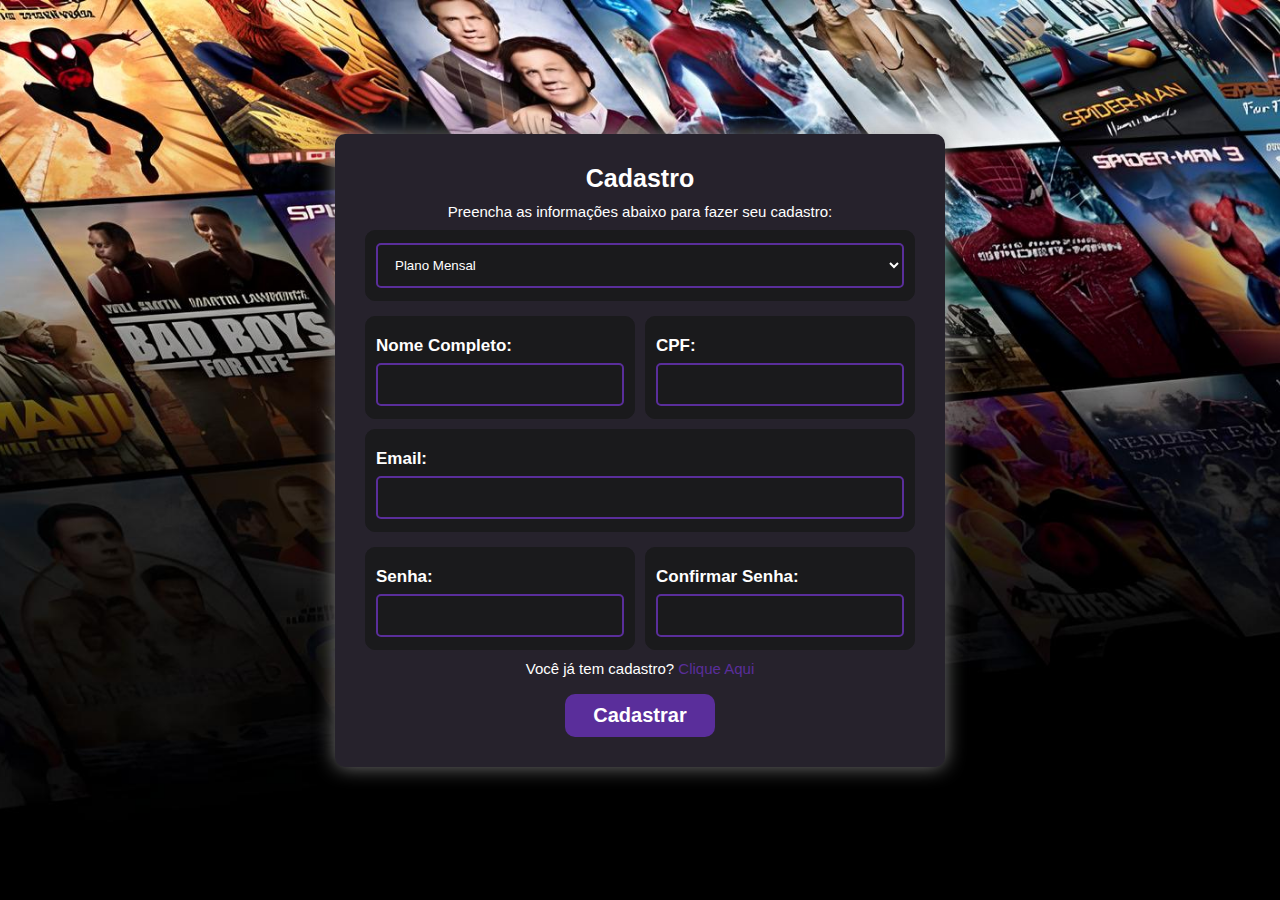
<file: cadastro.html>
<!DOCTYPE html>
<html lang="pt-br">
<head>
    <meta charset="UTF-8">
    <meta name="viewport" content="width=device-width, initial-scale=1.0">
    <title>Cadastro</title>
    <link rel="stylesheet" href="style LOGIN CADASTRO.css">
</head>
<body>
    <div class="login">
        <div class="caixa">
            <h1>Cadastro</h1>
            <p>Preencha as informações abaixo para fazer seu cadastro:</p>
            <form action="catalogo.html" method="get">
                <div class="login-grupo">
                    <select name="planos" id="Iplanos">
                        <option value="plano1">Plano Mensal</option>
                        <option value="plano2">Plano Anual</option>
                    </select>
                </div>
                <div class="colunas">
                    <div class="login-grupo">
                        <label for="nome">Nome Completo:</label>
                        <input type="text" name="nome" id="nome" required>
                    </div>
                    <div class="login-grupo">
                        <label for="cpf">CPF:</label>
                        <input type="text" maxlength="11" name="cpf" id="cpf" required>
                    </div>
                </div>
                <div class="login-grupo">
                    <label for="Iemail">Email:</label>
                    <input type="email" name="email" id="Iemail" required>
                </div>
                <div class="colunas">
                    <div class="login-grupo">
                        <label for="Isenha">Senha:</label>
                        <input type="password" name="senha" id="Isenha" required>
                    </div>
                    <div class="login-grupo">
                        <label for="confirm-senha">Confirmar Senha:</label>
                        <input type="password" name="confirm-senha" id="confirm-senha" required>
                    </div>
                </div>
                <div>
                    <p>Você já tem cadastro? <a href="login.html">Clique Aqui</a></p>
                </div>
                <a href="login.html"><button type="submit" class="login-botao">Cadastrar</button></a>
            </form>
        </div>
    </div>
</body>
</html>
</file>
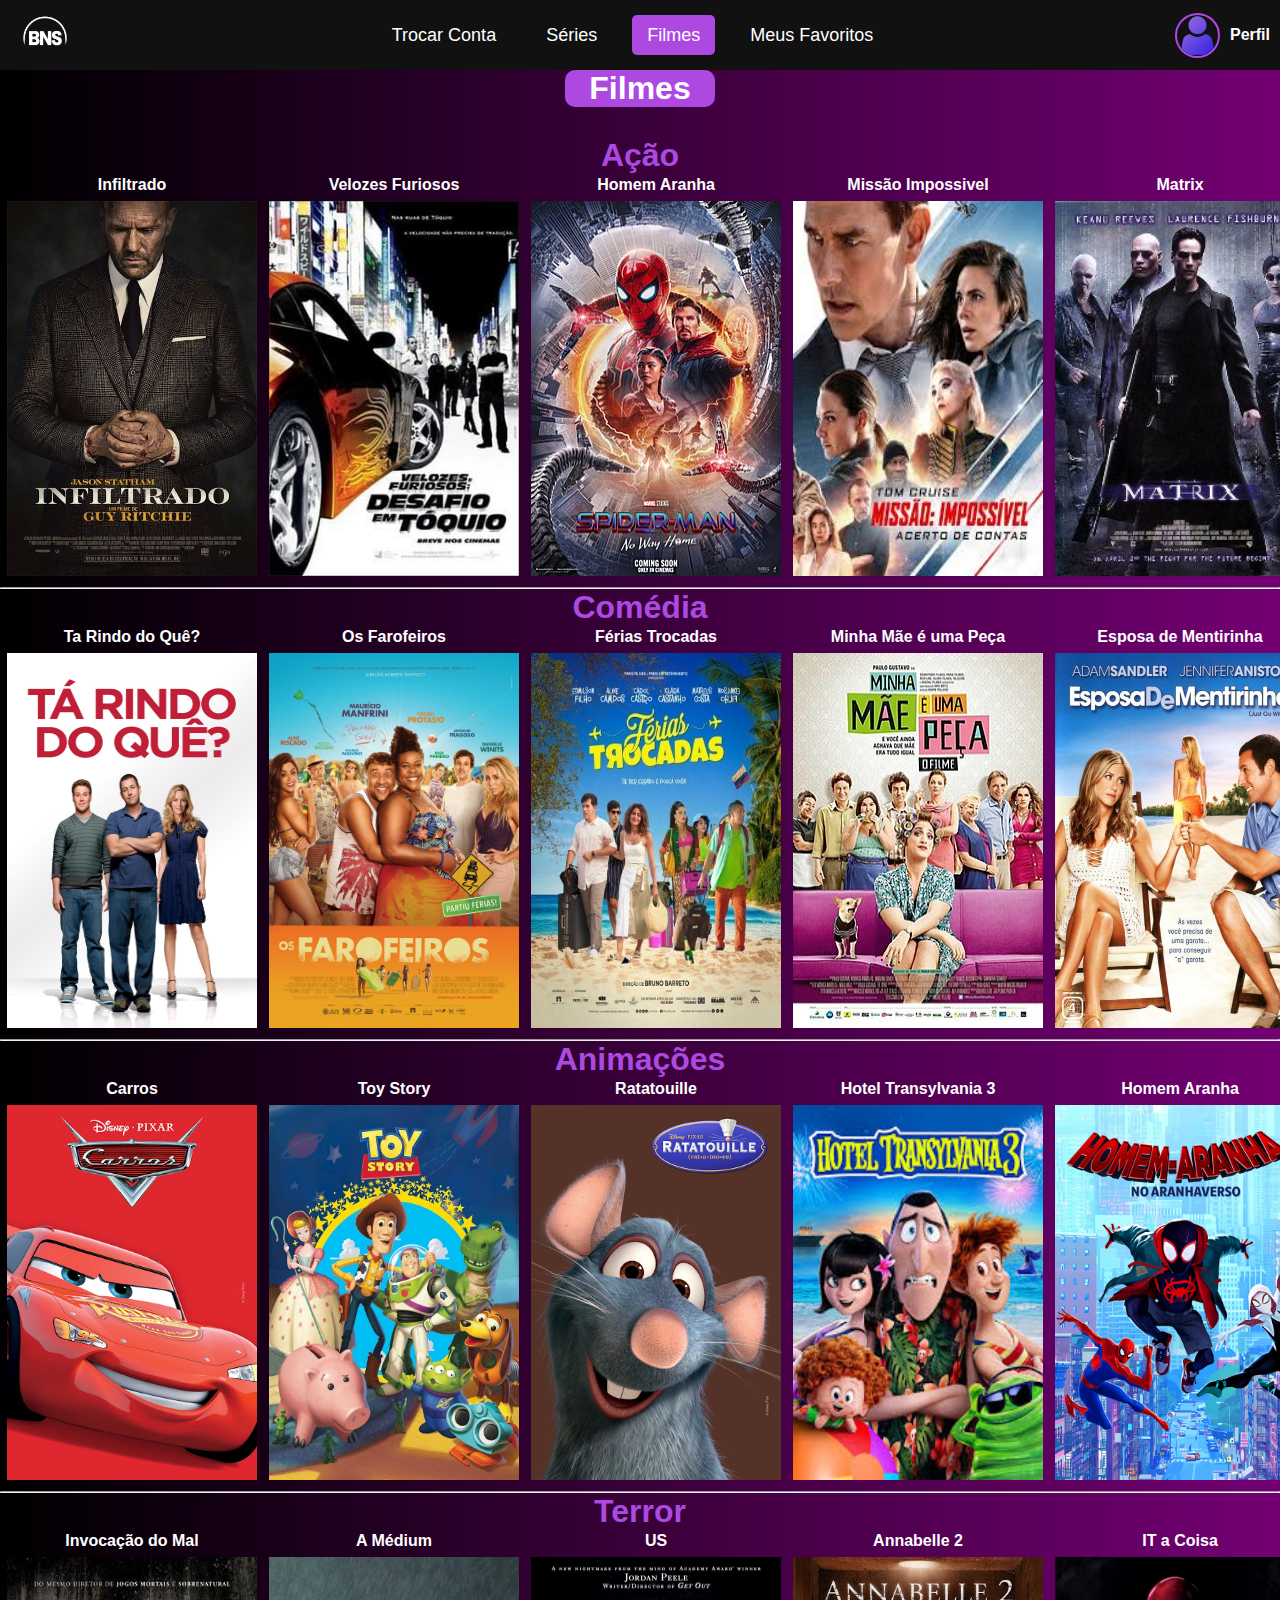
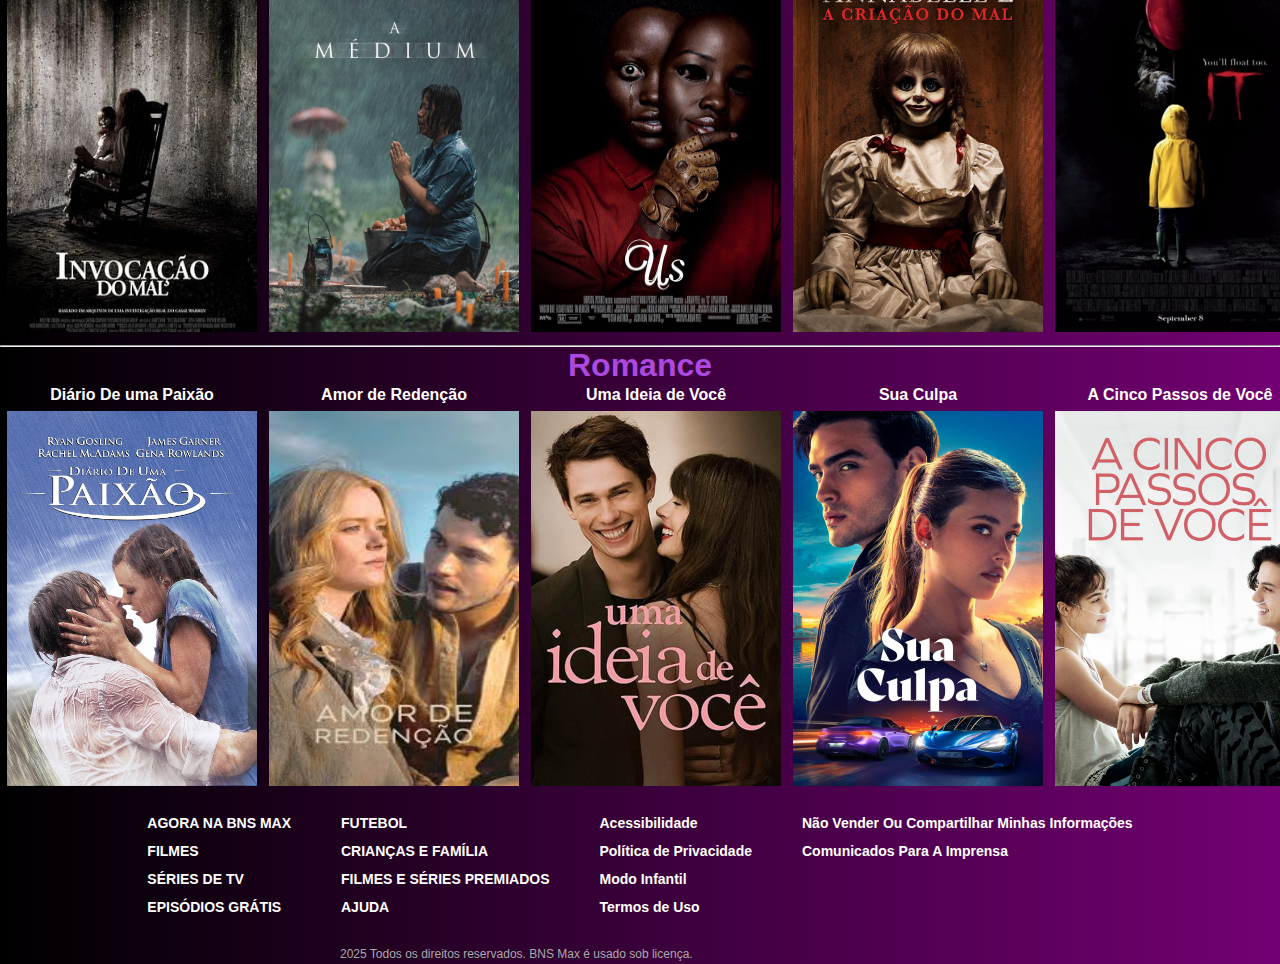
<file: catalogo.html>
<!DOCTYPE html>
<html lang="pt-br">
<head>
    <meta charset="UTF-8">
    <meta name="viewport" content="width=device-width, initial-scale=1.0">
    <title>Aba de Filmes</title>
    <link rel="icon" href="IMG/BNSmax.png" icon="image/x-icon">
    <link rel="stylesheet" href="catalogo.css">
</head>
    <style>
        * {
            margin: 0;
            padding: 0;
            box-sizing: border-box;
        }

        body {
            font-family: sans-serif;
            background-color: #1e1e1e;
        }

        header {
            display: flex;
            justify-content: space-between;
            align-items: center;
            background-color: #111;
            color: white;
            padding: 0px 10px;

        }

        .logo {
            display: flex;
            align-items: center;
        }

        .logo img {
            width: 70px;
            height: 70px;
            margin-right: 10px;
        }

        .logo span {
            font-size: 32px;
            font-weight: bold;
            color: #AD49E1;
        }

        nav ul {
            list-style: none;
            display: flex;
            gap: 20px;
        }

        nav a {
            text-decoration: none;
            color: white;
            font-size: 18px;
            transition: background-color 0.3s ease, color 0.3s ease;
            padding: 10px 15px;
            border-radius: 5px;
        }

        nav a:hover {
            background-color: white;
            color: #111;
        }

        /* Estilo para o item selecionado */
        nav a.active {
            background-color: #AD49E1;
            color: white;
        }
        .footer-links {
            display: flex;
            flex-wrap: wrap;
            justify-content: center;
            gap: 50px;
            margin-bottom: 30px;
        }

        .footer-links div {
            display: flex;
            flex-direction: column;
            gap: 12px;
            text-align: left;
        }

        .footer-links a {
            color: #fff;
            text-decoration: none;
            font-weight: 600;
            font-size: 14px;
            transition: all 0.3s ease;
            cursor: pointer; /* deixa com cara de link mesmo sem href */
        }

/* Efeito hover estilo HBO Max */
        .footer-links a:hover {
            color: #a56eff; /* roxo característico HBO Max */
            transform: scale(1.05); /* leve aumento ao passar o mouse */
        }

        .footer-bottom {
            font-size: 12px;
            color: #aaa;
            line-height: 1.6;
            max-width: 600px;
            margin: 0 auto;
}
        
    </style>

<body>
    <header>
    <div class="logo">
      <img src="IMG/BNSmaxSEMFUNDO.png" alt="Logo BNS Max">
    </div>

    <nav>
      <ul>
        <li><a href="contas.html">Trocar Conta</a></li>
                <li><a href="series.html">Séries</a></li>
                <li><a class="active">Filmes</a></li>
                <li><a href="lista-BNS.html">Meus Favoritos</a></li>
      </ul>
    </nav>

    <!-- PERFIL SIMULADO (usuário logado) -->
    <div class="perfil">
      <img src="IMG/cont1.png" alt="Foto de Perfil">
      <span>Perfil</span>
    </div>
  </header>
<center>
    <div class="filmes">
        <table>
        <div class="caixa">
            <h1>Filmes</h1>
        </div>
            <div class="titulos"><h1>Ação</h1></div>
            <tr>
                <th>Infiltrado</th>
                <th>Velozes Furiosos</th>
                <th>Homem Aranha</th>
                <th>Missão Impossivel</th>
                <th>Matrix</th>
                <th>Vingadores Ultimato</th>
                <th>The Batman</th>

            </tr>

            <tr>
                <td><div class="imagens"><a href="#infiltrado"><img src="IMG/acao1.jpg" alt="Infiltrado" class="zoom-img" width="250px" height="375px"></a></div></td>
                <td><div class="imagens"><a href="#velozes"><img src="IMG/acao2.jpg" alt="Velozes e Furiosos" class="zoom-img" width="250px" height="375px"></a></td>
                <td><div class="imagens"><a href="#homemaranha"><img src="IMG/acao3.jpg" alt="Homem Aranha" class="zoom-img" width="250px" height="375px"></a></td>
                <td><div class="imagens"><a href="#missao"><img src="IMG/acao4.jpg" alt="Missão Impossivel" class="zoom-img" width="250px" height="375px"></a></td>
                <td><div class="imagens"><a href="#matrix"><img src="IMG/acao5.jpg" alt="Matrix" class="zoom-img" width="250px" height="375px"></a></td>
                <td><div class="imagens"><a href="#vingadores"><img src="IMG/acao6.jpg" alt="Vingadores" class="zoom-img" width="250px" height="375px"></a></td>
                <td><div class="imagens"><a href="#batman"><img src="IMG/acao7.jpg" alt="Batman" class="zoom-img" width="250px" height="375px"></a></td>
            </tr>
            </div>
        </table>
        <hr>
        <table>
            <div class="titulos"><h1>Comédia</h1></div>
            <tr>
                <th>Ta Rindo do Quê?</th>
                <th>Os Farofeiros</th>
                <th>Férias Trocadas</th>
                <th>Minha Mãe é uma Peça</th>
                <th>Esposa de Mentirinha</th>
                <th>Este é o meu Garoto</th>
                <th>O Paizão</th>
            </tr>

            <tr>
                <td><div class="imagens"><a href="#tarindodoque"><img src="IMG/comedia1.jpg" alt="Ta Rindo do que" class="zoom-img" width="250px" height="375px"></a></td>
                <td><div class="imagens"><a href="#farofeiros"><img src="IMG/comedia2.jpg" alt="Os Farofeiros" class="zoom-img" width="250px" height="375px"></a></td>
                <td><div class="imagens"><a href="#ferias"><img src="IMG/comedia3.jpg" alt="Férias trocadas" class="zoom-img" width="250px" height="375px"></a></td>
                <td><div class="imagens"><a href="#minhamae"><img src="IMG/comedia4.jpg" alt="Minha Mãe é uma peça" class="zoom-img" width="250px" height="375px"></td>
                <td><div class="imagens"><a href="#esposa"><img src="IMG/comedia5.jpg" alt="Esposa de Mentirinha" class="zoom-img" width="250px" height="375px"></a></td>
                <td><div class="imagens"><a href="#meugaroto"><img src="IMG/comedia6.jpg" alt="Este é o meu Garoto" class="zoom-img" width="250px" height="375px"></td>
                <td><div class="imagens"><a href="#paizao"><img src="IMG/comedia7.jpg" alt="O Paizão" class="zoom-img" width="250px" height="375px"></a></td>
            </tr>
        </table>
        <hr>
        <table>
            <div class="titulos"><h1>Animações</h1></div>
            <tr>
                <th>Carros</th>
                <th>Toy Story</th>
                <th>Ratatouille</th>
                <th>Hotel Transylvania 3</th>
                <th>Homem Aranha</th>
                <th>Viva</th>
                <th>UP</th>
            </tr>

            <tr>
                <td><div class="imagens"><a href="#carros"><img src="IMG/infatntil1.jpg" alt="Carros" class="zoom-img" width="250px" height="375px"></a></td>
                <td><div class="imagens"><a href="toystory"><img src="IMG/infantil2.jpg" alt="Toy-Story" class="zoom-img" width="250px" height="375px"></a></td>
                <td><div class="imagens"><a href="#rato"><img src="IMG/infantil3.jpg" alt="Ratatouille" class="zoom-img" width="250px" height="375px"></a></td>
                <td><div class="imagens"><a href="#hotel"><img src="IMG/infantil4.jpg" alt="Hotel Transylvania" class="zoom-img" width="250px" height="375px"></a></td>
                <td><div class="imagens"><a href="#aranhaverso"><img src="IMG/infantil5.jpg" alt="Homem Aranha no Aranhaverso" class="zoom-img" width="250px" height="375px"></a></td>
                <td><div class="imagens"><a href="#viva"><img src="IMG/infantil6.jpg" alt="Viva" class="zoom-img" width="250px" height="375px"></a></td>
                <td><div class="imagens"><a href="#up"><img src="IMG/infantil7.jpg" alt="UP" class="zoom-img" width="250px" height="375px"></a></td>
            </tr>
        </table>
        <hr>
        <table>
            <div class="titulos"><h1>Terror</h1></div>
            <tr>
                <th>Invocação do Mal</th>
                <th>A Médium</th>
                <th>US</th>
                <th>Annabelle 2</th>
                <th>IT a Coisa</th>
                <th>A Entidade</th>
                <th>Rogai por nós</th>
            </tr>

            <tr>
                <td><div class="imagens"><a href="#invocacao"><img src="IMG/terror1.jpg" alt="Invocação do mal" class="zoom-img" width="250px" height="375px"></a></td>
                <td><div class="imagens"><a href="#medium"><img src="IMG/terror2.jpg" alt="A Médium" class="zoom-img" width="250px" height="375px"></a></td>
                <td><div class="imagens"><a href="#us"><img src="IMG/terror3.jpg" alt="US" class="zoom-img" width="250px" height="375px"></a></td>
                <td><div class="imagens"><a href="#annabelle"><img src="IMG/terror4.jpg" alt="Annabelle 2" class="zoom-img" width="250px" height="375px"></a></td>
                <td><div class="imagens"><a href="#it"><img src="IMG/terror5.jpg" alt="IT a Coisa" class="zoom-img" width="250px" height="375px"></a></td>
                <td><div class="imagens"><a href="#entidade"><img src="IMG/terror6.jpg" alt="A Entidade" class="zoom-img" width="250px" height="375px"></a></td>
                <td><div class="imagens"><a href="#rogai"><img src="IMG/terror7.jpg" alt="Rogai por nós" class="zoom-img" width="250px" height="375px"></a></td>
            <tr>
        </table>
        <hr>
        <table>
            <div class="titulos"><h1>Romance</h1></div>
            <tr>
                <th>Diário De uma Paixão</th>
                <th>Amor de Redenção</th>
                <th>Uma Ideia de Você</th>
                <th>Sua Culpa</th>
                <th>A Cinco Passos de Você</th>
                <th>Como eu era antes de você</th>
                <th>Amor de Aluguel</th>
            </tr>
        
            <tr>
                <td><div class="imagens"><a href="#diario"><img src="IMG/romance1.jpg" alt="Diário de uma paixão" class="zoom-img" width="250px" height="375px"></a></td>
                <td><div class="imagens"><a href="#amor"><img src="IMG/romance2.jpg" alt="Amor de Redenção" class="zoom-img" width="250px" height="375px"></a></td>
                <td><div class="imagens"><a href="#ideia"><img src="IMG/romance3.jpg" alt="Uma Ideia de Você" class="zoom-img" width="250px" height="375px"></a></td>
                <td><div class="imagens"><a href="#suaculpa"><img src="IMG/romance4.jpg" alt="Sua Culpa" class="zoom-img" width="250px" height="375px"></a></td>
                <td><div class="imagens"><a href="#passos"><img src="IMG/romance5.jpg" alt="A cinco passos de Você" class="zoom-img" width="250px" height="375px"></td>
                <td><div class="imagens"><a href="#antes"><img src="IMG/romance6.jpg" alt="Como eu era antes de você" class="zoom-img" width="250px" height="375px"></td>
                <td><div class="imagens"><a href="#aluguel"><img src="IMG/romance7.jpg" alt="Amor de Aluguel" class="zoom-img" width="250px" height="375px"></a></td>
            </tr>
        </table>
    </div>
    <div id="infiltrado" class="detalhes-container">
        <a href="#" class="fechar">X</a>
        <div class="conteudo-detalhes">
            <img src="IMG/acao1.jpg" alt="Pôster de Infiltrado">
            <div>
                <h2>Infiltrado</h2>
                <p><strong>Duração:</strong> 1h 59min</p>
                <p><strong>Avaliação:</strong> 7.1/10 (IMDb)</p>
                <p><strong>Sinopse:</strong> Um personagem misteriosamente estoico é contratado como segurança por uma empresa de caminhões de dinheiro responsável por transportar muito dinheiro por Los Angeles toda semana..</p>
            </div>
            <button type="button" class="botao-assista">Assista Agora</button>
        </div>
    </div>

    <div id="velozes" class="detalhes-container">
        <a href="#" class="fechar">X</a>
        <div class="conteudo-detalhes">
            <img src="IMG/acao2.jpg" alt="Pôster de Velozes e Furiosos">
            <div>
                <h2>Velozes & Furiosos: Desafio em Tóquio</h2>
                <p><strong>Duração:</strong> 1h 44min</p>
                <p><strong>Avaliação:</strong> 6.1/10 (IMDb)</p>
                <p><strong>Sinopse:</strong> Um adolescente mora com seu pai em Tóquio para evitar uma sentença de prisão na América. Ele se torna um grande competidor no mundo das corridas de drift.</p>
            </div>
            <button type="button" class="botao-assista">Assista Agora</button>
        </div>
    </div>
    
    <div id="homemaranha" class="detalhes-container">
        <a href="#" class="fechar">X</a>
        <div class="conteudo-detalhes">
            <img src="IMG/acao3.jpg" alt="Pôster de Homem-Aranha">
            <div>
                <h2>Homem-Aranha: Sem Volta para Casa</h2>
                <p><strong>Duração:</strong> 2h 28min</p>
                <p><strong>Avaliação:</strong> 8.2/10 (IMDb)</p>
                <p><strong>Sinopse:</strong> Com a identidade do Homem-Aranha revelada, Peter pede ajuda ao Doutor Estranho. Quando um feitiço dá errado, inimigos perigosos de outros mundos começam a aparecer.</p>
            </div>
            <button type="button" class="botao-assista">Assista Agora</button>
        </div>
    </div>

    <div id="missao" class="detalhes-container">
        <a href="#" class="fechar">X</a>
        <div class="conteudo-detalhes">
            <img src="IMG/acao4.jpg" alt="Pôster de Missão Impossível">
            <div>
                <h2>Missão: Impossível - Acerto de Contas Parte Um</h2>
                <p><strong>Duração:</strong> 2h 43min</p>
                <p><strong>Avaliação:</strong> 7.6/10 (IMDb)</p>
                <p><strong>Sinopse:</strong> Ethan Hunt e seu grupo do IMF embarcam na missão mais arriscada até agora: localizar uma nova arma aterrorizante que ameaça toda a humanidade antes que caia nas mãos erradas.</p>
            </div>
            <button type="button" class="botao-assista">Assista Agora</button>
        </div>
    </div>


    <div id="matrix" class="detalhes-container">
        <a href="#" class="fechar">X</a>
        <div class="conteudo-detalhes">
            <img src="IMG/acao5.jpg" alt="Pôster de Matrix">
            <div>
                <h2>Matrix</h2>
                <p><strong>Duração:</strong> 2h 16min</p>
                <p><strong>Avaliação:</strong> 8.7/10 (IMDb)</p>
                <p><strong>Sinopse:</strong> Um hacker aprende com os misteriosos rebeldes sobre a verdadeira natureza de sua realidade e seu papel na guerra contra seus controladores.</p>
            </div>
            <button type="button" class="botao-assista">Assista Agora</button>
        </div>
    </div>

    <div id="vingadores" class="detalhes-container">
        <a href="#" class="fechar">X</a>
        <div class="conteudo-detalhes">
            <img src="IMG/acao6.jpg" alt="Pôster de Vingadores">
            <div>
                <h2>Vingadores: Ultimato</h2>
                <p><strong>Duração:</strong> 3h 01min</p>
                <p><strong>Avaliação:</strong> 8.4/10 (IMDb)</p>
                <p><strong>Sinopse:</strong> Após os eventos devastadores de Vingadores: Guerra Infinita (2018) , o universo está em ruínas. Com a ajuda dos aliados restantes, os Vingadores se reúnem novamente para reverter as ações de Thanos e restaurar o equilíbrio do universo.</p>
            </div>
            <button type="button" class="botao-assista">Assista Agora</button>
        </div>
    </div>


    <div id="batman" class="detalhes-container">
        <a href="#" class="fechar">X</a>
        <div class="conteudo-detalhes">
            <img src="IMG/acao7.jpg" alt="Pôster de Batman">
            <div>
                <h2>The Batman</h2>
                <p><strong>Duração:</strong> 2h 56min</p>
                <p><strong>Avaliação:</strong> 7.8/10 (IMDb)</p>
                <p><strong>Sinopse:</strong>Quando um assassino em série sádico começa a assassinar figuras políticas importantes em Gotham, o Batman é forçado a investigar a corrupção oculta da cidade e questionar o envolvimento de sua família.</p>
            </div>
            <button type="button" class="botao-assista">Assista Agora</button>
        </div>
    </div>


    <div id="tarindodoque" class="detalhes-container">
        <a href="#" class="fechar">X</a>
        <div class="conteudo-detalhes">
            <img src="IMG/comedia1.jpg" alt="Pôster de Tá Rindo do Que">
            <div>
                <h2>Tá Rindo do Que?</h2>
                <p><strong>Duração:</strong> 2h 26min</p>
                <p><strong>Avaliação:</strong> 6.3/10 (IMDb)</p>
                <p><strong>Sinopse:</strong> Quando o experiente comediante George Simmons descobre sua condição terminal, seu desejo de formar uma amizade genuína o leva a tomar um ator baixo sua asa.</p>
            </div>
            <button type="button" class="botao-assista">Assista Agora</button>
        </div>
    </div>
    

    <div id="farofeiros" class="detalhes-container">
        <a href="#" class="fechar">X</a>
        <div class="conteudo-detalhes">
            <img src="IMG/comedia2.jpg" alt="Pôster de Farofeiros">
            <div>
                <h2>Os Farofeiros</h2>
                <p><strong>Duração:</strong> 1h 43min</p>
                <p><strong>Avaliação:</strong> 6.0/10 (IMDb)</p>
                <p><strong>Sinopse:</strong> As coisas se voltam caóticas quando quatro colegas decidem curtir das ferias numa casa na praia com suas familias.</p>
            </div>
            <button type="button" class="botao-assista">Assista Agora</button>
        </div>
    </div>

    <div id="ferias" class="detalhes-container">
        <a href="#" class="fechar">X</a>
        <div class="conteudo-detalhes">
            <img src="IMG/comedia3.jpg" alt="Pôster de Ferias Trocadas">
            <div>
                <h2>Férias Trocadas</h2>
                <p><strong>Duração:</strong> 1h 37min</p>
                <p><strong>Avaliação:</strong> 5.6/10 (IMDb)</p>
                <p><strong>Sinopse:</strong> José Eduardo é dono de uma escolinha de futebol e ganha numa rifa uma viagem com a mulher e a filha blogueira para Cartagena</p>
            </div>
            <button type="button" class="botao-assista">Assista Agora</button>
        </div>
    </div>


    <div id="minhamae" class="detalhes-container">
        <a href="#" class="fechar">X</a>
        <div class="conteudo-detalhes">
            <img src="IMG/comedia4.jpg" alt="Pôster de Minha Mãe é Uma Peça">
            <div>
                <h2>Minha Mãe é uma Peça: O Filme</h2>
                <p><strong>Duração:</strong> 1h 24min</p>
                <p><strong>Avaliação:</strong> 6.9/10 (IMDb)</p>
                <p><strong>Sinopse:</strong> Depois de outra briga com os filhos, Dona Hermínia decide tirar um tempo deles e se esconde na casa de sua tia, onde se lembra dos filhos em um momento em que ainda precisavam dela.</p>
            </div>
            <button type="button" class="botao-assista">Assista Agora</button>
        </div>
    </div>

    <div id="esposa" class="detalhes-container">
        <a href="#" class="fechar">X</a>
        <div class="conteudo-detalhes">
            <img src="IMG/comedia5.jpg" alt="Pôster de Esposa de Mentirinha">
            <div>
                <h2>Esposa de Mentirinha</h2>
                <p><strong>Duração:</strong> 1h 57min</p>
                <p><strong>Avaliação:</strong> 6.4/10 (IMDb)</p>
                <p><strong>Sinopse:</strong> Numa viagem durante o fim de semana, um médico convençe a sua assistente de fingir ser a ex esposa dele para cubrir a mentira que diz para sua namorada.</p>
            </div>
            <button type="button" class="botao-assista">Assista Agora</button>
        </div>
    </div>

    <div id="meugaroto" class="detalhes-container">
        <a href="#" class="fechar">X</a>
        <div class="conteudo-detalhes">
            <img src="IMG/comedia6.jpg" alt="Pôster de Este é o meu Garoto">
            <div>
                <h2>Este é o Meu Garoto</h2>
                <p><strong>Duração:</strong> 1h 56min</p>
                <p><strong>Avaliação:</strong> 5.6/10 (IMDb)</p>
                <p><strong>Sinopse:</strong>Na adolescência, Donny teve um filho, Todd, e o criou sozinho até o aniversário de 18 anos de Todd. Agora, Donny reaparece pouco antes do casamento de Todd, após anos separados, fazendo o mundo do futuro noivo desabar.</p>
            </div>
            <button type="button" class="botao-assista">Assista Agora</button>
        </div>
    </div>

    <div id="paizao" class="detalhes-container">
        <a href="#" class="fechar">X</a>
        <div class="conteudo-detalhes">
            <img src="IMG/comedia7.jpg" alt="Pôster de O Paizão">
            <div>
                <h2>O Paizão</h2>
                <p><strong>Duração:</strong> 1h 33min</p>
                <p><strong>Avaliação:</strong> 6.4/10 (IMDb)</p>
                <p><strong>Sinopse:</strong> Um graduado preguiçoso de faculdade de direito adota uma criança para impressionar sua namorada, mas tudo não vai de acordo com o plano e ele se torna o pai adotivo desastroso.</p>
            </div>
            <button type="button" class="botao-assista">Assista Agora</button>
        </div>
    </div>
    <div id="carros" class="detalhes-container">
        <a href="#" class="fechar">X</a>
        <div class="conteudo-detalhes">
            <img src="IMG/infatntil1.jpg" alt="Pôster de Carros">
            <div>
                <h2>Carros</h2>
                <p><strong>Duração:</strong> 1h 56min</p>
                <p><strong>Avaliação:</strong> 7.3/10 (IMDb)</p>
                <p><strong>Sinopse:</strong> Um carro de corridas chamado Relâmpago McQueen é desviado para Radiator Springs, onde ele encontra o verdadeiro significado da amizade e da família.</p>
            </div>
            <button type="button" class="botao-assista">Assista Agora</button>
        </div>
    </div>

    <div id="toystory" class="detalhes-container">
        <a href="#" class="fechar">X</a>
        <div class="conteudo-detalhes">
            <img src="IMG/infantil2.jpg" alt="Pôster de Toy Story">
            <div>
                <h2>Toy Story</h2>
                <p><strong>Duração:</strong> 1h 21min</p>
                <p><strong>Avaliação:</strong> 8.3/10 (IMDb)</p>
                <p><strong>Sinopse:</strong> Um boneco cowboy fica profundamente ciumento quando um novo boneco de ação de astronauta o suplanta como o brinquedo mais popular no quarto de um menino. Quando as circunstâncias os separam de seu dono, a dupla precisa deixar de lado suas diferenças para retornar a ele..</p>
            </div>
            <button type="button" class="botao-assista">Assista Agora</button>
        </div>
    </div>

    <div id="rato" class="detalhes-container">
        <a href="#" class="fechar">X</a>
        <div class="conteudo-detalhes">
            <img src="IMG/infantil3.jpg" alt="Pôster de Ratatouille">
            <div>
                <h2>Ratatouille</h2>
                <p><strong>Duração:</strong> 1h 51min</p>
                <p><strong>Avaliação:</strong> 8.1/10 (IMDb)</p>
                <p><strong>Sinopse:</strong> Um rato que pode cozinhar forja uma aliança incomum com um jovem garoto em um famoso restaurante em Paris.</p>
            </div>
            <button type="button" class="botao-assista">Assista Agora</button>
        </div>
    </div>

    <div id="hotel" class="detalhes-container">
        <a href="#" class="fechar">X</a>
        <div class="conteudo-detalhes">
            <img src="IMG/infantil4.jpg" alt="Pôster de Hotel Transilvânia 3">
            <div>
                <h2>Hotel Transilvânia 3: Férias Monstruosas</h2>
                <p><strong>Duração:</strong> 1h 37min</p>
                <p><strong>Avaliação:</strong> 6.3/10 (IMDb)</p>
                <p><strong>Sinopse:</strong> O Conde Drácula e seus companheiros participam de um cruzeiro por monstros amantes do mar, sem saber que seu navio está sendo requisitado pela família Van Helsing, que odeia os monstros.</p>
            </div>
            <button type="button" class="botao-assista">Assista Agora</button>
        </div>
    </div>

    <div id="aranhaverso" class="detalhes-container">
        <a href="#" class="fechar">X</a>
        <div class="conteudo-detalhes">
            <img src="IMG/infantil5.jpg" alt="Pôster de Homem-Aranha Aranhaverso">
            <div>
                <h2>Homem-Aranha: No Aranhaverso</h2>
                <p><strong>Duração:</strong> 1h 57min</p>
                <p><strong>Avaliação:</strong> 8.4/10 (IMDb)</p>
                <p><strong>Sinopse:</strong> Após ser mordido por uma aranha radioativa, Miles Morales se torna o Homem-Aranha de sua dimensão. Ele precisa se juntar a outras versões do herói de universos paralelos para salvar toda a realidade.</p>
            </div>
            <button type="button" class="botao-assista">Assista Agora</button>
        </div>
    </div>

    <div id="viva" class="detalhes-container">
        <a href="#" class="fechar">X</a>
        <div class="conteudo-detalhes">
            <img src="IMG/infantil6.jpg" alt="Pôster de Viva: A Vida é uma festa">
            <div>
                <h2>Viva: A Vida é uma Festa</h2>
                <p><strong>Duração:</strong> 1h 45min</p>
                <p><strong>Avaliação:</strong> 8.4/10 (IMDb)</p>
                <p><strong>Sinopse:</strong> O aspirante a músico Miguel, confrontado com a proibição ancestral da música pela sua família, entra na Terra dos Mortos para encontrar o seu tataravô, um cantor lendário.</p>
            </div>
            <button type="button" class="botao-assista">Assista Agora</button>
        </div>
    </div>

    <div id="up" class="detalhes-container">
        <a href="#" class="fechar">X</a>
        <div class="conteudo-detalhes">
            <img src="IMG/infantil7.jpg" alt="Pôster de UP: Altas Aventuras">
            <div>
                <h2>Up: Altas Aventuras</h2>
                <p><strong>Duração:</strong> 1h 36min</p>
                <p><strong>Avaliação:</strong> 8.3/10 (IMDb)</p>
                <p><strong>Sinopse:</strong> Carl Fredricksen, de 78 anos, viaja para a América do Sul com sua casa, inadvertidamente levando um menino com ele.</p>
            </div>
            <button type="button" class="botao-assista">Assista Agora</button>
        </div>
    </div>

    <div id="invocacao" class="detalhes-container">
        <a href="#" class="fechar">X</a>
        <div class="conteudo-detalhes">
            <img src="IMG/terror1.jpg" alt="Pôster de Invocação do Mal">
            <div>
                <h2>Invocação do Mal</h2>
                <p><strong>Duração:</strong> 1h 52min</p>
                <p><strong>Avaliação:</strong> 7.5/10 (IMDb)</p>
                <p><strong>Sinopse:</strong> Os invesitgadores de actividades paranormais, Ed e Lorraine Warren, trabalham para ajudar a uma familia aterrorizada por uma escura presença na sua casa.</p>
            </div>
            <button type="button" class="botao-assista">Assista Agora</button>
        </div>
    </div>

    <div id="medium" class="detalhes-container">
        <a href="#" class="fechar">X</a>
        <div class="conteudo-detalhes">
            <img src="IMG/terror2.jpg" alt="Pôster de A Médium">
            <div>
                <h2>A Médium</h2>
                <p><strong>Duração:</strong> 2h 10min</p>
                <p><strong>Avaliação:</strong> 6.5/10 (IMDb)</p>
                <p><strong>Sinopse:</strong> Uma história assustadora sobre a herança de um xamã na região de Isan, na Tailândia. O que pode estar a possuir um membro da família pode não ser a Deusa que eles dizem ser.</p>
            </div>
            <button type="button" class="botao-assista">Assista Agora</button>
        </div>
    </div>

    <div id="us" class="detalhes-container">
        <a href="#" class="fechar">X</a>
        <div class="conteudo-detalhes">
            <img src="IMG/terror3.jpg" alt="Pôster de Nós">
            <div>
                <h2>Nós</h2>
                <p><strong>Duração:</strong> 1h 56min</p>
                <p><strong>Avaliação:</strong> 6.8/10 (IMDb)</p>
                <p><strong>Sinopse:</strong> As serenas férias de praia de uma família transformam-se em caos quando os seus duplos aparecem e começam a aterrorizá-los.</p>
            </div>
            <button type="button" class="botao-assista">Assista Agora</button>
        </div>
    </div>

    <div id="annabelle" class="detalhes-container">
        <a href="#" class="fechar">X</a>
        <div class="conteudo-detalhes">
            <img src="IMG/terror4.jpg" alt="Pôster de Annabelle 2">
            <div>
                <h2>Annabelle 2: A Criação do Mal</h2>
                <p><strong>Duração:</strong> 1h 49min</p>
                <p><strong>Avaliação:</strong> 6.5/10 (IMDb)</p>
                <p><strong>Sinopse:</strong> Doze anos após a trágica morte de sua filhinha, um fabricante de bonecas e sua esposa recebem em sua casa uma freira e várias meninas de um orfanato fechado, onde elas se tornam alvo da criação possuída do fabricante de bonecas, Annabelle.</p>
            </div>
            <button type="button" class="botao-assista">Assista Agora</button>
        </div>
    </div>

    <div id="it" class="detalhes-container">
        <a href="#" class="fechar">X</a>
        <div class="conteudo-detalhes">
            <img src="IMG/terror5.jpg" alt="Pôster de It: A Coisa">
            <div>
                <h2>It: A Coisa</h2>
                <p><strong>Duração:</strong> 2h 15min</p>
                <p><strong>Avaliação:</strong> 7.3/10 (IMDb)</p>
                <p><strong>Sinopse:</strong> Um grupo de garotos que sofre bullying se une para destruir um monstro que se disfarça de palhaço e ataca as crianças de sua pequena cidade.</p>
            </div>
            <button type="button" class="botao-assista">Assista Agora</button>
        </div>
    </div>

    <div id="entidade" class="detalhes-container">
        <a href="#" class="fechar">X</a>
        <div class="conteudo-detalhes">
            <img src="IMG/terror6.jpg" alt="Pôster de A Entidade">
            <div>
                <h2>A Entidade</h2>
                <p><strong>Duração:</strong> 1h 50min</p>
                <p><strong>Avaliação:</strong> 6.8/10 (IMDb)</p>
                <p><strong>Sinopse:</strong> Um polêmico escritor de histórias reais encontra uma caixa de filmes caseiros em Super 8 em sua nova casa, revelando que o caso de assassinato que ele está pesquisando pode ser obra de um assassino em série desconhecido cujo legado remonta à década de 1960.</p>
            </div>
            <button type="button" class="botao-assista">Assista Agora</button>
        </div>
    </div>

    <div id="rogai" class="detalhes-container">
        <a href="#" class="fechar">X</a>
        <div class="conteudo-detalhes">
            <img src="IMG/terror7.jpg" alt="Pôster de Rogai por Nós">
            <div>
                <h2>Rogai por Nós</h2>
                <p><strong>Duração:</strong> 1h 39min</p>
                <p><strong>Avaliação:</strong> 5.1/10 (IMDb)</p>
                <p><strong>Sinopse:</strong> Uma menina com deficiência auditiva recebe a visita da Virgem Maria e, de repente, consegue ouvir, falar e curar os doentes. À medida que as pessoas se aglomeram para testemunhar seus milagres, eventos aterrorizantes se desenrolam. Seriam obra da Virgem Maria ou algo muito mais sinistro?</p>
            </div>
            <button type="button" class="botao-assista">Assista Agora</button>
        </div>
    </div>

    <div id="diario" class="detalhes-container">
        <a href="#" class="fechar">X</a>
        <div class="conteudo-detalhes">
            <img src="IMG/romance1.jpg" alt="Pôster de Diário de uma Paixão">
            <div>
                <h2>Diário de uma Paixão</h2>
                <p><strong>Duração:</strong> 2h 03min</p>
                <p><strong>Avaliação:</strong> 7.8/10 (IMDb)</p>
                <p><strong>Sinopse:</strong> Um idoso lê para uma mulher com demência a história de dois jovens amantes cujo romance é ameaçado pela diferença nas respectivas classes sociais.</p>
            </div>
            <button type="button" class="botao-assista">Assista Agora</button>
        </div>
    </div>

    <div id="amor" class="detalhes-container">
        <a href="#" class="fechar">X</a>
        <div class="conteudo-detalhes">
            <img src="IMG/romance2.jpg" alt="Pôster de Amor de Redenção">
            <div>
                <h2>Amor de Redenção</h2>
                <p><strong>Duração:</strong> 2h 14min</p>
                <p><strong>Avaliação:</strong> 6.8/10 (IMDb)</p>
                <p><strong>Sinopse:</strong> Vendida à prostituição quando criança, Angel não sabe mais nada senão traição. Poderá o seu coração alguma vez ser consertado? Baseado no romance de Francine Rivers.</p>
            </div>
            <button type="button" class="botao-assista">Assista Agora</button>
        </div>
    </div>

    <div id="ideia" class="detalhes-container">
        <a href="#" class="fechar">X</a>
        <div class="conteudo-detalhes">
            <img src="IMG/romance3.jpg" alt="Pôster de Uma Ideia de Você">
            <div>
                <h2>Uma Ideia de Você</h2>
                <p><strong>Duração:</strong> 1h 55min</p>
                <p><strong>Avaliação:</strong> 6.3/10 (IMDb)</p>
                <p><strong>Sinopse:</strong> Solène, uma mãe solteira de 40 anos, começa um romance inesperado com Hayes Campbell, de 24 anos, vocalista do August Moon, a boy band mais popular do planeta.</p>
            </div>
            <button type="button" class="botao-assista">Assista Agora</button>
        </div>
    </div>

    <div id="suaculpa" class="detalhes-container">
        <a href="#" class="fechar">X</a>
        <div class="conteudo-detalhes">
            <img src="IMG/romance4.jpg" alt="Pôster de Sua Culpa">
            <div>
                <h2>Sua Culpa</h2>
                <p><strong>Duração:</strong> 1h 58min</p>
                <p><strong>Avaliação:</strong> 5.2/10 (IMDb)</p>
                <p><strong>Sinopse:</strong> Apesar dos esforços dos pais para separá-los, o amor de Noah e Nick parece inquebrável. Porém, o trabalho e a faculdade abrem suas vidas para novos relacionamentos.</p>
            </div>
            <button type="button" class="botao-assista">Assista Agora</button>
        </div>
    </div>

    <div id="passos" class="detalhes-container">
        <a href="#" class="fechar">X</a>
        <div class="conteudo-detalhes">
            <img src="IMG/romance5.jpg" alt="Pôster de A Cinco Passos">
            <div>
                <h2>A Cinco Passos de Você</h2>
                <p><strong>Duração:</strong> 1h 56min</p>
                <p><strong>Avaliação:</strong> 7.2/10 (IMDb)</p>
                <p><strong>Sinopse:</strong> Dois adolescentes com fibrose cística se encontram em um hospital e se apaixonam, mesmo que sua doença os obrigue a evitar contato físico.</p>
            </div>
            <button type="button" class="botao-assista">Assista Agora</button>
        </div>
    </div>

    <div id="antes" class="detalhes-container">
        <a href="#" class="fechar">X</a>
        <div class="conteudo-detalhes">
            <img src="IMG/romance6.jpg" alt="Pôster de Como Eu Era Antes de Você">
            <div>
                <h2>Como Eu Era Antes de Você</h2>
                <p><strong>Duração:</strong> 1h 50min</p>
                <p><strong>Avaliação:</strong> 7.4/10 (IMDb)</p>
                <p><strong>Sinopse:</strong>Uma garota forma um vínculo improvável com um homem recentemente paralisado que ela está cuidando.</p>
            </div>
            <button type="button" class="botao-assista">Assista Agora</button>
        </div>
    </div>

    <div id="aluguel" class="detalhes-container">
        <a href="#" class="fechar">X</a>
        <div class="conteudo-detalhes">
            <img src="IMG/romance7.jpg" alt="Pôster de Amor de Aluguel">
            <div>
                <h2>Amor de Aluguel</h2>
                <p><strong>Duração:</strong> 1h 40min</p>
                <p><strong>Avaliação:</strong> 5.3/10 (IMDb)</p>
                <p><strong>Sinopse:</strong> Um perdedor do ensino médio paga a uma líder de torcida para se fazer passar por sua namorada para que ele possa ser considerado legal.</p>
            </div>
            <button type="button" class="botao-assista">Assista Agora</button>
        </div>
    </div>
</center>
<br>
<footer>
        <div class="footer-links">
            <div>
                <a>AGORA NA BNS MAX</a>
                <a>FILMES</a>
                <a>SÉRIES DE TV</a>
                <a>EPISÓDIOS GRÁTIS</a>
            </div>
            <div>
                <a>FUTEBOL</a>
                <a>CRIANÇAS E FAMÍLIA</a>
                <a>FILMES E SÉRIES PREMIADOS</a>
                <a>AJUDA</a>
            </div>
            <div>
                <a>Acessibilidade</a>
                <a>Política de Privacidade</a>
                <a>Modo Infantil</a>
                <a>Termos de Uso</a>
            </div>
            <div>
                <a>Não Vender Ou Compartilhar Minhas Informações</a>
                <a>Comunicados Para A Imprensa</a>
            </div>
        </div>
    <div class="footer-bottom">
            2025 Todos os direitos reservados.
            BNS Max é usado sob licença.
    </div>
    </footer>
</body>

</html>
</file>
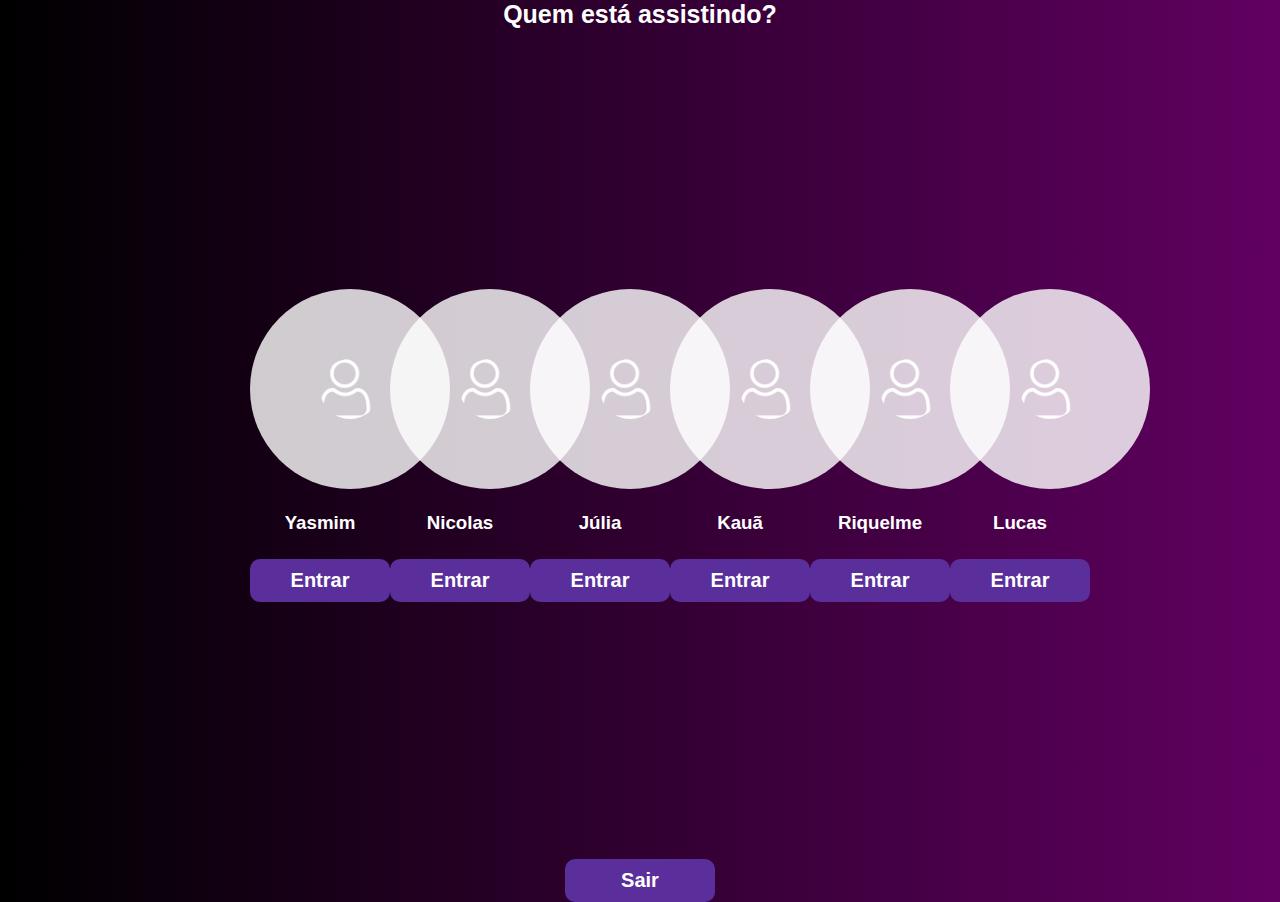
<file: contas.html>
<!DOCTYPE html>
<html lang="pt-br">
<head>
    <meta charset="UTF-8">
    <meta name="viewport" content="width=device-width, initial-scale=1.0">
    <title>Quem está assistindo?</title>
    <link rel="icon" href="IMG/BNSmax.png" icon="image/x-icon">
    <link rel="stylesheet" href="contas.css"> 
</head>
<body>
        <center>
            <h1>Quem está assistindo?</h1>
            <div class="perfis">
                <nav>
                    <ul>
                        <li>
                            <a>
                            <form action="catalogo.html" method="get">
                                <div class="zoom-img">
                                    <img class="borda" href="" src="IMG/perfil.png" alt="Imagem do perfil Yasmin">
                                    <h3>Yasmim</h3>
                                      <button type="submit" class="login-botao">Entrar</button>
                                </form>
                                </div>
                            </a>
                        </li>
                        <li>
                            <a>
                            <form action="catalogo.html" method="get">
                                <div class="zoom-img">
                                    <img class="borda" href="" src="IMG/perfil.png" alt="Imagem do perfil Nicolas">
                                    <h3>Nicolas</h3>
                                      <button type="submit" class="login-botao">Entrar</button>
                                </form>
                                </div>
                            </a>
                        </li>
                        <li>
                            <a>
                            <form action="catalogo.html" method="get">
                                <div class="zoom-img">
                                    <img class="borda" href="" src="IMG/perfil.png" alt="Imagem do perfil Julia">
                                    <h3>Júlia</h3>
                                      <button type="submit" class="login-botao">Entrar</button>
                                </form>
                                </div>
                            </a>
                        </li>
                        <li>
                            <a>
                            <form action="catalogo.html" method="get">
                                <div class="zoom-img">
                                    <img class="borda" href="" src="IMG/perfil.png" alt="Imagem do perfil Yasmin">
                                    <h3>Kauã</h3>
                                      <button type="submit" class="login-botao">Entrar</button>
                                </form>
                                </div>
                            </a>
                        </li>
                        <li>
                            <a>
                            <form action="catalogo.html" method="get">
                                <div class="zoom-img">
                                    <img class="borda" href="" src="IMG/perfil.png" alt="Imagem do perfil Riquelme">
                                    <h3>Riquelme</h3>
                                      <button type="submit" class="login-botao">Entrar</button>
                                </form>
                                </div>
                            </a>
                        </li>
                        <li>
                            <a>
                            <form action="catalogo.html" method="get">
                                <div class="zoom-img">
                                    <img class="borda" href="" src="IMG/perfil.png" alt="Imagem do perfil Lucas">
                                    <h3>Lucas</h3>
                                      <button type="submit" class="login-botao">Entrar</button>
                                </form>
                                </div>
                            </a>
                        </li>
                    </ul>
                </nav>
            </div>
                </main>
                <center>
                <form action="login.html" method="get">
            <button type="submit" class="login-botao">Sair</button>
                </form>
                </center>
            </body>
            </html>
        </center>
</file>
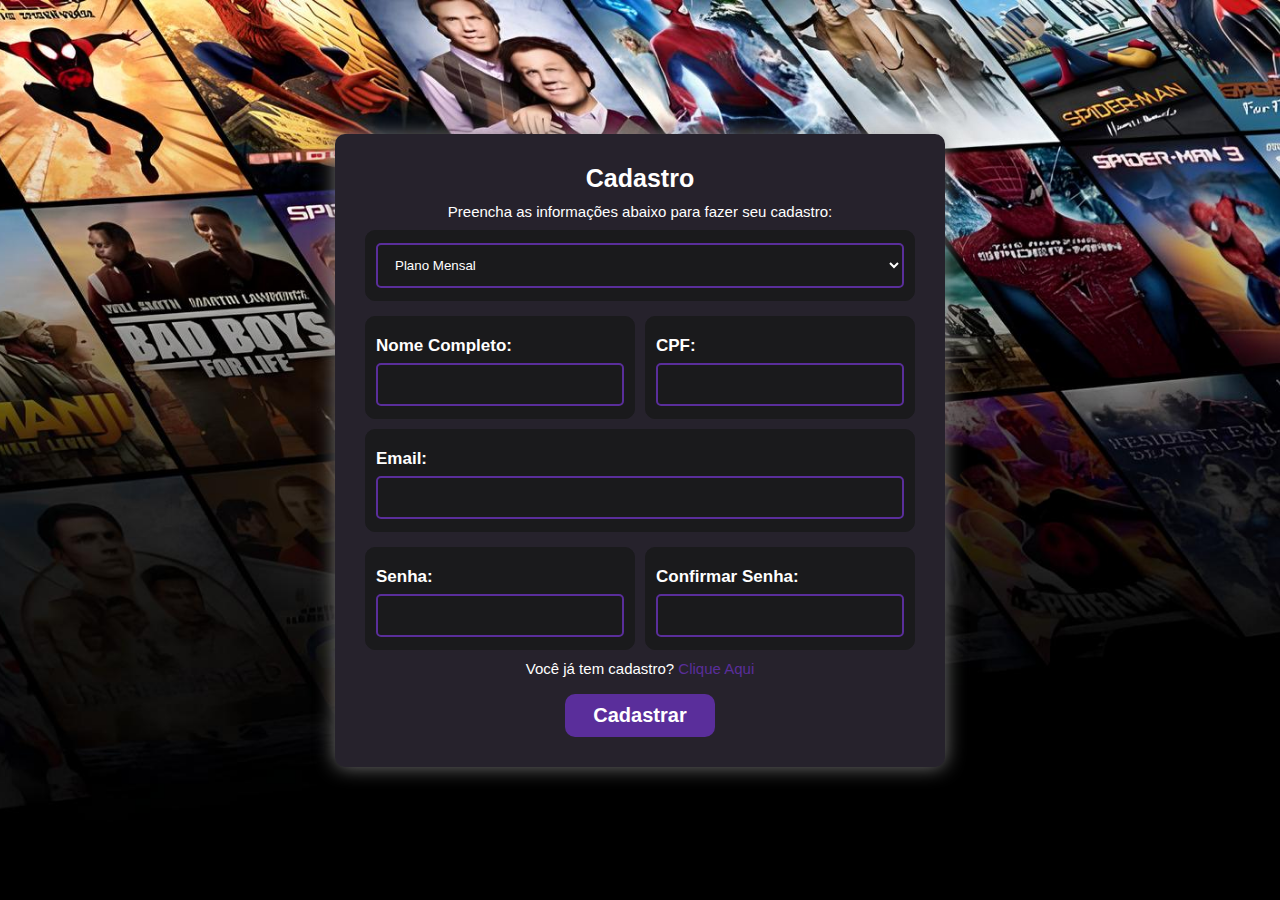
<file: index2.html>
<!DOCTYPE html>
<html lang="pt-br">
<head>
    <meta charset="UTF-8">
    <meta name="viewport" content="width=device-width, initial-scale=1.0">
    <title>cadastro.bns</title>
    <link rel="stylesheet" href="style LOGIN CADASTRO.css">
</head>
<body>
    <div class="login">
        <div class="caixa">
            <h1>Cadastro</h1>
            <p>Preencha as informações abaixo para fazer seu cadastro:</p>
            <form action="catlogo-BNS.html" method="get">
                <div class="login-grupo">
                    <select name="planos" id="Iplanos">
                        <option value="plano1">Plano Mensal</option>
                        <option value="plano2">Plano Anual</option>
                    </select>
                </div>
                <div class="colunas">
                    <div class="login-grupo">
                        <label for="nome">Nome Completo:</label>
                        <input type="text" name="nome" id="nome" required>
                    </div>
                    <div class="login-grupo">
                        <label for="cpf">CPF:</label>
                        <input type="text" maxlength="11" name="cpf" id="cpf" required>
                    </div>
                </div>
                <div class="login-grupo">
                    <label for="Iemail">Email:</label>
                    <input type="email" name="email" id="Iemail" required>
                </div>
                <div class="colunas">
                    <div class="login-grupo">
                        <label for="Isenha">Senha:</label>
                        <input type="password" name="senha" id="Isenha" required>
                    </div>
                    <div class="login-grupo">
                        <label for="confirm-senha">Confirmar Senha:</label>
                        <input type="password" name="confirm-senha" id="confirm-senha" required>
                    </div>
                </div>
                <div>
                    <p>Você já tem cadastro? <a href="login.html">Clique Aqui</a></p>
                </div>
                <a href="login.html"><button type="submit" class="login-botao">Cadastrar</button></a>
            </form>
        </div>
    </div>
</body>
</html>
</file>
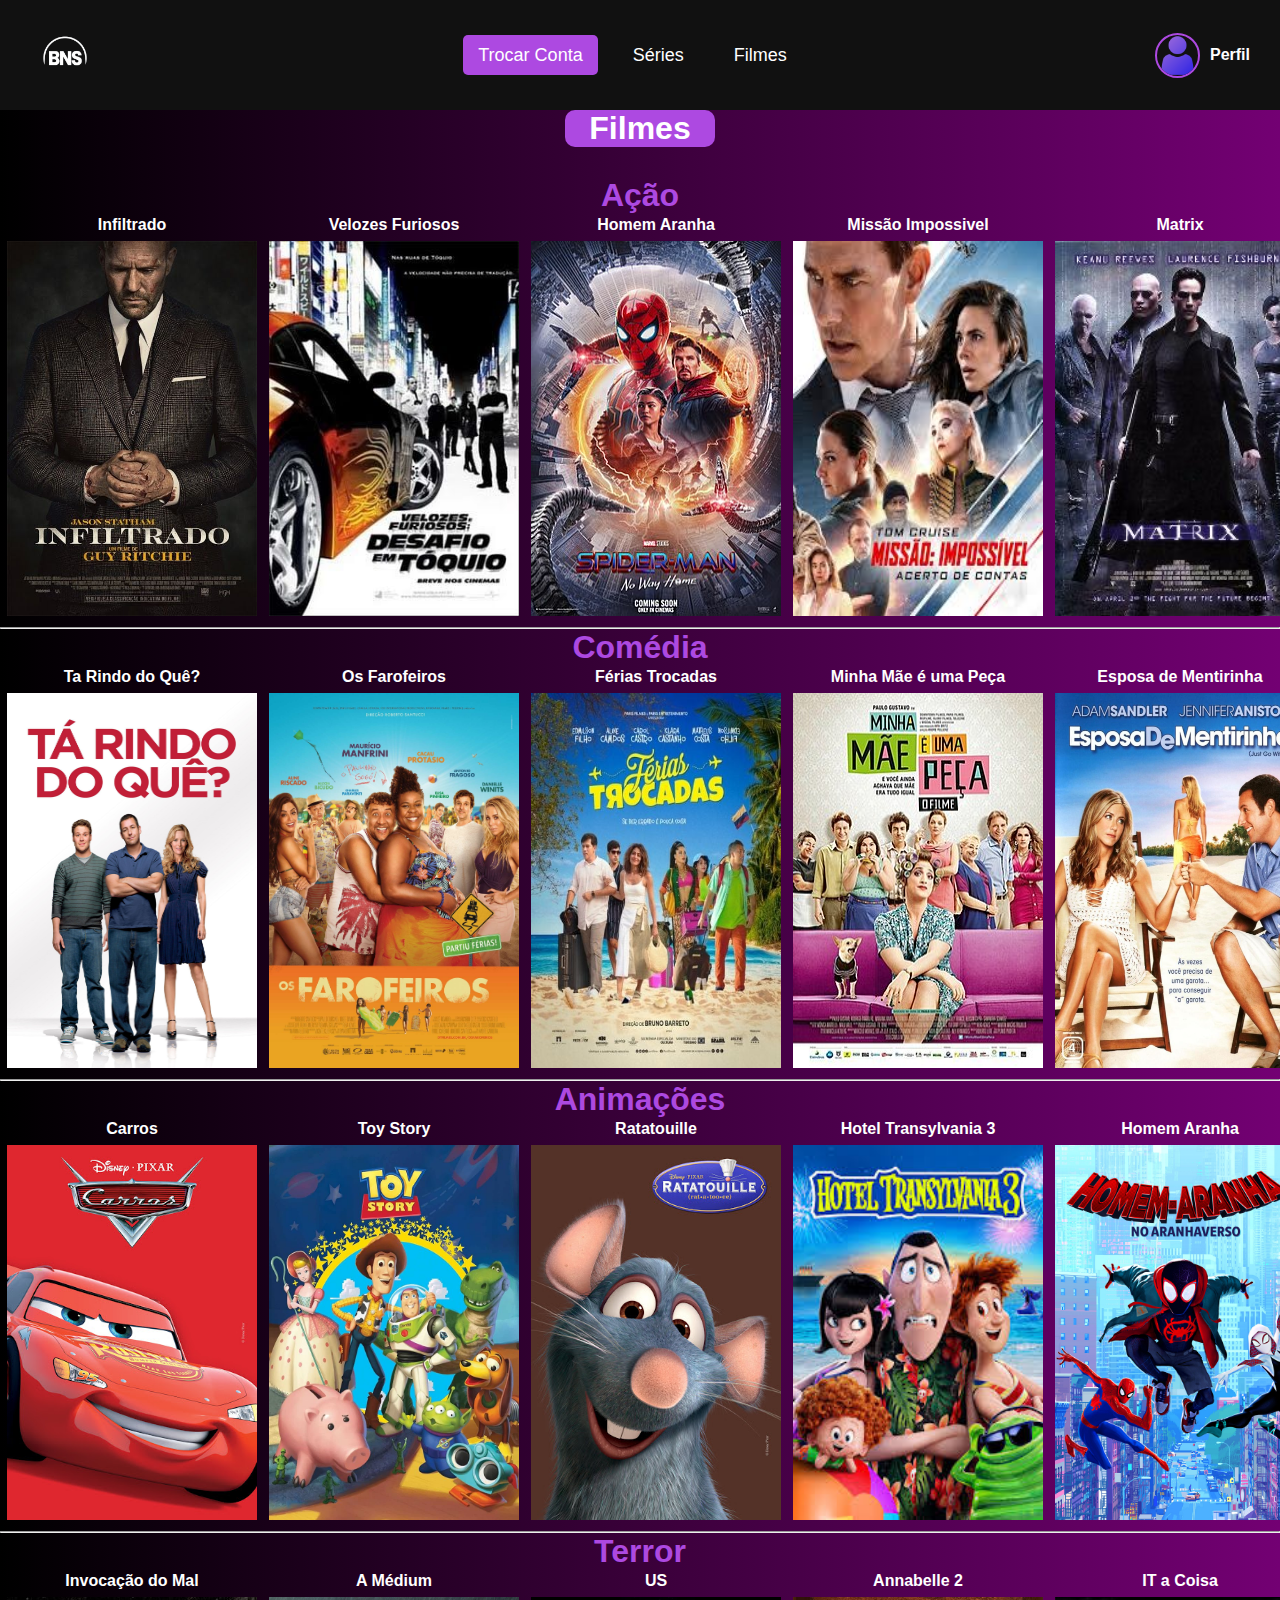
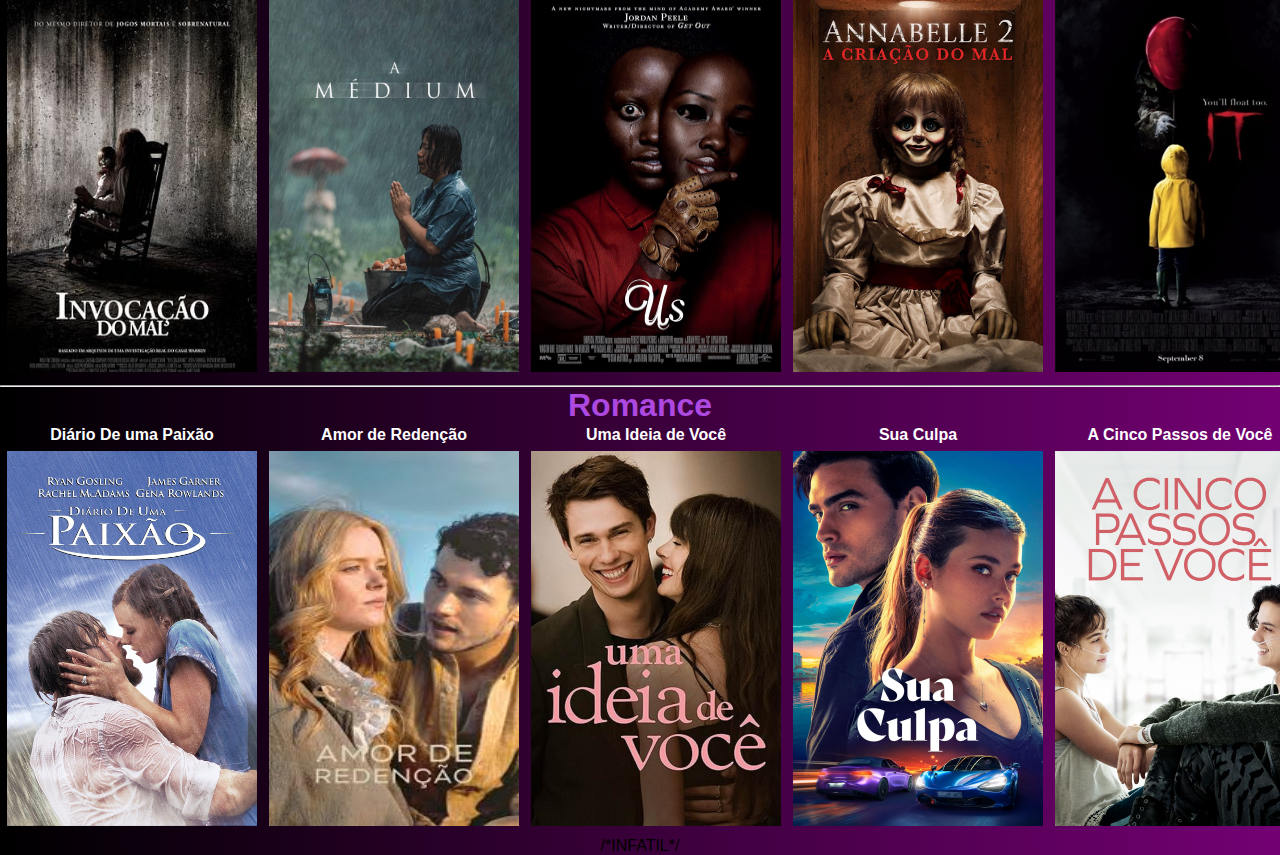
<file: index3.html>
<!DOCTYPE html>
<html lang="pt-br">
<head>
    <meta charset="UTF-8">
    <meta name="viewport" content="width=device-width, initial-scale=1.0">
    <title>Aba de Filmes</title>
    <link rel="icon" href="IMG/BNSmax.png" icon="image/x-icon">
    <link rel="stylesheet" href="catalogo.css">
    <header>
    <div class="logo">
      <img src="IMG/BNSmaxSEMFUNDO.png" alt="Logo BNS Max">
    </div>

    <nav>
      <ul>
        <li><a href="contas.html" class="active">Trocar Conta</a></li>
                <li><a href="series.html">Séries</a></li>
                <li><a href="catlogo-BNS.html">Filmes</a></li>
      </ul>
    </nav>

    <!-- PERFIL SIMULADO (usuário logado) -->
    <div class="perfil">
      <img src="IMG/cont1.png" alt="Foto de Perfil">
      <span>Perfil</span>
    </div>
  </header>

    <script>
        // Pega todos os links do menu
        const menuLinks = document.querySelectorAll('nav a');

        // Adiciona evento de clique em cada link
        menuLinks.forEach(link => {
            link.addEventListener('click', () => {
                // Remove a classe "active" de todos
                menuLinks.forEach(item => item.classList.remove('active'));

                // Adiciona a classe "active" no link clicado
                link.classList.add('active');
            });
        });
    </script>
    <style>
        /* Resetando estilos padrão */
        * {
            margin: 0;
            padding: 0;
            box-sizing: border-box;
        }

        body {
            font-family: sans-serif;
            background-color: #1e1e1e;
        }

        header {
            display: flex;
            justify-content: space-between;
            align-items: center;
            padding: 20px 30px;
            background-color: #111;
            color: white;
        }

        .logo {
            display: flex;
            align-items: center;
        }

        .logo img {
            width: 70px;
            height: 70px;
            margin-right: 10px;
        }

        .logo span {
            font-size: 32px;
            font-weight: bold;
            color: #AD49E1;
        }

        nav ul {
            list-style: none;
            display: flex;
            gap: 20px;
        }

        nav a {
            text-decoration: none;
            color: white;
            font-size: 18px;
            transition: background-color 0.3s ease, color 0.3s ease;
            padding: 10px 15px;
            border-radius: 5px;
        }

        nav a:hover {
            background-color: white;
            color: #111;
        }

        /* Estilo para o item selecionado */
        nav a.active {
            background-color: #AD49E1;
            color: white;
        }

        
    </style>

<body>

<center>
    <div class="filmes">
        <table>
        <div class="caixa">
            <h1>Filmes</h1>
        </div>
            <div class="titulos"><h1>Ação</h1></div>
            <tr>
                <th>Infiltrado</th>
                <th>Velozes Furiosos</th>
                <th>Homem Aranha</th>
                <th>Missão Impossivel</th>
                <th>Matrix</th>
                <th>Vingadores Ultimato</th>
                <th>The Batman</th>

            </tr>

            <tr>
                <td><div class="imagens"><a href="#infiltrado"><img src="IMG/acao1.jpg" alt="Infiltrado" class="zoom-img" width="250px" height="375px"></a></div></td>
                <td><div class="imagens"><a href="#velozes"><img src="IMG/acao2.jpg" alt="Velozes e Furiosos" class="zoom-img" width="250px" height="375px"></a></td>
                <td><div class="imagens"><a href="#homemaranha"><img src="IMG/acao3.jpg" alt="Homem Aranha" class="zoom-img" width="250px" height="375px"></a></td>
                <td><div class="imagens"><a href="#missao"><img src="IMG/acao4.jpg" alt="Missão Impossivel" class="zoom-img" width="250px" height="375px"></a></td>
                <td><div class="imagens"><a href="#matrix"><img src="IMG/acao5.jpg" alt="Matrix" class="zoom-img" width="250px" height="375px"></a></td>
                <td><div class="imagens"><a href="#vingadores"><img src="IMG/acao6.jpg" alt="Vingadores" class="zoom-img" width="250px" height="375px"></a></td>
                <td><div class="imagens"><a href="#batman"><img src="IMG/acao7.jpg" alt="Batman" class="zoom-img" width="250px" height="375px"></a></td>
            </tr>
            </div>
        </table>
        <hr>
        <table>
            <div class="titulos"><h1>Comédia</h1></div>
            <tr>
                <th>Ta Rindo do Quê?</th>
                <th>Os Farofeiros</th>
                <th>Férias Trocadas</th>
                <th>Minha Mãe é uma Peça</th>
                <th>Esposa de Mentirinha</th>
                <th>Este é o meu Garoto</th>
                <th>O Paizão</th>
            </tr>

            <tr>
                <td><div class="imagens"><a href="#tarindodoque"><img src="IMG/comedia1.jpg" alt="Ta Rindo do que" class="zoom-img" width="250px" height="375px"></a></td>
                <td><div class="imagens"><a href="#farofeiros"><img src="IMG/comedia2.jpg" alt="Os Farofeiros" class="zoom-img" width="250px" height="375px"></a></td>
                <td><div class="imagens"><a href="#ferias"><img src="IMG/comedia3.jpg" alt="Férias trocadas" class="zoom-img" width="250px" height="375px"></a></td>
                <td><div class="imagens"><a href="#minhamae"><img src="IMG/comedia4.jpg" alt="Minha Mãe é uma peça" class="zoom-img" width="250px" height="375px"></td>
                <td><div class="imagens"><a href="#esposa"><img src="IMG/comedia5.jpg" alt="Esposa de Mentirinha" class="zoom-img" width="250px" height="375px"></a></td>
                <td><div class="imagens"><a href="#meugaroto"><img src="IMG/comedia6.jpg" alt="Este é o meu Garoto" class="zoom-img" width="250px" height="375px"></td>
                <td><div class="imagens"><a href="#paizao"><img src="IMG/comedia7.jpg" alt="O Paizão" class="zoom-img" width="250px" height="375px"></a></td>
            </tr>
        </table>
        <hr>
        <table>
            <div class="titulos"><h1>Animações</h1></div>
            <tr>
                <th>Carros</th>
                <th>Toy Story</th>
                <th>Ratatouille</th>
                <th>Hotel Transylvania 3</th>
                <th>Homem Aranha</th>
                <th>Viva</th>
                <th>UP</th>
            </tr>

            <tr>
                <td><div class="imagens"><a href="#carros"><img src="IMG/infatntil1.jpg" alt="Carros" class="zoom-img" width="250px" height="375px"></a></td>
                <td><div class="imagens"><a href="toystory"><img src="IMG/infantil2.jpg" alt="Toy-Story" class="zoom-img" width="250px" height="375px"></a></td>
                <td><div class="imagens"><a href="#rato"><img src="IMG/infantil3.jpg" alt="Ratatouille" class="zoom-img" width="250px" height="375px"></a></td>
                <td><div class="imagens"><a href="#hotel"><img src="IMG/infantil4.jpg" alt="Hotel Transylvania" class="zoom-img" width="250px" height="375px"></a></td>
                <td><div class="imagens"><a href="#aranhaverso"><img src="IMG/infantil5.jpg" alt="Homem Aranha no Aranhaverso" class="zoom-img" width="250px" height="375px"></a></td>
                <td><div class="imagens"><a href="#viva"><img src="IMG/infantil6.jpg" alt="Viva" class="zoom-img" width="250px" height="375px"></a></td>
                <td><div class="imagens"><a href="#up"><img src="IMG/infantil7.jpg" alt="UP" class="zoom-img" width="250px" height="375px"></a></td>
            </tr>
        </table>
        <hr>
        <table>
            <div class="titulos"><h1>Terror</h1></div>
            <tr>
                <th>Invocação do Mal</th>
                <th>A Médium</th>
                <th>US</th>
                <th>Annabelle 2</th>
                <th>IT a Coisa</th>
                <th>A Entidade</th>
                <th>Rogai por nós</th>
            </tr>

            <tr>
                <td><div class="imagens"><a href="#invocacao"><img src="IMG/terror1.jpg" alt="Invocação do mal" class="zoom-img" width="250px" height="375px"></a></td>
                <td><div class="imagens"><a href="#medium"><img src="IMG/terror2.jpg" alt="A Médium" class="zoom-img" width="250px" height="375px"></a></td>
                <td><div class="imagens"><a href="#us"><img src="IMG/terror3.jpg" alt="US" class="zoom-img" width="250px" height="375px"></a></td>
                <td><div class="imagens"><a href="#annabelle"><img src="IMG/terror4.jpg" alt="Annabelle 2" class="zoom-img" width="250px" height="375px"></a></td>
                <td><div class="imagens"><a href="#it"><img src="IMG/terror5.jpg" alt="IT a Coisa" class="zoom-img" width="250px" height="375px"></a></td>
                <td><div class="imagens"><a href="#entidade"><img src="IMG/terror6.jpg" alt="A Entidade" class="zoom-img" width="250px" height="375px"></a></td>
                <td><div class="imagens"><a href="#rogai"><img src="IMG/terror7.jpg" alt="Rogai por nós" class="zoom-img" width="250px" height="375px"></a></td>
            <tr>
        </table>
        <hr>
        <table>
            <div class="titulos"><h1>Romance</h1></div>
            <tr>
                <th>Diário De uma Paixão</th>
                <th>Amor de Redenção</th>
                <th>Uma Ideia de Você</th>
                <th>Sua Culpa</th>
                <th>A Cinco Passos de Você</th>
                <th>Como eu era antes de você</th>
                <th>Amor de Aluguel</th>
            </tr>
        
            <tr>
                <td><div class="imagens"><a href="#diario"><img src="IMG/romance1.jpg" alt="Diário de uma paixão" class="zoom-img" width="250px" height="375px"></a></td>
                <td><div class="imagens"><a href="#amor"><img src="IMG/romance2.jpg" alt="Amor de Redenção" class="zoom-img" width="250px" height="375px"></a></td>
                <td><div class="imagens"><a href="#ideia"><img src="IMG/romance3.jpg" alt="Uma Ideia de Você" class="zoom-img" width="250px" height="375px"></a></td>
                <td><div class="imagens"><a href="#suaculpa"><img src="IMG/romance4.jpg" alt="Sua Culpa" class="zoom-img" width="250px" height="375px"></a></td>
                <td><div class="imagens"><a href="#passos"><img src="IMG/romance5.jpg" alt="A cinco passos de Você" class="zoom-img" width="250px" height="375px"></td>
                <td><div class="imagens"><a href="#antes"><img src="IMG/romance6.jpg" alt="Como eu era antes de você" class="zoom-img" width="250px" height="375px"></td>
                <td><div class="imagens"><a href="#aluguel"><img src="IMG/romance7.jpg" alt="Amor de Aluguel" class="zoom-img" width="250px" height="375px"></a></td>
            </tr>
        </table>
    </div>
    <div id="infiltrado" class="detalhes-container">
        <a href="#" class="fechar">X</a>
        <div class="conteudo-detalhes">
            <img src="IMG/acao1.jpg" alt="Pôster de Infiltrado">
            <div>
                <h2>Infiltrado</h2>
                <p><strong>Duração:</strong> 1h 59min</p>
                <p><strong>Avaliação:</strong> 7.1/10 (IMDb)</p>
                <p><strong>Sinopse:</strong> Um personagem misteriosamente estoico é contratado como segurança por uma empresa de caminhões de dinheiro responsável por transportar muito dinheiro por Los Angeles toda semana..</p>
            </div>
            <button type="button" class="botao-assista">Assista Agora</button>
        </div>
    </div>

    <div id="velozes" class="detalhes-container">
        <a href="#" class="fechar">X</a>
        <div class="conteudo-detalhes">
            <img src="IMG/acao2.jpg" alt="Pôster de Velozes e Furiosos">
            <div>
                <h2>Velozes & Furiosos: Desafio em Tóquio</h2>
                <p><strong>Duração:</strong> 1h 44min</p>
                <p><strong>Avaliação:</strong> 6.1/10 (IMDb)</p>
                <p><strong>Sinopse:</strong> Um adolescente mora com seu pai em Tóquio para evitar uma sentença de prisão na América. Ele se torna um grande competidor no mundo das corridas de drift.</p>
            </div>
            <button type="button" class="botao-assista">Assista Agora</button>
        </div>
    </div>
    
    <div id="homemaranha" class="detalhes-container">
        <a href="#" class="fechar">X</a>
        <div class="conteudo-detalhes">
            <img src="IMG/acao3.jpg" alt="Pôster de Homem-Aranha">
            <div>
                <h2>Homem-Aranha: Sem Volta para Casa</h2>
                <p><strong>Duração:</strong> 2h 28min</p>
                <p><strong>Avaliação:</strong> 8.2/10 (IMDb)</p>
                <p><strong>Sinopse:</strong> Com a identidade do Homem-Aranha revelada, Peter pede ajuda ao Doutor Estranho. Quando um feitiço dá errado, inimigos perigosos de outros mundos começam a aparecer.</p>
            </div>
            <button type="button" class="botao-assista">Assista Agora</button>
        </div>
    </div>

    <div id="missao" class="detalhes-container">
        <a href="#" class="fechar">X</a>
        <div class="conteudo-detalhes">
            <img src="IMG/acao4.jpg" alt="Pôster de Missão Impossível">
            <div>
                <h2>Missão: Impossível - Acerto de Contas Parte Um</h2>
                <p><strong>Duração:</strong> 2h 43min</p>
                <p><strong>Avaliação:</strong> 7.6/10 (IMDb)</p>
                <p><strong>Sinopse:</strong> Ethan Hunt e seu grupo do IMF embarcam na missão mais arriscada até agora: localizar uma nova arma aterrorizante que ameaça toda a humanidade antes que caia nas mãos erradas.</p>
            </div>
            <button type="button" class="botao-assista">Assista Agora</button>
        </div>
    </div>


    <div id="matrix" class="detalhes-container">
        <a href="#" class="fechar">X</a>
        <div class="conteudo-detalhes">
            <img src="IMG/acao5.jpg" alt="Pôster de Matrix">
            <div>
                <h2>Matrix</h2>
                <p><strong>Duração:</strong> 2h 16min</p>
                <p><strong>Avaliação:</strong> 8.7/10 (IMDb)</p>
                <p><strong>Sinopse:</strong> Um hacker aprende com os misteriosos rebeldes sobre a verdadeira natureza de sua realidade e seu papel na guerra contra seus controladores.</p>
            </div>
            <button type="button" class="botao-assista">Assista Agora</button>
        </div>
    </div>

    <div id="vingadores" class="detalhes-container">
        <a href="#" class="fechar">X</a>
        <div class="conteudo-detalhes">
            <img src="IMG/acao6.jpg" alt="Pôster de Vingadores">
            <div>
                <h2>Vingadores: Ultimato</h2>
                <p><strong>Duração:</strong> 3h 01min</p>
                <p><strong>Avaliação:</strong> 8.4/10 (IMDb)</p>
                <p><strong>Sinopse:</strong> Após os eventos devastadores de Vingadores: Guerra Infinita (2018) , o universo está em ruínas. Com a ajuda dos aliados restantes, os Vingadores se reúnem novamente para reverter as ações de Thanos e restaurar o equilíbrio do universo.</p>
            </div>
            <button type="button" class="botao-assista">Assista Agora</button>
        </div>
    </div>


    <div id="batman" class="detalhes-container">
        <a href="#" class="fechar">X</a>
        <div class="conteudo-detalhes">
            <img src="IMG/acao7.jpg" alt="Pôster de Batman">
            <div>
                <h2>The Batman</h2>
                <p><strong>Duração:</strong> 2h 56min</p>
                <p><strong>Avaliação:</strong> 7.8/10 (IMDb)</p>
                <p><strong>Sinopse:</strong>Quando um assassino em série sádico começa a assassinar figuras políticas importantes em Gotham, o Batman é forçado a investigar a corrupção oculta da cidade e questionar o envolvimento de sua família.</p>
            </div>
            <button type="button" class="botao-assista">Assista Agora</button>
        </div>
    </div>


    <div id="tarindodoque" class="detalhes-container">
        <a href="#" class="fechar">X</a>
        <div class="conteudo-detalhes">
            <img src="IMG/comedia1.jpg" alt="Pôster de Tá Rindo do Que">
            <div>
                <h2>Tá Rindo do Que?</h2>
                <p><strong>Duração:</strong> 2h 26min</p>
                <p><strong>Avaliação:</strong> 6.3/10 (IMDb)</p>
                <p><strong>Sinopse:</strong> Quando o experiente comediante George Simmons descobre sua condição terminal, seu desejo de formar uma amizade genuína o leva a tomar um ator baixo sua asa.</p>
            </div>
            <button type="button" class="botao-assista">Assista Agora</button>
        </div>
    </div>
    

    <div id="farofeiros" class="detalhes-container">
        <a href="#" class="fechar">X</a>
        <div class="conteudo-detalhes">
            <img src="IMG/comedia2.jpg" alt="Pôster de Farofeiros">
            <div>
                <h2>Os Farofeiros</h2>
                <p><strong>Duração:</strong> 1h 43min</p>
                <p><strong>Avaliação:</strong> 6.0/10 (IMDb)</p>
                <p><strong>Sinopse:</strong> As coisas se voltam caóticas quando quatro colegas decidem curtir das ferias numa casa na praia com suas familias.</p>
            </div>
            <button type="button" class="botao-assista">Assista Agora</button>
        </div>
    </div>

    <div id="ferias" class="detalhes-container">
        <a href="#" class="fechar">X</a>
        <div class="conteudo-detalhes">
            <img src="IMG/comedia3.jpg" alt="Pôster de Ferias Trocadas">
            <div>
                <h2>Férias Trocadas</h2>
                <p><strong>Duração:</strong> 1h 37min</p>
                <p><strong>Avaliação:</strong> 5.6/10 (IMDb)</p>
                <p><strong>Sinopse:</strong> José Eduardo é dono de uma escolinha de futebol e ganha numa rifa uma viagem com a mulher e a filha blogueira para Cartagena</p>
            </div>
            <button type="button" class="botao-assista">Assista Agora</button>
        </div>
    </div>


    <div id="minhamae" class="detalhes-container">
        <a href="#" class="fechar">X</a>
        <div class="conteudo-detalhes">
            <img src="IMG/comedia4.jpg" alt="Pôster de Minha Mãe é Uma Peça">
            <div>
                <h2>Minha Mãe é uma Peça: O Filme</h2>
                <p><strong>Duração:</strong> 1h 24min</p>
                <p><strong>Avaliação:</strong> 6.9/10 (IMDb)</p>
                <p><strong>Sinopse:</strong> Depois de outra briga com os filhos, Dona Hermínia decide tirar um tempo deles e se esconde na casa de sua tia, onde se lembra dos filhos em um momento em que ainda precisavam dela.</p>
            </div>
            <button type="button" class="botao-assista">Assista Agora</button>
        </div>
    </div>

    <div id="esposa" class="detalhes-container">
        <a href="#" class="fechar">X</a>
        <div class="conteudo-detalhes">
            <img src="IMG/comedia5.jpg" alt="Pôster de Esposa de Mentirinha">
            <div>
                <h2>Esposa de Mentirinha</h2>
                <p><strong>Duração:</strong> 1h 57min</p>
                <p><strong>Avaliação:</strong> 6.4/10 (IMDb)</p>
                <p><strong>Sinopse:</strong> Numa viagem durante o fim de semana, um médico convençe a sua assistente de fingir ser a ex esposa dele para cubrir a mentira que diz para sua namorada.</p>
            </div>
            <button type="button" class="botao-assista">Assista Agora</button>
        </div>
    </div>

    <div id="meugaroto" class="detalhes-container">
        <a href="#" class="fechar">X</a>
        <div class="conteudo-detalhes">
            <img src="IMG/comedia6.jpg" alt="Pôster de Este é o meu Garoto">
            <div>
                <h2>Este é o Meu Garoto</h2>
                <p><strong>Duração:</strong> 1h 56min</p>
                <p><strong>Avaliação:</strong> 5.6/10 (IMDb)</p>
                <p><strong>Sinopse:</strong>Na adolescência, Donny teve um filho, Todd, e o criou sozinho até o aniversário de 18 anos de Todd. Agora, Donny reaparece pouco antes do casamento de Todd, após anos separados, fazendo o mundo do futuro noivo desabar.</p>
            </div>
            <button type="button" class="botao-assista">Assista Agora</button>
        </div>
    </div>

    <div id="paizao" class="detalhes-container">
        <a href="#" class="fechar">X</a>
        <div class="conteudo-detalhes">
            <img src="IMG/comedia7.jpg" alt="Pôster de O Paizão">
            <div>
                <h2>O Paizão</h2>
                <p><strong>Duração:</strong> 1h 33min</p>
                <p><strong>Avaliação:</strong> 6.4/10 (IMDb)</p>
                <p><strong>Sinopse:</strong> Um graduado preguiçoso de faculdade de direito adota uma criança para impressionar sua namorada, mas tudo não vai de acordo com o plano e ele se torna o pai adotivo desastroso.</p>
            </div>
            <button type="button" class="botao-assista">Assista Agora</button>
        </div>
    </div>
/*INFATIL*/
    <div id="carros" class="detalhes-container">
        <a href="#" class="fechar">X</a>
        <div class="conteudo-detalhes">
            <img src="IMG/infatntil1.jpg" alt="Pôster de Carros">
            <div>
                <h2>Carros</h2>
                <p><strong>Duração:</strong> 1h 56min</p>
                <p><strong>Avaliação:</strong> 7.3/10 (IMDb)</p>
                <p><strong>Sinopse:</strong> Um carro de corridas chamado Relâmpago McQueen é desviado para Radiator Springs, onde ele encontra o verdadeiro significado da amizade e da família.</p>
            </div>
            <button type="button" class="botao-assista">Assista Agora</button>
        </div>
    </div>

    <div id="toystory" class="detalhes-container">
        <a href="#" class="fechar">X</a>
        <div class="conteudo-detalhes">
            <img src="IMG/infantil2.jpg" alt="Pôster de Toy Story">
            <div>
                <h2>Toy Story</h2>
                <p><strong>Duração:</strong> 1h 21min</p>
                <p><strong>Avaliação:</strong> 8.3/10 (IMDb)</p>
                <p><strong>Sinopse:</strong> Um boneco cowboy fica profundamente ciumento quando um novo boneco de ação de astronauta o suplanta como o brinquedo mais popular no quarto de um menino. Quando as circunstâncias os separam de seu dono, a dupla precisa deixar de lado suas diferenças para retornar a ele..</p>
            </div>
            <button type="button" class="botao-assista">Assista Agora</button>
        </div>
    </div>

    <div id="rato" class="detalhes-container">
        <a href="#" class="fechar">X</a>
        <div class="conteudo-detalhes">
            <img src="IMG/infantil3.jpg" alt="Pôster de Ratatouille">
            <div>
                <h2>Ratatouille</h2>
                <p><strong>Duração:</strong> 1h 51min</p>
                <p><strong>Avaliação:</strong> 8.1/10 (IMDb)</p>
                <p><strong>Sinopse:</strong> Um rato que pode cozinhar forja uma aliança incomum com um jovem garoto em um famoso restaurante em Paris.</p>
            </div>
            <button type="button" class="botao-assista">Assista Agora</button>
        </div>
    </div>

    <div id="hotel" class="detalhes-container">
        <a href="#" class="fechar">X</a>
        <div class="conteudo-detalhes">
            <img src="IMG/infantil4.jpg" alt="Pôster de Hotel Transilvânia 3">
            <div>
                <h2>Hotel Transilvânia 3: Férias Monstruosas</h2>
                <p><strong>Duração:</strong> 1h 37min</p>
                <p><strong>Avaliação:</strong> 6.3/10 (IMDb)</p>
                <p><strong>Sinopse:</strong> O Conde Drácula e seus companheiros participam de um cruzeiro por monstros amantes do mar, sem saber que seu navio está sendo requisitado pela família Van Helsing, que odeia os monstros.</p>
            </div>
            <button type="button" class="botao-assista">Assista Agora</button>
        </div>
    </div>

    <div id="aranhaverso" class="detalhes-container">
        <a href="#" class="fechar">X</a>
        <div class="conteudo-detalhes">
            <img src="IMG/infantil5.jpg" alt="Pôster de Homem-Aranha Aranhaverso">
            <div>
                <h2>Homem-Aranha: No Aranhaverso</h2>
                <p><strong>Duração:</strong> 1h 57min</p>
                <p><strong>Avaliação:</strong> 8.4/10 (IMDb)</p>
                <p><strong>Sinopse:</strong> Após ser mordido por uma aranha radioativa, Miles Morales se torna o Homem-Aranha de sua dimensão. Ele precisa se juntar a outras versões do herói de universos paralelos para salvar toda a realidade.</p>
            </div>
            <button type="button" class="botao-assista">Assista Agora</button>
        </div>
    </div>

    <div id="viva" class="detalhes-container">
        <a href="#" class="fechar">X</a>
        <div class="conteudo-detalhes">
            <img src="IMG/infantil6.jpg" alt="Pôster de Viva: A Vida é uma festa">
            <div>
                <h2>Viva: A Vida é uma Festa</h2>
                <p><strong>Duração:</strong> 1h 45min</p>
                <p><strong>Avaliação:</strong> 8.4/10 (IMDb)</p>
                <p><strong>Sinopse:</strong> O aspirante a músico Miguel, confrontado com a proibição ancestral da música pela sua família, entra na Terra dos Mortos para encontrar o seu tataravô, um cantor lendário.</p>
            </div>
            <button type="button" class="botao-assista">Assista Agora</button>
        </div>
    </div>

    <div id="up" class="detalhes-container">
        <a href="#" class="fechar">X</a>
        <div class="conteudo-detalhes">
            <img src="IMG/infantil7.jpg" alt="Pôster de UP: Altas Aventuras">
            <div>
                <h2>Up: Altas Aventuras</h2>
                <p><strong>Duração:</strong> 1h 36min</p>
                <p><strong>Avaliação:</strong> 8.3/10 (IMDb)</p>
                <p><strong>Sinopse:</strong> Carl Fredricksen, de 78 anos, viaja para a América do Sul com sua casa, inadvertidamente levando um menino com ele.</p>
            </div>
            <button type="button" class="botao-assista">Assista Agora</button>
        </div>
    </div>

    <div id="invocacao" class="detalhes-container">
        <a href="#" class="fechar">X</a>
        <div class="conteudo-detalhes">
            <img src="IMG/terror1.jpg" alt="Pôster de Invocação do Mal">
            <div>
                <h2>Invocação do Mal</h2>
                <p><strong>Duração:</strong> 1h 52min</p>
                <p><strong>Avaliação:</strong> 7.5/10 (IMDb)</p>
                <p><strong>Sinopse:</strong> Os invesitgadores de actividades paranormais, Ed e Lorraine Warren, trabalham para ajudar a uma familia aterrorizada por uma escura presença na sua casa.</p>
            </div>
            <button type="button" class="botao-assista">Assista Agora</button>
        </div>
    </div>

    <div id="medium" class="detalhes-container">
        <a href="#" class="fechar">X</a>
        <div class="conteudo-detalhes">
            <img src="IMG/terror2.jpg" alt="Pôster de A Médium">
            <div>
                <h2>A Médium</h2>
                <p><strong>Duração:</strong> 2h 10min</p>
                <p><strong>Avaliação:</strong> 6.5/10 (IMDb)</p>
                <p><strong>Sinopse:</strong> Uma história assustadora sobre a herança de um xamã na região de Isan, na Tailândia. O que pode estar a possuir um membro da família pode não ser a Deusa que eles dizem ser.</p>
            </div>
            <button type="button" class="botao-assista">Assista Agora</button>
        </div>
    </div>

    <div id="us" class="detalhes-container">
        <a href="#" class="fechar">X</a>
        <div class="conteudo-detalhes">
            <img src="IMG/terror3.jpg" alt="Pôster de Nós">
            <div>
                <h2>Nós</h2>
                <p><strong>Duração:</strong> 1h 56min</p>
                <p><strong>Avaliação:</strong> 6.8/10 (IMDb)</p>
                <p><strong>Sinopse:</strong> As serenas férias de praia de uma família transformam-se em caos quando os seus duplos aparecem e começam a aterrorizá-los.</p>
            </div>
            <button type="button" class="botao-assista">Assista Agora</button>
        </div>
    </div>

    <div id="annabelle" class="detalhes-container">
        <a href="#" class="fechar">X</a>
        <div class="conteudo-detalhes">
            <img src="IMG/terror4.jpg" alt="Pôster de Annabelle 2">
            <div>
                <h2>Annabelle 2: A Criação do Mal</h2>
                <p><strong>Duração:</strong> 1h 49min</p>
                <p><strong>Avaliação:</strong> 6.5/10 (IMDb)</p>
                <p><strong>Sinopse:</strong> Doze anos após a trágica morte de sua filhinha, um fabricante de bonecas e sua esposa recebem em sua casa uma freira e várias meninas de um orfanato fechado, onde elas se tornam alvo da criação possuída do fabricante de bonecas, Annabelle.</p>
            </div>
            <button type="button" class="botao-assista">Assista Agora</button>
        </div>
    </div>

    <div id="it" class="detalhes-container">
        <a href="#" class="fechar">X</a>
        <div class="conteudo-detalhes">
            <img src="IMG/terror5.jpg" alt="Pôster de It: A Coisa">
            <div>
                <h2>It: A Coisa</h2>
                <p><strong>Duração:</strong> 2h 15min</p>
                <p><strong>Avaliação:</strong> 7.3/10 (IMDb)</p>
                <p><strong>Sinopse:</strong> Um grupo de garotos que sofre bullying se une para destruir um monstro que se disfarça de palhaço e ataca as crianças de sua pequena cidade.</p>
            </div>
            <button type="button" class="botao-assista">Assista Agora</button>
        </div>
    </div>

    <div id="entidade" class="detalhes-container">
        <a href="#" class="fechar">X</a>
        <div class="conteudo-detalhes">
            <img src="IMG/terror6.jpg" alt="Pôster de A Entidade">
            <div>
                <h2>A Entidade</h2>
                <p><strong>Duração:</strong> 1h 50min</p>
                <p><strong>Avaliação:</strong> 6.8/10 (IMDb)</p>
                <p><strong>Sinopse:</strong> Um polêmico escritor de histórias reais encontra uma caixa de filmes caseiros em Super 8 em sua nova casa, revelando que o caso de assassinato que ele está pesquisando pode ser obra de um assassino em série desconhecido cujo legado remonta à década de 1960.</p>
            </div>
            <button type="button" class="botao-assista">Assista Agora</button>
        </div>
    </div>

    <div id="rogai" class="detalhes-container">
        <a href="#" class="fechar">X</a>
        <div class="conteudo-detalhes">
            <img src="IMG/terror7.jpg" alt="Pôster de Rogai por Nós">
            <div>
                <h2>Rogai por Nós</h2>
                <p><strong>Duração:</strong> 1h 39min</p>
                <p><strong>Avaliação:</strong> 5.1/10 (IMDb)</p>
                <p><strong>Sinopse:</strong> Uma menina com deficiência auditiva recebe a visita da Virgem Maria e, de repente, consegue ouvir, falar e curar os doentes. À medida que as pessoas se aglomeram para testemunhar seus milagres, eventos aterrorizantes se desenrolam. Seriam obra da Virgem Maria ou algo muito mais sinistro?</p>
            </div>
            <button type="button" class="botao-assista">Assista Agora</button>
        </div>
    </div>

    <div id="diario" class="detalhes-container">
        <a href="#" class="fechar">X</a>
        <div class="conteudo-detalhes">
            <img src="IMG/romance1.jpg" alt="Pôster de Diário de uma Paixão">
            <div>
                <h2>Diário de uma Paixão</h2>
                <p><strong>Duração:</strong> 2h 03min</p>
                <p><strong>Avaliação:</strong> 7.8/10 (IMDb)</p>
                <p><strong>Sinopse:</strong> Um idoso lê para uma mulher com demência a história de dois jovens amantes cujo romance é ameaçado pela diferença nas respectivas classes sociais.</p>
            </div>
            <button type="button" class="botao-assista">Assista Agora</button>
        </div>
    </div>

    <div id="amor" class="detalhes-container">
        <a href="#" class="fechar">X</a>
        <div class="conteudo-detalhes">
            <img src="IMG/romance2.jpg" alt="Pôster de Amor de Redenção">
            <div>
                <h2>Amor de Redenção</h2>
                <p><strong>Duração:</strong> 2h 14min</p>
                <p><strong>Avaliação:</strong> 6.8/10 (IMDb)</p>
                <p><strong>Sinopse:</strong> Vendida à prostituição quando criança, Angel não sabe mais nada senão traição. Poderá o seu coração alguma vez ser consertado? Baseado no romance de Francine Rivers.</p>
            </div>
            <button type="button" class="botao-assista">Assista Agora</button>
        </div>
    </div>

    <div id="ideia" class="detalhes-container">
        <a href="#" class="fechar">X</a>
        <div class="conteudo-detalhes">
            <img src="IMG/romance3.jpg" alt="Pôster de Uma Ideia de Você">
            <div>
                <h2>Uma Ideia de Você</h2>
                <p><strong>Duração:</strong> 1h 55min</p>
                <p><strong>Avaliação:</strong> 6.3/10 (IMDb)</p>
                <p><strong>Sinopse:</strong> Solène, uma mãe solteira de 40 anos, começa um romance inesperado com Hayes Campbell, de 24 anos, vocalista do August Moon, a boy band mais popular do planeta.</p>
            </div>
            <button type="button" class="botao-assista">Assista Agora</button>
        </div>
    </div>

    <div id="suaculpa" class="detalhes-container">
        <a href="#" class="fechar">X</a>
        <div class="conteudo-detalhes">
            <img src="IMG/romance4.jpg" alt="Pôster de Sua Culpa">
            <div>
                <h2>Sua Culpa</h2>
                <p><strong>Duração:</strong> 1h 58min</p>
                <p><strong>Avaliação:</strong> 5.2/10 (IMDb)</p>
                <p><strong>Sinopse:</strong> Apesar dos esforços dos pais para separá-los, o amor de Noah e Nick parece inquebrável. Porém, o trabalho e a faculdade abrem suas vidas para novos relacionamentos.</p>
            </div>
            <button type="button" class="botao-assista">Assista Agora</button>
        </div>
    </div>

    <div id="passos" class="detalhes-container">
        <a href="#" class="fechar">X</a>
        <div class="conteudo-detalhes">
            <img src="IMG/romance5.jpg" alt="Pôster de A Cinco Passos">
            <div>
                <h2>A Cinco Passos de Você</h2>
                <p><strong>Duração:</strong> 1h 56min</p>
                <p><strong>Avaliação:</strong> 7.2/10 (IMDb)</p>
                <p><strong>Sinopse:</strong> Dois adolescentes com fibrose cística se encontram em um hospital e se apaixonam, mesmo que sua doença os obrigue a evitar contato físico.</p>
            </div>
            <button type="button" class="botao-assista">Assista Agora</button>
        </div>
    </div>

    <div id="antes" class="detalhes-container">
        <a href="#" class="fechar">X</a>
        <div class="conteudo-detalhes">
            <img src="IMG/romance6.jpg" alt="Pôster de Como Eu Era Antes de Você">
            <div>
                <h2>Como Eu Era Antes de Você</h2>
                <p><strong>Duração:</strong> 1h 50min</p>
                <p><strong>Avaliação:</strong> 7.4/10 (IMDb)</p>
                <p><strong>Sinopse:</strong>Uma garota forma um vínculo improvável com um homem recentemente paralisado que ela está cuidando.</p>
            </div>
            <button type="button" class="botao-assista">Assista Agora</button>
        </div>
    </div>

    <div id="aluguel" class="detalhes-container">
        <a href="#" class="fechar">X</a>
        <div class="conteudo-detalhes">
            <img src="IMG/romance7.jpg" alt="Pôster de Amor de Aluguel">
            <div>
                <h2>Amor de Aluguel</h2>
                <p><strong>Duração:</strong> 1h 40min</p>
                <p><strong>Avaliação:</strong> 5.3/10 (IMDb)</p>
                <p><strong>Sinopse:</strong> Um perdedor do ensino médio paga a uma líder de torcida para se fazer passar por sua namorada para que ele possa ser considerado legal.</p>
            </div>
            <button type="button" class="botao-assista">Assista Agora</button>
        </div>
    </div>
</center>

</body>
</html>
</file>
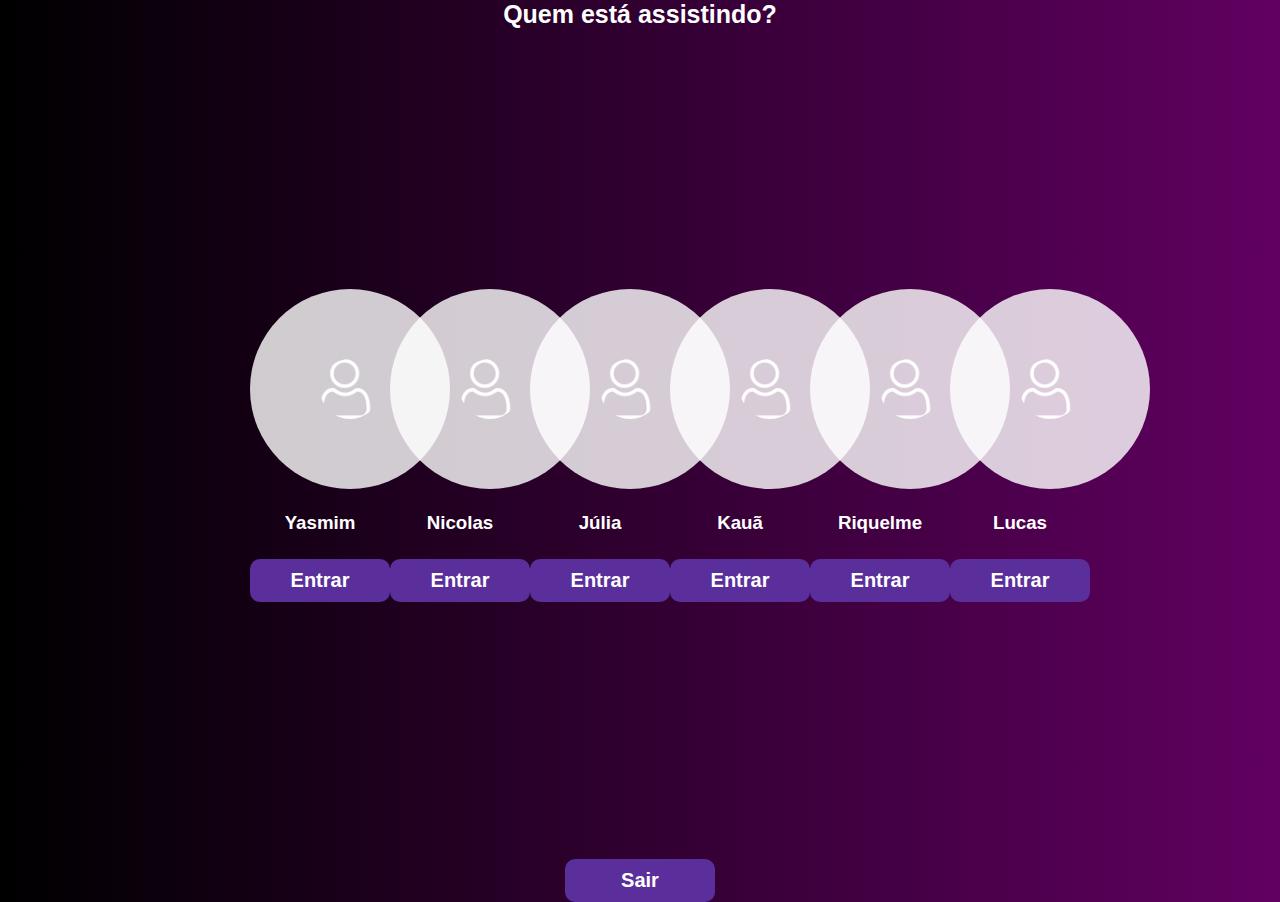
<file: index4.html>
<!DOCTYPE html>
<html lang="pt-br">
<head>
    <meta charset="UTF-8">
    <meta name="viewport" content="width=device-width, initial-scale=1.0">
    <title>Quem está assistindo?</title>
    <link rel="icon" href="IMG/BNSmax.png" icon="image/x-icon">
    <link rel="stylesheet" href="contas.css"> </head>
<body>
        <h1>Quem está assistindo?</h1>
        <div class="perfis">
            <nav>
                <ul>
                    <li>
                        <a>
                        <form action="catlogo-BNS.html" method="get">
                            <div class="zoom-img">
                                <img class="borda" href="" src="IMG/perfil.png" alt="Imagem do perfil Yasmin">
                                <h3>Yasmim</h3>
                                  <button type="submit" href="catlogo-BNS.html" class="login-botao">Entrar</button>
                            </form>
                            </div>
                        </a>
                    </li>
                    <li>
                        <a>
                        <form action="catlogo-BNS.html" method="get">
                            <div class="zoom-img">
                                <img class="borda" href="" src="IMG/perfil.png" alt="Imagem do perfil Nicolas">
                                <h3>Nicolas</h3>
                                  <button type="submit" href="catlogo-BNS.html" class="login-botao">Entrar</button>
                            </form>
                            </div>
                        </a>
                    </li>
                    <li>
                        <a>
                        <form action="catlogo-BNS.html" method="get">
                            <div class="zoom-img">
                                <img class="borda" href="" src="IMG/perfil.png" alt="Imagem do perfil Julia">
                                <h3>Júlia</h3>
                                  <button type="submit" href="catlogo-BNS.html" class="login-botao">Entrar</button>
                            </form>
                            </div>
                        </a>
                    </li>
                    <li>
                        <a>
                        <form action="catlogo-BNS.html" method="get">
                            <div class="zoom-img">
                                <img class="borda" href="" src="IMG/perfil.png" alt="Imagem do perfil Yasmin">
                                <h3>Kauã</h3>
                                  <button type="submit" href="catlogo-BNS.html" class="login-botao">Entrar</button>
                            </form>
                            </div>
                        </a>
                    </li>
                    <li>
                        <a>
                        <form action="catlogo-BNS.html" method="get">
                            <div class="zoom-img">
                                <img class="borda" href="" src="IMG/perfil.png" alt="Imagem do perfil Riquelme">
                                <h3>Riquelme</h3>
                                  <button type="submit" href="catlogo-BNS.html" class="login-botao">Entrar</button>
                            </form>
                            </div>
                        </a>
                    </li>
                    <li>
                        <a>
                        <form action="catlogo-BNS.html" method="get">
                            <div class="zoom-img">
                                <img class="borda" href="" src="IMG/perfil.png" alt="Imagem do perfil Lucas">
                                <h3>Lucas</h3>
                                  <button type="submit" href="catlogo-BNS.html" class="login-botao">Entrar</button>
                            </form>
                            </div>
                        </a>
                    </li>
                </ul>
            </nav>
        </div>
    </main>
    <center>
    <form action="login.html" method="get">
        <button type="submit" class="login-botao">Sair</button>
    </form>
    </center>
</body>
</html>
</file>
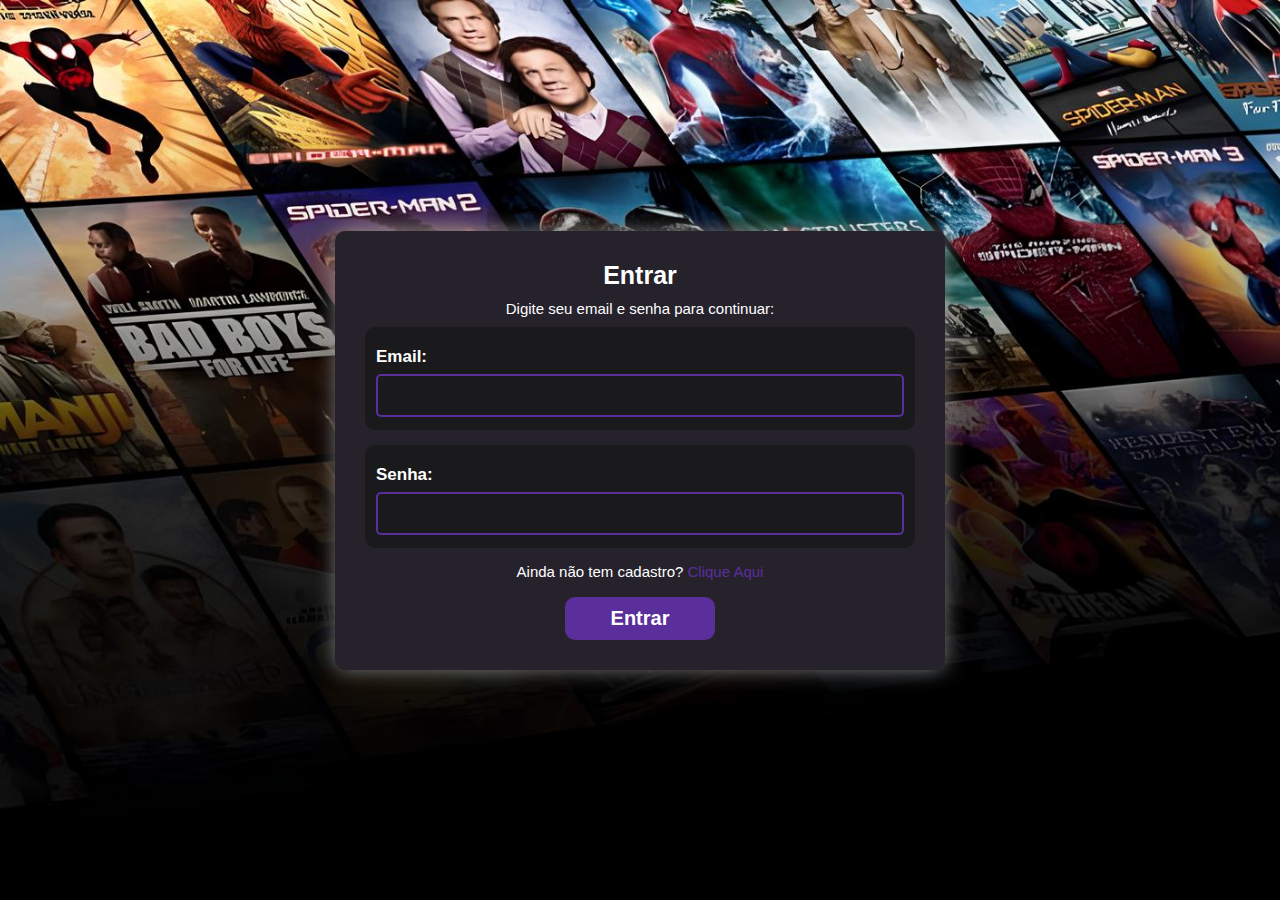
<file: index5.html>
<!DOCTYPE html>
<html lang="pt-br">
<head>
    <meta charset="UTF-8">
    <meta name="viewport" content="width=device-width, initial-scale=1.0">
    <title>login.bns</title>
    <link rel="icon" href="IMG/BNSmax.png" icon="image/x-icon">
    <link rel="stylesheet" href="style LOGIN CADASTRO.css">
</head>
<body>
    <div class="login">
        <div class="caixa">
            <h1>Entrar</h1>
            <p>Digite seu email e senha para continuar:</p>
            <form action="contas.html" method="get">
                <div class="login-grupo">
                    <label for="Iemail">Email:</label>
                    <input type="email" name="email" id="Iemail" required>
                </div>
                <div class="login-grupo">
                    <label for="Isenha">Senha:</label>
                    <input type="password" name="senha" id="Isenha" required>
                </div>
                <div>
                    <p>Ainda não tem cadastro? <a href="cadastro.html">Clique Aqui</a></p>
                </div>
                <button type="submit" class="login-botao">Entrar</button>
            </form>
        </div>
    </div>

</body>
</html>
</file>
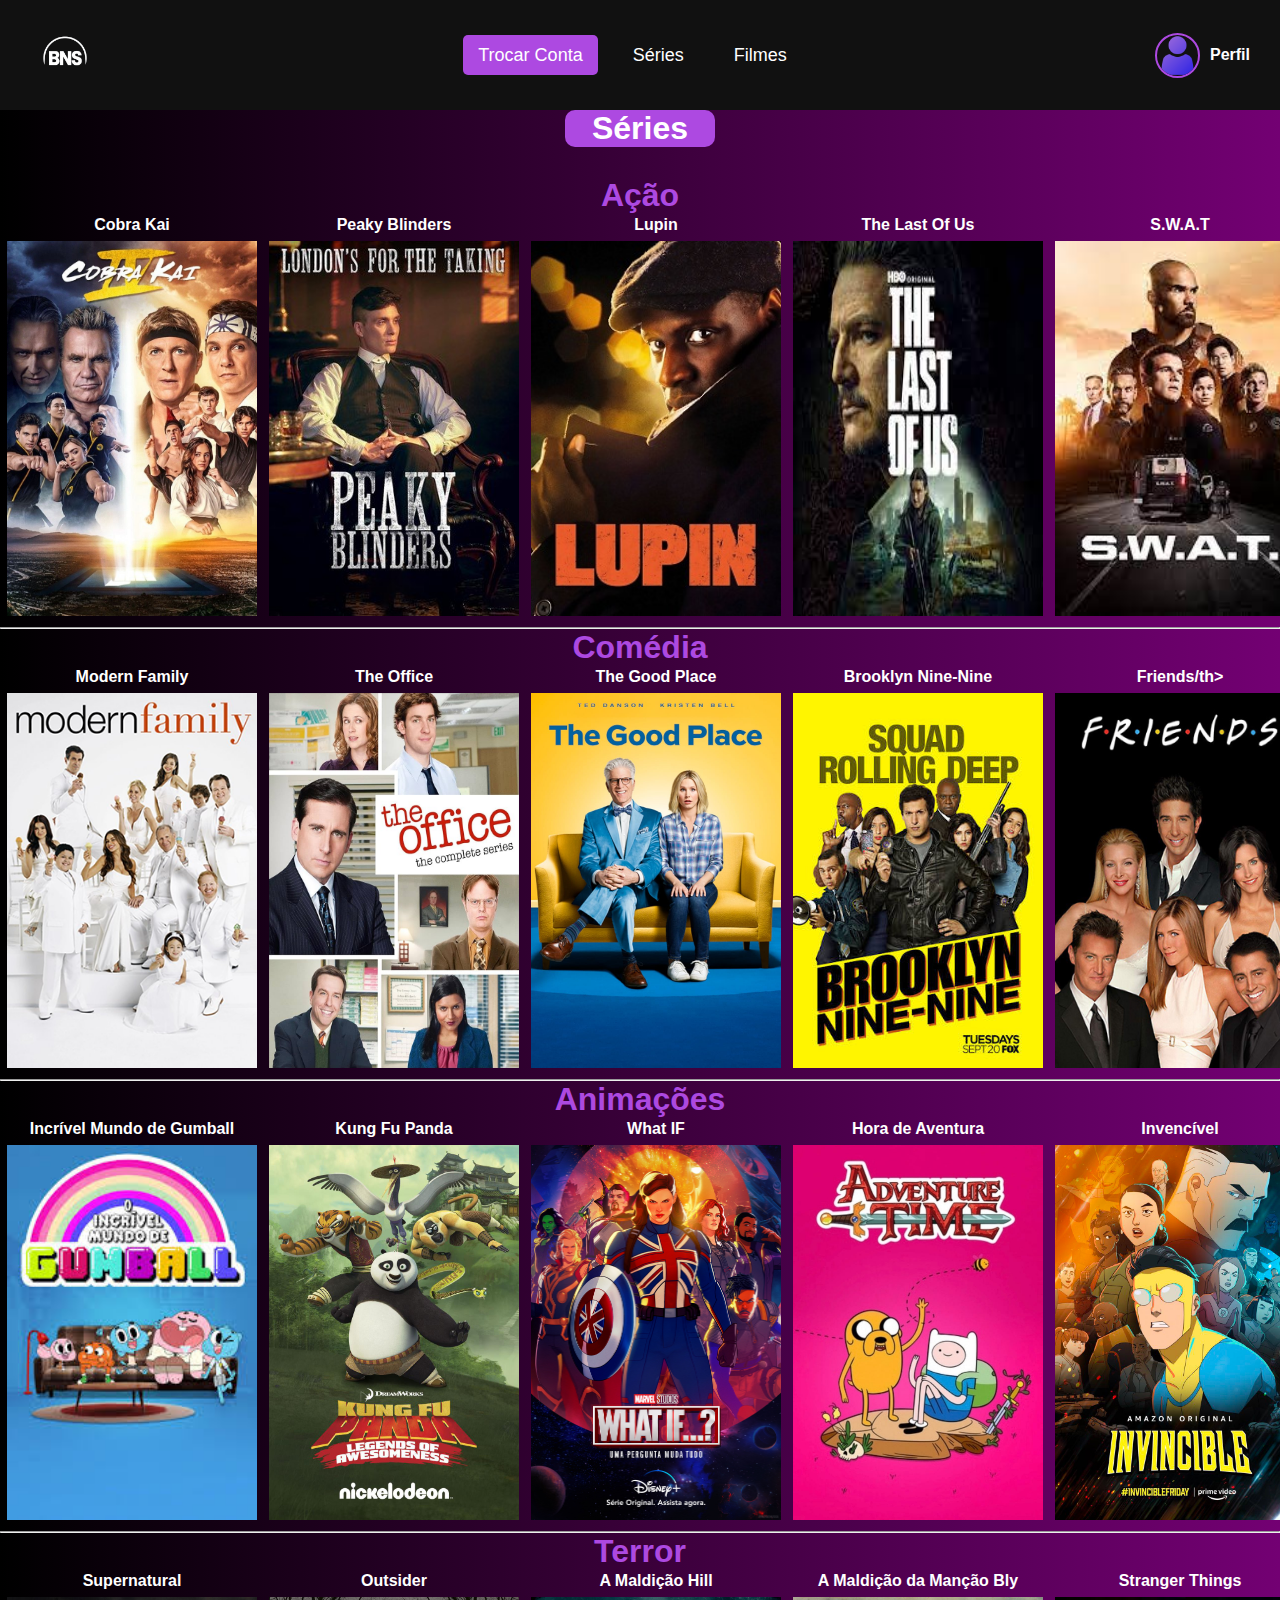
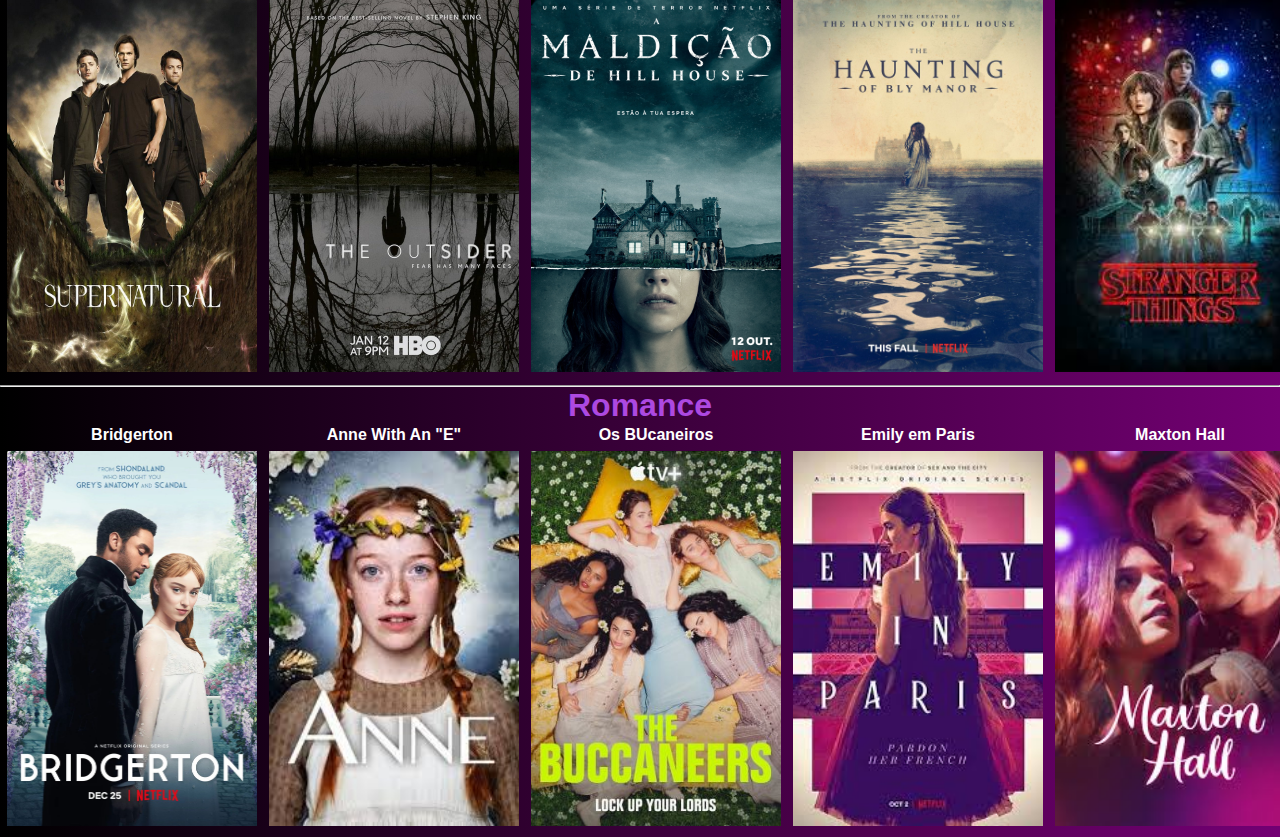
<file: index6.html>
<!DOCTYPE html>
<html lang="pt-br">
<head>
    <meta charset="UTF-8">
    <meta name="viewport" content="width=device-width, initial-scale=1.0">
    <title>Aba de Séries</title>
    <link rel="icon" href="IMG/BNSmax.png" icon="image/x-icon">
    <link rel="stylesheet" href="series.css">
    <header>
    <div class="logo">
      <img src="IMG/BNSmaxSEMFUNDO.png" alt="Logo BNS Max">
    </div>

    <nav>
      <ul>
        <li><a href="contas.html" class="active">Trocar Conta</a></li>
                <li><a href="series.html">Séries</a></li>
                <li><a href="catlogo-BNS.html">Filmes</a></li>
      </ul>
    </nav>

    <!-- PERFIL SIMULADO (usuário logado) -->
    <div class="perfil">
      <img src="IMG/cont1.png" alt="Foto de Perfil">
      <span>Perfil</span>
    </div>
  </header>

    <script>
        // Pega todos os links do menu
        const menuLinks = document.querySelectorAll('nav a');

        // Adiciona evento de clique em cada link
        menuLinks.forEach(link => {
            link.addEventListener('click', () => {
                // Remove a classe "active" de todos
                menuLinks.forEach(item => item.classList.remove('active'));

                // Adiciona a classe "active" no link clicado
                link.classList.add('active');
            });
        });
    </script>
    <style>
        /* Resetando estilos padrão */
        * {
            margin: 0;
            padding: 0;
            box-sizing: border-box;
        }

        body {
            font-family: sans-serif;
            background-color: #1e1e1e;
        }

        header {
            display: flex;
            justify-content: space-between;
            align-items: center;
            padding: 20px 30px;
            background-color: #111;
            color: white;
        }

        .logo {
            display: flex;
            align-items: center;
        }

        .logo img {
            width: 70px;
            height: 70px;
            margin-right: 10px;
        }

        .logo span {
            font-size: 32px;
            font-weight: bold;
            color: #AD49E1;
        }

        nav ul {
            list-style: none;
            display: flex;
            gap: 20px;
        }

        nav a {
            text-decoration: none;
            color: white;
            font-size: 18px;
            transition: background-color 0.3s ease, color 0.3s ease;
            padding: 10px 15px;
            border-radius: 5px;
        }

        nav a:hover {
            background-color: white;
            color: #111;
        }

        /* Estilo para o item selecionado */
        nav a.active {
            background-color: #AD49E1;
            color: white;
        }

        
    </style>

<body>

<center>
    <div class="filmes">
        <table>
        <div class="caixa">
            <h1>Séries</h1>
        </div>
            <div class="titulos"><h1>Ação</h1></div>
            <tr>
                <th>Cobra Kai</th>
                <th>Peaky Blinders</th>
                <th>Lupin</th>
                <th>The Last Of Us</th>
                <th>S.W.A.T</th>
                <th>Better Call Saul</th>
                <th>Breaking Bad</th>

            </tr>

            <tr>
                <td><div class="imagens"><a href="#cobra"><img src="IMG/serieacao1.jpg" alt="Cobra Kai" class="zoom-img" width="250px" height="375px"></a></div></td>
                <td><div class="imagens"><a href="#peaky"><img src="IMG/serieacao2.jfif" alt="Peaky Bliders" class="zoom-img" width="250px" height="375px"></a></td>
                <td><div class="imagens"><a href="#lupin"><img src="IMG/serieacao3.jpg" alt="Lupin" class="zoom-img" width="250px" height="375px"></a></td>
                <td><div class="imagens"><a href="#thelast"><img src="IMG/serieacao4.jfif" alt="The Last Of US" class="zoom-img" width="250px" height="375px"></a></td>
                <td><div class="imagens"><a href="#swat"><img src="IMG/serieacao5.jfif" alt="S.W.A.T" class="zoom-img" width="250px" height="375px"></a></td>
                <td><div class="imagens"><a href="#saul"><img src="IMG/serieacao6.jpg" alt="Better Call Saul" class="zoom-img" width="250px" height="375px"></a></td>
                <td><div class="imagens"><a href="#bad"><img src="IMG/serieacao7.jpg" alt="Breaking Bad" class="zoom-img" width="250px" height="375px"></a></td>
            </tr>
            </div>
        </table>
        <hr>
        <table>
            <div class="titulos"><h1>Comédia</h1></div>
            <tr>
                <th>Modern Family</th>
                <th>The Office</th>
                <th>The Good Place</th>
                <th>Brooklyn Nine-Nine</th>
                <th>Friends/th>
                <th>The Big Bang Theory</th>
                <th>Shameless</th>
            </tr>

            <tr>
                <td><div class="imagens"><a href="#modern"><img src="IMG/seriecomedia1.png" alt="Modern Family" class="zoom-img" width="250px" height="375px"></a></td>
                <td><div class="imagens"><a href="#office"><img src="IMG/seriecomedia2.jpg" alt="The Office" class="zoom-img" width="250px" height="375px"></a></td>
                <td><div class="imagens"><a href="#good"><img src="IMG/seriecomedia3.jpg" alt="Good Place" class="zoom-img" width="250px" height="375px"></a></td>
                <td><div class="imagens"><a href="#nine"><img src="IMG/seriecomedia4.jpg" alt="Brooklyn Nine-Nine" class="zoom-img" width="250px" height="375px"></td>
                <td><div class="imagens"><a href="#friends"><img src="IMG/seriecomedia5.png" alt="Friends" class="zoom-img" width="250px" height="375px"></a></td>
                <td><div class="imagens"><a href="#bigbang"><img src="IMG/seriecomedia6.jpg" alt="BigBang" class="zoom-img" width="250px" height="375px"></td>
                <td><div class="imagens"><a href="#shameless"><img src="IMG/seriecomedia7.jpg" alt="Shameless" class="zoom-img" width="250px" height="375px"></a></td>
            </tr>
        </table>
        <hr>
        <table>
            <div class="titulos"><h1>Animações</h1></div>
            <tr>
                <th>Incrível Mundo de Gumball</th>
                <th>Kung Fu Panda</th>
                <th>What IF</th>
                <th>Hora de Aventura</th>
                <th>Invencível</th>
                <th>Gravity Falls</th>
                <th>Rick And Morty</th>
            </tr>

            <tr>
                <td><div class="imagens"><a href="#gumball"><img src="IMG/serianimacao1.jfif" alt="Incrível Mundo de Gumball" class="zoom-img" width="250px" height="375px"></a></td>
                <td><div class="imagens"><a href="#panda"><img src="IMG/serieanimacao2.jpg" alt="Kung Fu Panda" class="zoom-img" width="250px" height="375px"></a></td>
                <td><div class="imagens"><a href="#what"><img src="IMG/serieanimacao3.jpg" alt="What IF" class="zoom-img" width="250px" height="375px"></a></td>
                <td><div class="imagens"><a href="#hora"><img src="IMG/serieanimacao4.jpg" alt="Hora de Aventura" class="zoom-img" width="250px" height="375px"></a></td>
                <td><div class="imagens"><a href="#invencivel"><img src="IMG/serieanimacao5.jpg" alt="Invencível" class="zoom-img" width="250px" height="375px"></a></td>
                <td><div class="imagens"><a href="#gravity"><img src="IMG/serieanimacao6.jfif" alt="Gravity" class="zoom-img" width="250px" height="375px"></a></td>
                <td><div class="imagens"><a href="#rick"><img src="IMG/serieanimacao7.jpeg" alt="Rick And Morty" class="zoom-img" width="250px" height="375px"></a></td>
            </tr>
        </table>
        <hr>
        <table>
            <div class="titulos"><h1>Terror</h1></div>
            <tr>
                <th>Supernatural</th>
                <th>Outsider</th>
                <th>A Maldição Hill</th>
                <th>A Maldição da Manção Bly</th>
                <th>Stranger Things</th>
                <th>American Horror Stories</th>
                <th>Marianne</th>
            </tr>

            <tr>
                <td><div class="imagens"><a href="#super"><img src="IMG/serieterror1.jpg" alt="SuperNatural" class="zoom-img" width="250px" height="375px"></a></td>
                <td><div class="imagens"><a href="#outsider"><img src="IMG/serieterror2.jpg" alt="The Outsider" class="zoom-img" width="250px" height="375px"></a></td>
                <td><div class="imagens"><a href="#maldicao"><img src="IMG/serieterror3.jpg" alt="Maldição Hill House" class="zoom-img" width="250px" height="375px"></a></td>
                <td><div class="imagens"><a href="#mancao"><img src="IMG/serieterror4.jpg" alt="" class="zoom-img" width="250px" height="375px"></a></td>
                <td><div class="imagens"><a href="#stranger"><img src="IMG/serieterror5.jfif" alt="IT a Coisa" class="zoom-img" width="250px" height="375px"></a></td>
                <td><div class="imagens"><a href="#american"><img src="IMG/serieterror6.jpg" alt="A Entidade" class="zoom-img" width="250px" height="375px"></a></td>
                <td><div class="imagens"><a href="#marianne"><img src="IMG/serieterror7.jpg" alt="Rogai por nós" class="zoom-img" width="250px" height="375px"></a></td>
            <tr>
        </table>
        <hr>
        <table>
            <div class="titulos"><h1>Romance</h1></div>
            <tr>
                <th>Bridgerton</th>
                <th>Anne With An "E"</th>
                <th>Os BUcaneiros</th>
                <th>Emily em Paris</th>
                <th>Maxton Hall</th>
                <th>Rainha Charlotte</th>
                <th>Verão Que Mudou a Minha Vida</th>
            </tr>
        
            <tr>
                <td><div class="imagens"><a href="#brid"><img src="IMG/serieromance1.jpg" alt="Diário de uma paixão" class="zoom-img" width="250px" height="375px"></a></td>
                <td><div class="imagens"><a href="#anne"><img src="IMG/serieromance2.jfif" alt="Amor de Redenção" class="zoom-img" width="250px" height="375px"></a></td>
                <td><div class="imagens"><a href="#bucaneiros"><img src="IMG/serieromance3.jpg" alt="Uma Ideia de Você" class="zoom-img" width="250px" height="375px"></a></td>
                <td><div class="imagens"><a href="#emily"><img src="IMG/serieromance4.jfif" alt="Sua Culpa" class="zoom-img" width="250px" height="375px"></a></td>
                <td><div class="imagens"><a href="#maxton"><img src="IMG/serieromance5.jfif" alt="A cinco passos de Você" class="zoom-img" width="250px" height="375px"></td>
                <td><div class="imagens"><a href="#rainha"><img src="IMG/serieromance6.jpg" alt="Como eu era antes de você" class="zoom-img" width="250px" height="375px"></td>
                <td><div class="imagens"><a href="#verao"><img src="IMG/serieromance7.jpg" alt="Amor de Aluguel" class="zoom-img" width="250px" height="375px"></a></td>
            </tr>
        </table>
    </div>
    <div id="cobra" class="detalhes-container">
        <a href="#" class="fechar">X</a>
        <div class="conteudo-detalhes">
            <img src="IMG/serieacao1.jpg" alt="Pôster de Gravity Falls">
            <div>
                <h2>Cobra Kai</h2>
                <p><strong>Avaliação:</strong> 8.4/10 (IMDb)</p>
                <p><strong>Sinopse:</strong> Décadas após a disputa do All Valley Karate Tour em 1984, Johnny Lawrence buscarão redenção contra Daniel LaRusso.</p>
            </div>
                <div class="episodios"><br>
                    <h3>Episódios</h3>
                    <ul>
                        <li>Temporada 1, Episódio 1: Ace Degenerate</li>
                        <li>Temporada 1, Episódio 2: Strike First</li>
                        <li>Temporada 1, Episódio 3: Esqueleto</li>
                    </ul>
                </div>
            <button type="button" class="botao-assista">Assista Agora</button>
        </div>
    </div>
  </div>
    <div id="peaky" class="detalhes-container">
        <a href="#" class="fechar">X</a>
        <div class="conteudo-detalhes">
            <img src="IMG/serieacao2.jfif" alt="Pôster de Velozes e Furiosos">
            <div>
                <h2>Peaky Blinders: Sangue, Apostas e Navalhas</h2>
                <p><strong>Avaliação:</strong> 8.7/10 (IMDb)</p>
                <p><strong>Sinopse:</strong> Depois de servir no Exército, Thomas Shelby e seus irmãos voltam para controlar a cidade, mas, conforme as ambições de Shelby se estendem, ele planeja construir seu próprio negócio e impedir qualquer um que atrapalhe.</p>
            </div>
                <div class="episodios"><br>
                    <h3>Episódios</h3>
                    <ul>
                        <li>Temporada 1, Episódio 1: #1.1</li>
                        <li>Temporada 1, Episódio 2: #1.2</li>
                        <li>Temporada 1, Episódio 3: #1.3</li>
                    </ul>
                </div>
            <button type="button" class="botao-assista">Assista Agora</button>
        </div>
    </div>
    
    <div id="lupin" class="detalhes-container">
        <a href="#" class="fechar">X</a>
        <div class="conteudo-detalhes">
            <img src="IMG/serieacao3.jpg" alt="Pôster de Lupin">
            <div>
                <h2>Lupin</h2>
                <p><strong>Avaliação:</strong> 7.5/10 (IMDb)</p>
                <p><strong>Sinopse:</strong> Uma adaptação contemporânea do clássico francês sobre Arsène Lupin: cavalheiro, ladrão e mestre dos disfarces. Com Omar Sy.</p>
            </div>
                <div class="episodios"><br>
                    <h3>Episódios</h3>
                    <ul>
                        <li>Temporada 1, Episódio 1: Chapter 1</li>
                        <li>Temporada 1, Episódio 2: Chapter 2</li>
                        <li>Temporada 1, Episódio 3: Chapter 3</li>
                    </ul>
                </div>
            <button type="button" class="botao-assista">Assista Agora</button>
        </div>
    </div>

    <div id="thelast" class="detalhes-container">
        <a href="#" class="fechar">X</a>
        <div class="conteudo-detalhes">
            <img src="IMG/serieacao4.jfif" alt="Pôster de The Last Of Us">
            <div>
                <h2>The Last of Us</h2>
                <p><strong>Avaliação:</strong> 8.5/10 (IMDb)</p>
                <p><strong>Sinopse:</strong> Joel e Ellie, um par conectado pela dureza do mundo em que vivem, são forçados a suportar circunstâncias brutais e assassinos implacáveis ​​em uma jornada pela América pós-pandemia.</p>
            </div>
                <div class="episodios"><br>
                    <h3>Episódios</h3>
                    <ul>
                        <li>Temporada 1, Episódio 1: When You're Lost in the Darkness</li>
                        <li>Temporada 1, Episódio 2: Infected</li>
                        <li>Temporada 1, Episódio 3: Long, Long Time</li>
                    </ul>
                </div>
            <button type="button" class="botao-assista">Assista Agora</button>
        </div>
    </div>


    <div id="swat" class="detalhes-container">
        <a href="#" class="fechar">X</a>
        <div class="conteudo-detalhes">
            <img src="IMG/serieacao5.jfif" alt="Pôster de S.W.A.T">
            <div>
                <h2>S.W.A.T.</h2>
                <p><strong>Avaliação:</strong> 7.2/10 (IMDb)</p>
                <p><strong>Sinopse:</strong> Segue um Sargento da SWAT que está dividido entre a lealdade às suas ruas e o dever para com seus colegas quando lhe for dada a oportunidade de liderar uma unidade altamente qualificada para resolver crimes em Los Angeles.</p>
            </div>
                <div class="episodios"><br>
                    <h3>Episódios</h3>
                    <ul>
                        <li>Temporada 1, Episódio 1: Pilot</li>
                        <li>Temporada 1, Episódio 2: Cuchillo</li>
                        <li>Temporada 1, Episódio 3: Pamilya</li>
                    </ul>
                </div>
            <button type="button" class="botao-assista">Assista Agora</button>
        </div>
    </div>

    <div id="saul" class="detalhes-container">
        <a href="#" class="fechar">X</a>
        <div class="conteudo-detalhes">
            <img src="IMG/serieacao6.jpg" alt="Pôster de Better Call Saul">
            <div>
                <h2>Better Call Saul</h2>
                <p><strong>Avaliação:</strong> 9.0/10 (IMDb)</p>
                <p><strong>Sinopse:</strong> Os julgamentos e atribulações do advogado criminal, Jimmy McGill, e o estabelecimento de seu escritório de advocacia em Albuquerque, Novo México.</p>
            </div>
                <div class="episodios"><br>
                    <h3>Episódios</h3>
                    <ul>
                        <li>Temporada 1, Episódio 1: Uno</li>
                        <li>Temporada 1, Episódio 2: Mijo</li>
                        <li>Temporada 1, Episódio 3: Nacho</li>
                    </ul>
                </div>
            <button type="button" class="botao-assista">Assista Agora</button>
        </div>
    </div>


    <div id="bad" class="detalhes-container">
        <a href="#" class="fechar">X</a>
        <div class="conteudo-detalhes">
            <img src="IMG/serieacao7.jpg" alt="Pôster de Breaking Bad">
            <div>
                <h2>Breaking Bad</h2>
                <p><strong>Avaliação:</strong> 9.5/10 (IMDb)</p>
                <p><strong>Sinopse:</strong>Um professor de química diagnosticado com câncer de pulmão se transforma em fabricante e vendedor de metanfetamina, a fim de garantir o futuro da sua família.</p>
            </div>
                <div class="episodios"><br>
                    <h3>Episódios</h3>
                    <ul>
                        <li>Temporada 1, Episódio 1: Pilot</li>
                        <li>Temporada 1, Episódio 2: Cat's in the Bag</li>
                        <li>Temporada 1, Episódio 3: ...And the Bag's in the River</li>
                    </ul>
                </div>
            <button type="button" class="botao-assista">Assista Agora</button>
        </div>
    </div>


    <div id="modern" class="detalhes-container">
        <a href="#" class="fechar">X</a>
        <div class="conteudo-detalhes">
            <img src="IMG/seriecomedia1.png" alt="Pôster de Modern Family">
            <div>
                <h2>Família Moderna</h2>
                <p><strong>Avaliação:</strong> 8.5/10 (IMDb)</p>
                <p><strong>Sinopse:</strong> Três famílias diferentes mas relacionadas enfrentam provas e tribulações de formas particularmente cômicas.</p>
            </div>
                <div class="episodios"><br>
                    <h3>Episódios</h3>
                    <ul>
                        <li>Temporada 1, Episódio 1: Pilot</li>
                        <li>Temporada 1, Episódio 2: The Bicycle Thief</li>
                        <li>Temporada 1, Episódio 3: Come Fly with Me</li>
                    </ul>
                </div>
            <button type="button" class="botao-assista">Assista Agora</button>
        </div>
    </div>
    

    <div id="office" class="detalhes-container">
        <a href="#" class="fechar">X</a>
        <div class="conteudo-detalhes">
            <img src="IMG/seriecomedia2.jpg" alt="Pôster de The Office">
            <div>
                <h2>The Office - Vida de Escritório</h2>
                <p><strong>Avaliação:</strong> 9.0/10 (IMDb)</p>
                <p><strong>Sinopse:</strong> Um mockumentary sobre um grupo de trabalhadores de escritório, onde o dia de trabalho consiste em conflitos de ego e comportamento inadequado.</p>
            </div>
                <div class="episodios"><br>
                    <h3>Episódios</h3>
                    <ul>
                        <li>Temporada 1, Episódio 1: Pilot</li>
                        <li>Temporada 1, Episódio 2: Diversity Day</li>
                        <li>Temporada 1, Episódio 3: Health Care</li>
                    </ul>
                </div>
            <button type="button" class="botao-assista">Assista Agora</button>
        </div>
    </div>

    <div id="good" class="detalhes-container">
        <a href="#" class="fechar">X</a>
        <div class="conteudo-detalhes">
            <img src="IMG/seriecomedia3.jpg" alt="Pôster de The Good Place">
            <div>
                <h2>O Bom Lugar</h2>
                <p><strong>Avaliação:</strong> 8.2/10 (IMDb)</p>
                <p><strong>Sinopse:</strong> Quatro pessoas lutam na vida após a morte para enteder o que verdaderamente é ser boa pessoa.</p>
            </div>
                <div class="episodios"><br>
                    <h3>Episódios</h3>
                    <ul>
                        <li>Temporada 1, Episódio 1: Everything Is Fine</li>
                        <li>Temporada 1, Episódio 2: Flying</li>
                        <li>Temporada 1, Episódio 3: Tahani Al-Jamil</li>
                    </ul>
                </div>
            <button type="button" class="botao-assista">Assista Agora</button>
        </div>
    </div>


    <div id="nine" class="detalhes-container">
        <a href="#" class="fechar">X</a>
        <div class="conteudo-detalhes">
            <img src="IMG/seriecomedia4.jpg" alt="Pôster de Brooklyn Nine-Nine">
            <div>
                <h2>Brooklyn Nine-Nine: Lei & Desordem</h2>
                <p><strong>Avaliação:</strong> 8.4/10 (IMDb)</p>
                <p><strong>Sinopse:</strong> Jake Peralta, um detetive imaturo de Nova York, entra em conflito com seu novo comandante, o sério e severo Capitão Ray Holt.</p>
            </div>
                <div class="episodios"><br>
                    <h3>Episódios</h3>
                    <ul>
                        <li>Temporada 1, Episódio 1: Pilot</li>
                        <li>Temporada 1, Episódio 2: The Tager</li>
                        <li>Temporada 1, Episódio 3: The Slump</li>
                    </ul>
                </div>
            <button type="button" class="botao-assista">Assista Agora</button>
        </div>
    </div>

    <div id="friends" class="detalhes-container">
        <a href="#" class="fechar">X</a>
        <div class="conteudo-detalhes">
            <img src="IMG/seriecomedia5.png" alt="Pôster de Friends">
            <div>
                <h2>Friends</h2>
                <p><strong>Avaliação:</strong> 8.9/10 (IMDb)</p>
                <p><strong>Sinopse:</strong> Relata a vida pessoal e profissional de seis amigos na casa de seus 30 anos que vivem em Manhattan.</p>
            </div>
                <div class="episodios"><br>
                    <h3>Episódios</h3>
                    <ul>
                        <li>Temporada 1, Episódio 1: The One Where Monica Gets a Roommate</li>
                        <li>Temporada 1, Episódio 2: The One with the Soogram at the End</li>
                        <li>Temporada 1, Episódio 3: The One with the Thumb</li>
                    </ul>
                </div>
            <button type="button" class="botao-assista">Assista Agora</button>
        </div>
    </div>

    <div id="bigbang" class="detalhes-container">
        <a href="#" class="fechar">X</a>
        <div class="conteudo-detalhes">
            <img src="IMG/seriecomedia6.jpg" alt="Pôster de BigBang">
            <div>
                <h2>Big Bang: A Teoria</h2>
                <p><strong>Avaliação:</strong> 8.1/10 (IMDb)</p>
                <p><strong>Sinopse:</strong>Uma mulher se muda para um apartamento do outro lado do corredor perto de dois físicos brilhantes, mas socialmente desajeitados, e lhes mostra quão pouco sabem sobre a vida fora do laboratório.</p>
            </div>
                <div class="episodios"><br>
                    <h3>Episódios</h3>
                    <ul>
                        <li>Temporada 1, Episódio 1: Pilot</li>
                        <li>Temporada 1, Episódio 2: The Big Bran Hypothesis</li>
                        <li>Temporada 1, Episódio 3: The Fuzzy Boots Corollary</li>
                    </ul>
                </div>
            <button type="button" class="botao-assista">Assista Agora</button>
        </div>
    </div>

    <div id="shameless" class="detalhes-container">
        <a href="#" class="fechar">X</a>
        <div class="conteudo-detalhes">
            <img src="IMG/seriecomedia7.jpg" alt="Pôster de Shameless">
            <div>
                <h2>Shameless</h2>
                <p><strong>Avaliação:</strong> 8.5/10 (IMDb)</p>
                <p><strong>Sinopse:</strong> Uma conflituosa e leal familia de Chicago não dá desculpas.</p>
            </div>
                <div class="episodios"><br>
                    <h3>Episódios</h3>
                    <ul>
                        <li>Temporada 1, Episódio 1: Pilot</li>
                        <li>Temporada 1, Episódio 2: Frank the Plank</li>
                        <li>Temporada 1, Episódio 3: Aunt Ginger</li>
                    </ul>
                </div>
            <button type="button" class="botao-assista">Assista Agora</button>
        </div>
    </div>

    <div id="gumball" class="detalhes-container">
        <a href="#" class="fechar">X</a>
        <div class="conteudo-detalhes">
            <img src="IMG/serianimacao1.jfif" alt="Pôster de O Incrível Mundo de Gumball">
            <div>
                <h2>O Incrível Mundo de Gumball</h2>
                <p><strong>Avaliação:</strong> 8.4/10 (IMDb)</p>
                <p><strong>Sinopse:</strong> A vida de um menino de doces anos que resulta ser um gato azul, que vive com sua família e outras criaturas estranhas.</p>
            </div>
                <div class="episodios"><br>
                    <h3>Episódios</h3>
                    <ul>
                        <li>Temporada 1, Episódio 1: The DVD</li>
                        <li>Temporada 1, Episódio 2: The Resposible</li>
                        <li>Temporada 1, Episódio 3: The Third</li>
                    </ul>
                </div>
            <button type="button" class="botao-assista">Assista Agora</button>
        </div>
    </div>

    <div id="panda" class="detalhes-container">
        <a href="#" class="fechar">X</a>
        <div class="conteudo-detalhes">
            <img src="IMG/serieanimacao2.jpg" alt="Pôster de Kung Fu Panda">
            <div>
                <h2>Kung Fu Panda: Lendas do Dragão Guerreiro</h2>
                <p><strong>Avaliação:</strong> 7.0/10 (IMDb)</p>
                <p><strong>Sinopse:</strong> Kung Fu Panda: Lendas do Dragão Guerreiro conta as aventuras do panda Po enquanto ele protege, ensina, aprende, tropeça e fala demais como o novo herói do Vale da Paz em sua residência permanente com os Cinco Furiosos.</p>
            </div>
                <div class="episodios"><br>
                    <h3>Episódios</h3>
                    <ul>
                        <li>Temporada 1, Episódio 1: Scorpion's Sting</li>
                        <li>Temporada 1, Episódio 2: The Princess and the Po</li>
                        <li>Temporada 1, Episódio 3: Sticky Situation</li>
                    </ul>
                </div>
            <button type="button" class="botao-assista">Assista Agora</button>
        </div>
    </div>

    <div id="what" class="detalhes-container">
        <a href="#" class="fechar">X</a>
        <div class="conteudo-detalhes">
            <img src="IMG/serieanimacao3.jpg" alt="Pôster de WHAT IF">
            <div>
                <h2>What If...?</h2>
                <p><strong>Avaliação:</strong> 7.3/10 (IMDb)</p>
                <p><strong>Sinopse:</strong> Explorando momentos cruciais do Universo do Cinema da Marvel, levando o público ao território desconhecido.</p>
            </div>
                <div class="episodios"><br>
                    <h3>Episódios</h3>
                    <ul>
                        <li>Temporada 1, Episódio 1: What if... Captain Carter Were the First Avenger?</li>
                        <li>Temporada 1, Episódio 2: What if... T'Challa Became a Star-Lord?</li>
                        <li>Temporada 1, Episódio 3: What if... The World Lost Its Mightlest Heroes?</li>
                    </ul>
                </div>
            <button type="button" class="botao-assista">Assista Agora</button>
        </div>
    </div>


    <div id="hora" class="detalhes-container">
        <a href="#" class="fechar">X</a>
        <div class="conteudo-detalhes">
            <img src="IMG/serieanimacao4.jpg" alt="Pôster de Hora de Aventura">
            <div>
                <h2>Hora de Aventura</h2>
                <p><strong>Avaliação:</strong> 8.6/10 (IMDb)</p>
                <p><strong>Sinopse:</strong> Um garotinho chamado Finn e seu melhor amigo Jake; um cão mágico com a capacidade de se esticar em qualquer forma que você quiser, ir em aventuras loucas juntos e conhecer muitos amigos e inimigos ao longo do caminho.</p>
            </div>
                <div class="episodios"><br>
                    <h3>Episódios</h3>
                    <ul>
                        <li>Temporada 1, Episódio 0: Adventure Time</li>
                        <li>Temporada 1, Episódio 1: Slumber Party Panic</li>
                        <li>Temporada 1, Episódio 2: Trouble in Lumpy Space</li>
                    </ul>
                </div>
            <button type="button" class="botao-assista">Assista Agora</button>
        </div>
    </div>

    <div id="invencivel" class="detalhes-container">
        <a href="#" class="fechar">X</a>
        <div class="conteudo-detalhes">
            <img src="IMG/serieanimacao5.jpg" alt="Pôster de Invencível">
            <div>
                <h2>Invencível</h2>
                <p><strong>Avaliação:</strong> 8.7/10 (IMDb)</p>
                <p><strong>Sinopse:</strong> Mark Grayson, de 17 anos, é como qualquer outro garoto da sua idade, só que o seu pai é o super-herói mais poderoso do planeta.</p>
            </div>
                <div class="episodios"><br>
                    <h3>Episódios</h3>
                    <ul>
                        <li>Temporada 1, Episódio 1: It's About Time</li>
                        <li>Temporada 1, Episódio 2: Here Goes Nothing</li>
                        <li>Temporada 1, Episódio 3: Who You Calling Ugly?</li>
                    </ul>
                </div>
            <button type="button" class="botao-assista">Assista Agora</button>
        </div>
    </div>

    <div id="gravity" class="detalhes-container">
        <a href="#" class="fechar">X</a>
        <div class="conteudo-detalhes">
            <img src="IMG/serieanimacao6.jfif" alt="Pôster de Gravity Falls">
            <div>
                <h2>Gravity Falls: Um Verão de Mistérios</h2>
                <p><strong>Avaliação:</strong> 8.9/10 (IMDb)</p>
                <p><strong>Sinopse:</strong> Dois irmãos gemeios, o Dipper e a Mabel Pines passam suas férias no centro turístico de seu tio na cidade de Gravity Falls.</p>
            </div>
                <div class="episodios"><br>
                    <h3>Episódios</h3>
                    <ul>
                        <li>Temporada 1, Episódio 1: Tourist Trapped</li>
                        <li>Temporada 1, Episódio 2: The Legend of the Gobblewonker</li>
                        <li>Temporada 1, Episódio 3: Headhunters</li>
                    </ul>
                </div>
            <button type="button" class="botao-assista">Assista Agora</button>
        </div>
    </div>


    <div id="rick" class="detalhes-container">
        <a href="#" class="fechar">X</a>
        <div class="conteudo-detalhes">
            <img src="IMG/serieanimacao7.jpeg" alt="Pôster de Rick And Morty">
            <div>
                <h2>Rick e Morty</h2>
                <p><strong>Avaliação:</strong> 9.0/10 (IMDb)</p>
                <p><strong>Sinopse:</strong> Uma série animada que segue as façanhas de um super cientista e seu neto não tão brilhante.</p>
            </div>
                <div class="episodios"><br>
                    <h3>Episódios</h3>
                    <ul>
                        <li>Temporada 1, Episódio 1: Pilot</li>
                        <li>Temporada 1, Episódio 2: Lawnmower Dog</li>
                        <li>Temporada 1, Episódio 3: Anatomy Park</li>
                    </ul>
                </div>
            <button type="button" class="botao-assista">Assista Agora</button>
        </div>
    </div>

    <div id="super" class="detalhes-container">
        <a href="#" class="fechar">X</a>
        <div class="conteudo-detalhes">
            <img src="IMG/serieterror1.jpg" alt="Pôster de SuperNatural">
            <div>
                <h2>Sobrenatural</h2>
                <p><strong>Avaliação:</strong> 8.4/10 (IMDb)</p>
                <p><strong>Sinopse:</strong> Dois irmãos seguem os passos do pai como caçadores, lutando contra aterradores seres sobrenaturais que vagam pela terra.</p>
            </div>
                <div class="episodios"><br>
                    <h3>Episódios</h3>
                    <ul>
                        <li>Temporada 1, Episódio 1: Pilot</li>
                        <li>Temporada 1, Episódio 2: Wendigo</li>
                        <li>Temporada 1, Episódio 3: Dead in the Water</li>
                    </ul>
                </div>
            <button type="button" class="botao-assista">Assista Agora</button>
        </div>
    </div>

    <div id="outsider" class="detalhes-container">
        <a href="#" class="fechar">X</a>
        <div class="conteudo-detalhes">
            <img src="IMG/serieterror2.jpg" alt="Pôster de The Outsider">
            <div>
                <h2>The Outsider</h2>
                <p><strong>Avaliação:</strong> 7.6/10 (IMDb)</p>
                <p><strong>Sinopse:</strong> Os investigadores ficam confusos com um crime indescritível que foi cometido.</p>
            </div>
                <div class="episodios"><br>
                    <h3>Episódios</h3>
                    <ul>
                        <li>Temporada 1, Episódio 1: Fish in a Barrel</li>
                        <li>Temporada 1, Episódio 2: Roanoke</li>
                        <li>Temporada 1, Episódio 3: Dark Uncle</li>
                    </ul>
                </div>
            <button type="button" class="botao-assista">Assista Agora</button>
        </div>
    </div>

    <div id="maldicao" class="detalhes-container">
        <a href="#" class="fechar">X</a>
        <div class="conteudo-detalhes">
            <img src="IMG/serieterror3.jpg" alt="Pôster de Maldição Hill House">
            <div>
                <h2>A Maldição da Residência Hill</h2>
                <p><strong>Avaliação:</strong> 8.5/10 (IMDb)</p>
                <p><strong>Sinopse:</strong> Uma família fraturada confronta memórias assombradas de sua antiga casa e os eventos aterrorizantes que os expulsaram dela.</p>
            </div>
                <div class="episodios"><br>
                    <h3>Episódios</h3>
                    <ul>
                        <li>Temporada 1, Episódio 1: Steven Sees a Ghost</li>
                        <li>Temporada 1, Episódio 2: Open Casket</li>
                        <li>Temporada 1, Episódio 3: Touch</li>
                    </ul>
                </div>
            <button type="button" class="botao-assista">Assista Agora</button>
        </div>
    </div>

    <div id="mancao" class="detalhes-container">
        <a href="#" class="fechar">X</a>
        <div class="conteudo-detalhes">
            <img src="IMG/serieterror4.jpg" alt="Pôster de Manção Bly">
            <div>
                <h2>A Maldição da Mansão Bly</h2>
                <p><strong>Avaliação:</strong> 7.4/10 (IMDb)</p>
                <p><strong>Sinopse:</strong> Após a trágica morte de uma babá, Henry Wingrave contrata uma jovem americana para cuidar de seus sobrinhos órfãos que moram na Mansão Bly com o motorista Owen, a jardineira Jamie e a governanta Sra. Grose.</p>
            </div>
                <div class="episodios"><br>
                    <h3>Episódios</h3>
                    <ul>
                        <li>Temporada 1, Episódio 1: The Great Good Place</li>
                        <li>Temporada 1, Episódio 2: The Pupil</li>
                        <li>Temporada 1, Episódio 3: The Two Faces, Part One</li>
                    </ul>
                </div>
            <button type="button" class="botao-assista">Assista Agora</button>
        </div>
    </div>

    <div id="stranger" class="detalhes-container">
        <a href="#" class="fechar">X</a>
        <div class="conteudo-detalhes">
            <img src="IMG/serieterror5.jfif" alt="Pôster de Stranger Things">
            <div>
                <h2>Stranger Things</h2>
                <p><strong>Avaliação:</strong> 86/10 (IMDb)</p>
                <p><strong>Sinopse:</strong> Depois do desaparecimento de um menino, sua mãe, um chefe de polícia e seus amigos precisam enfrentar forças aterrorizantes para trazê-lo de volta.</p>
            </div>
                <div class="episodios"><br>
                    <h3>Episódios</h3>
                    <ul>
                        <li>Temporada 1, Episódio 1: Chapter One: The Vanishing of Will Byers</li>
                        <li>Temporada 1, Episódio 2: Chapter Two: The Weirdo on Maple Street</li>
                        <li>Temporada 1, Episódio 3: Chapter Three: Hooly, Jolly</li>
                    </ul>
                </div>
            <button type="button" class="botao-assista">Assista Agora</button>
        </div>
    </div>

    <div id="american" class="detalhes-container">
        <a href="#" class="fechar">X</a>
        <div class="conteudo-detalhes">
            <img src="IMG/serieterror6.jpg" alt="Pôster de American Horror Stories">
            <div>
                <h2>American Horror Stories</h2>
                <p><strong>Avaliação:</strong> 6.3/10 (IMDb)</p>
                <p><strong>Sinopse:</strong> Uma série antológica de episódios isolados que mergulham nos mitos, lendas e tradições do horror.</p>
            </div>
                <div class="episodios"><br>
                    <h3>Episódios</h3>
                    <ul>
                        <li>Temporada 1, Episódio 1: Rubber (Wo)man: Party One</li>
                        <li>Temporada 1, Episódio 2: Rubber (Wo)man: Part Two</li>
                        <li>Temporada 1, Episódio 3: Drive In</li>
                    </ul>
                </div>
            <button type="button" class="botao-assista">Assista Agora</button>
        </div>
    </div>

    <div id="marianne" class="detalhes-container">
        <a href="#" class="fechar">X</a>
        <div class="conteudo-detalhes">
            <img src="IMG/serieterror7.jpg" alt="Pôster de Marianne">
            <div>
                <h2>Marianne</h2>
                <p><strong>Avaliação:</strong> 7.3/10 (IMDb)</p>
                <p><strong>Sinopse:</strong> Quando uma famosa escritora de horror retorna à sua cidade natal, ela descobre que o espírito maligno que atormenta seus sonhos também está lá na vida real.</p>
            </div>
                <div class="episodios"><br>
                    <h3>Episódios</h3>
                    <ul>
                        <li>Temporada 1, Episódio 1: Tu les rêves</li>
                        <li>Temporada 1, Episódio 2: C'est coutume!</li>
                        <li>Temporada 1, Episódio 3: Je ne suis pas un cadeau</li>
                    </ul>
                </div>
            <button type="button" class="botao-assista">Assista Agora</button>
        </div>
    </div>

    <div id="brid" class="detalhes-container">
        <a href="#" class="fechar">X</a>
        <div class="conteudo-detalhes">
            <img src="IMG/serieromance1.jpg" alt="Pôster de Bridgerton">
            <div>
                <h2>Bridgerton</h2>
                <p><strong>Avaliação:</strong> 7.4/10 (IMDb)</p>
                <p><strong>Sinopse:</strong> Riqueza, luxúria e traição no cenário da era da Regência na Inglaterra, vista através dos olhos da poderosa família Bridgerton.</p>
            </div>
                <div class="episodios"><br>
                    <h3>Episódios</h3>
                    <ul>
                        <li>Temporada 1, Episódio 1: Diamond of Te First Water</li>
                        <li>Temporada 1, Episódio 2: Shock and Delight</li>
                        <li>Temporada 1, Episódio 3: Art of The Swoon</li>
                    </ul>
                </div>
            <button type="button" class="botao-assista">Assista Agora</button>
        </div>
    </div>

    <div id="anne" class="detalhes-container">
        <a href="#" class="fechar">X</a>
        <div class="conteudo-detalhes">
            <img src="IMG/serieromance2.jfif" alt="Pôster de Anne">
            <div>
                <h2>Anne com um E</h2>
                <p><strong>Avaliação:</strong> 8.6/10 (IMDb)</p>
                <p><strong>Sinopse:</strong> As aventuras de uma jovem órfã que viveu no final do século 19. Siga Anne enquanto ela aprende a navegar sua nova vida na Ilha do Príncipe Eduardo, nesta nova versão dos romances clássicos de L.M. Montgomery.</p>
            </div>
                <div class="episodios"><br>
                    <h3>Episódios</h3>
                    <ul>
                        <li>Temporada 1, Episódio 1: Your Will Shall Decide Your Destiny</li>
                        <li>Temporada 1, Episódio 2: I Am No Bird, and No Net Ensares Me</li>
                        <li>Temporada 1, Episódio 3: But What Is So Headstrong as Youth?</li>
                    </ul>
                </div>
            <button type="button" class="botao-assista">Assista Agora</button>
        </div>
    </div>

    <div id="bucaneiros" class="detalhes-container">
        <a href="#" class="fechar">X</a>
        <div class="conteudo-detalhes">
            <img src="IMG/serieromance3.jpg" alt="Pôster de Bucaneiros">
            <div>
                <h2>Os Bucaneiros</h2>
                <p><strong>Avaliação:</strong> 6.6/10 (IMDb)</p>
                <p><strong>Sinopse:</strong> Na década de 1870, um grupo de garotas americanas ricas estão tentando encontrar um marido inglês chique durante a temporada de estreantes em Londres.</p>
            </div>
                <div class="episodios"><br>
                    <h3>Episódios</h3>
                    <ul>
                        <li>Temporada 1, Episódio 1: American Poison</li>
                        <li>Temporada 1, Episódio 2: Women or Wives</li>
                        <li>Temporada 1, Episódio 3: The Perfect Duchess</li>
                    </ul>
                </div>
            <button type="button" class="botao-assista">Assista Agora</button>
        </div>
    </div>

    <div id="emily" class="detalhes-container">
        <a href="#" class="fechar">X</a>
        <div class="conteudo-detalhes">
            <img src="IMG/serieromance4.jfif" alt="Pôster de Emily Em Paris">
            <div>
                <h2>Emily em Paris</h2>
                <p><strong>Avaliação:</strong> 6.8/10 (IMDb)</p>
                <p><strong>Sinopse:</strong> Uma jovem executiva de Chicago consegue o emprego dos sonhos em Paris. Lá, além de trabalhar com estratégia de mídias sociais para o segmento de luxo, ela viverá os altos e baixos das amizades e romances.</p>
            </div>
                <div class="episodios"><br>
                    <h3>Episódios</h3>
                    <ul>
                        <li>Temporada 1, Episódio 1: Emily In Paris</li>
                        <li>Temporada 1, Episódio 2: Masculin Féminin</li>
                        <li>Temporada 1, Episódio 3: Sexy or Sexist</li>
                    </ul>
                </div>
            <button type="button" class="botao-assista">Assista Agora</button>
        </div>
    </div>

    <div id="maxton" class="detalhes-container">
        <a href="#" class="fechar">X</a>
        <div class="conteudo-detalhes">
            <img src="IMG/serieromance5.jfif" alt="Pôster de Maxton Hall">
            <div>
                <h2>Maxton Hall - O Mundo Entre Nós</h2>
                <p><strong>Avaliação:</strong> 7.5/10 (IMDb)</p>
                <p><strong>Sinopse:</strong> A perspicaz estudante bolsista Ruby testemunha, sem querer, um segredo em Maxton Hall. O arrogante herdeiro milionário James está determinado a silenciá-la, mas seu confronto acende uma faísca inesperada entre eles.</p>
            </div>
                <div class="episodios"><br>
                    <h3>Episódios</h3>
                    <ul>
                        <li>Temporada 1, Episódio 1: Unterm Radar</li>
                        <li>Temporada 1, Episódio 2: Adel verpflichetet</li>
                        <li>Temporada 1, Episódio 3: BloBgestellt</li>
                    </ul>
                </div>
            <button type="button" class="botao-assista">Assista Agora</button>
        </div>
    </div>

    <div id="rainha" class="detalhes-container">
        <a href="#" class="fechar">X</a>
        <div class="conteudo-detalhes">
            <img src="IMG/serieromance6.jpg" alt="Pôster de Rainha Charlotte">
            <div>
                <h2>Rainha Charlotte: Uma História Bridgerton</h2>
                <p><strong>Avaliação:</strong> 7.6/10 (IMDb)</p>
                <p><strong>Sinopse:</strong>Neste spin-off, o casamento da rainha Charlotte com o rei George é muito mais que uma história de amor: é uma transformação na alta sociedade do universo de Bridgerton.</p>
            </div>
                <div class="episodios"><br>
                    <h3>Episódios</h3>
                    <ul>
                        <li>Temporada 1, Episódio 1: Queen to Be</li>
                        <li>Temporada 1, Episódio 2: Honeymoon Bliss</li>
                        <li>Temporada 1, Episódio 3: Even Days</li>
                    </ul>
                </div>
            <button type="button" class="botao-assista">Assista Agora</button>
        </div>
    </div>

    <div id="verao" class="detalhes-container">
        <a href="#" class="fechar">X</a>
        <div class="conteudo-detalhes">
            <img src="IMG/serieromance7.jpg" alt="Pôster de Verão Que Mudou Minha Vida">
            <div>
                <h2>O Verão Que Mudou Minha Vida</h2>
                <p><strong>Avaliação:</strong> 7.3/10 (IMDb)</p>
                <p><strong>Sinopse:</strong> Um triângulo amoroso entre uma garota e dois irmãos. Uma história sobre o primeiro amor, o primeiro desgosto e a magia daquele verão perfeito.</p>
            </div>
                <div class="episodios"><br>
                    <h3>Episódios</h3>
                    <ul>
                        <li>Temporada 1, Episódio 1: Summer House</li>
                        <li>Temporada 1, Episódio 2: Summer Dress</li>
                        <li>Temporada 1, Episódio 3: Summer Nights</li>
                    </ul>
                </div>
            <button type="button" class="botao-assista">Assista Agora</button>
        </div>
    </div>
</center>

</body>
</html>
</file>
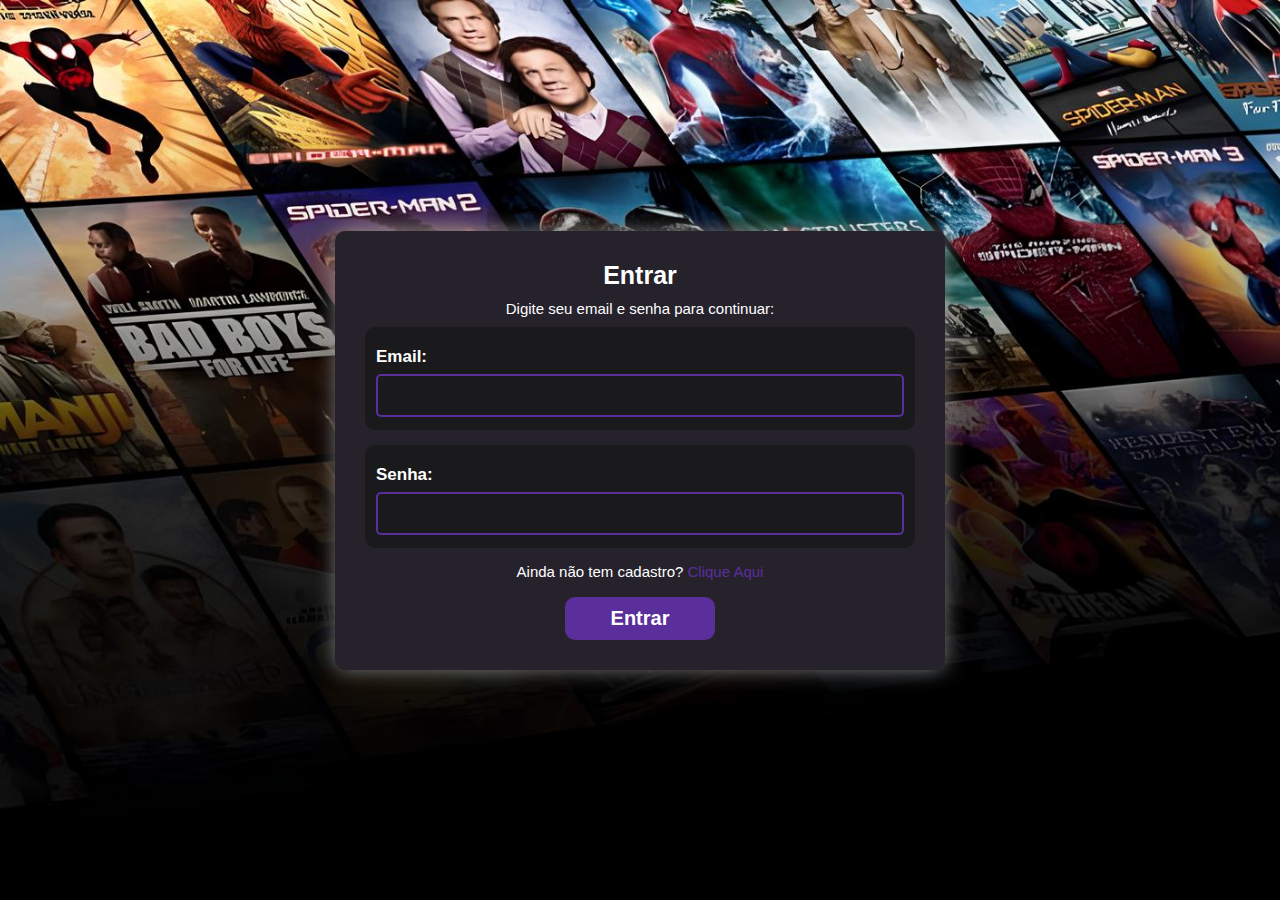
<file: login.html>
<!DOCTYPE html>
<html lang="pt-br">
<head>
    <meta charset="UTF-8">
    <meta name="viewport" content="width=device-width, initial-scale=1.0">
    <title>Login</title>
    <link rel="icon" href="IMG/BNSmax.png" icon="image/x-icon">
    <link rel="stylesheet" href="style LOGIN CADASTRO.css">
</head>
<body>
    <div class="login">
        <div class="caixa">
            <h1>Entrar</h1>
            <p>Digite seu email e senha para continuar:</p>
            <form action="contas.html" method="get">
                <div class="login-grupo">
                    <label for="Iemail">Email:</label>
                    <input type="email" name="email" id="Iemail" required>
                </div>
                <div class="login-grupo">
                    <label for="Isenha">Senha:</label>
                    <input type="password" name="senha" id="Isenha" required>
                </div>
                <div>
                    <p>Ainda não tem cadastro? <a href="cadastro.html">Clique Aqui</a></p>
                </div>
                <button type="submit" class="login-botao">Entrar</button>
            </form>
        </div>
    </div>

</body>
</html>
</file>
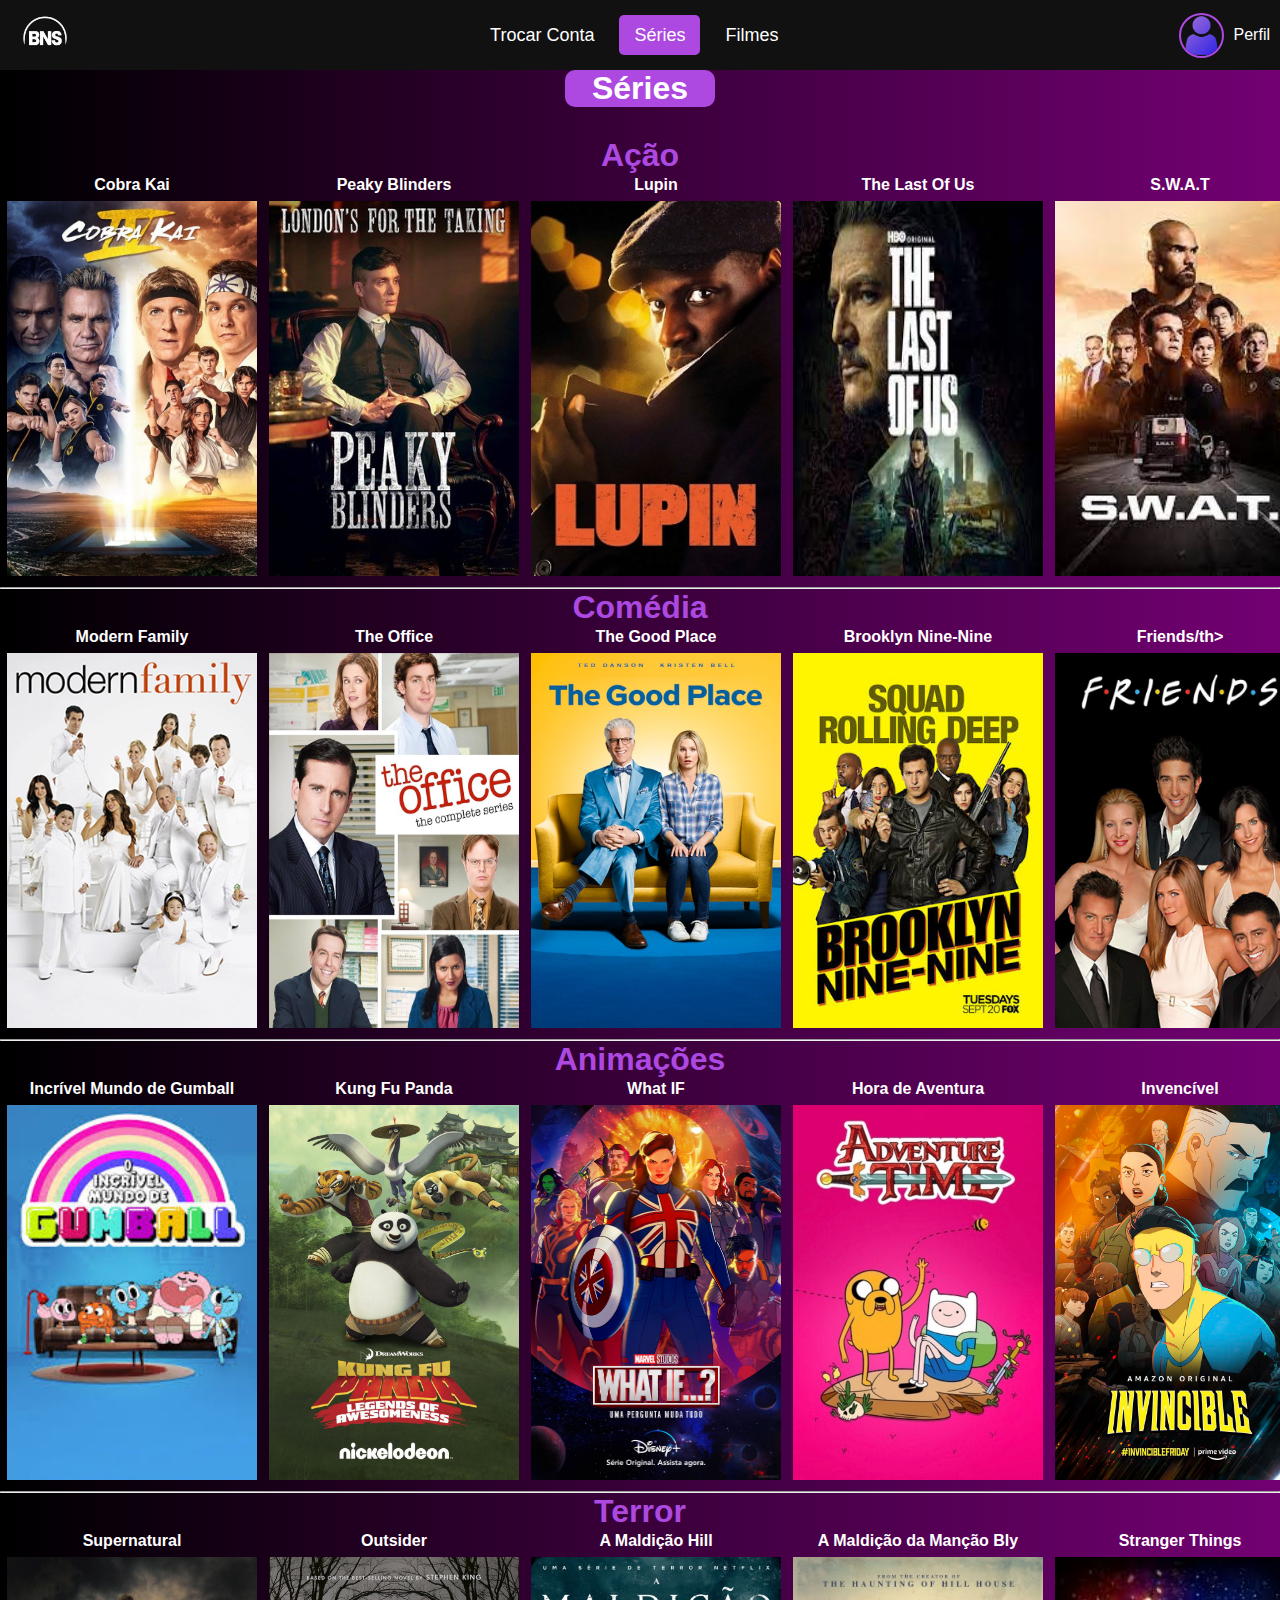
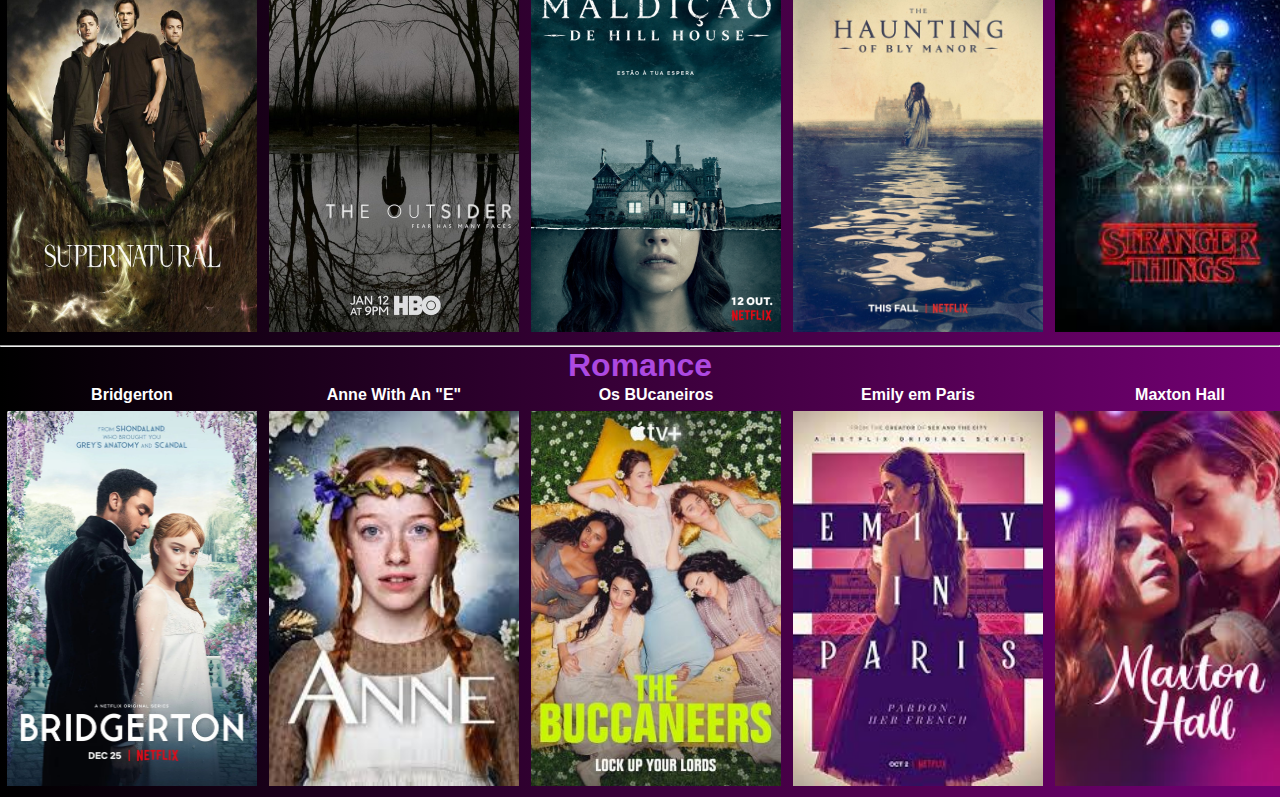
<file: series.html>
<!DOCTYPE html>
<html lang="pt-br">
<head>
    <meta charset="UTF-8">
    <meta name="viewport" content="width=device-width, initial-scale=1.0">
    <title>Aba de Séries</title>
    <link rel="icon" href="IMG/BNSmax.png" icon="image/x-icon">
    <link rel="stylesheet" href="series.css">
  </header>
    <style>
        /* Resetando estilos padrão */
        * {
            margin: 0;
            padding: 0;
            box-sizing: border-box;
        }

        body {
            font-family: sans-serif;
            background-color: #1e1e1e;
        }

        header {
            display: flex;
            justify-content: space-between;
            align-items: center;
            padding: 0px 10px;
            background-color: #111;
            color: white;
        }

        .logo {
            display: flex;
            align-items: center;
        }

        .logo img {
            width: 70px;
            height: 70px;
            margin-right: 10px;
        }

        .logo span {
            font-size: 32px;
            font-weight: bold;
            color: #AD49E1;
        }

        nav ul {
            list-style: none;
            display: flex;
            gap: 10px;
        }

        nav a {
            text-decoration: none;
            color: white;
            font-size: 18px;
            transition: background-color 0.3s ease, color 0.3s ease;
            padding: 10px 15px;
            border-radius: 5px;
        }

        nav a:hover {
            background-color: white;
            color: #111;
        }

        /* Estilo para o item selecionado */
        nav a.active {
            background-color: #AD49E1;
            color: white;
        }

        
    </style>

<body>
    <header>
        <div class="logo">
          <img src="IMG/BNSmaxSEMFUNDO.png" alt="Logo BNS Max">
        </div>
        <nav>
          <ul>
            <li><a href="contas.html">Trocar Conta</a></li>
                    <li><a class="active">Séries</a></li>
                    <li><a href="catalogo.html">Filmes</a></li>
          </ul>
        </nav>
        <!-- PERFIL SIMULADO (usuário logado) -->
        <div class="perfil">
          <img src="IMG/cont1.png" alt="Foto de Perfil">
          <p>Perfil</p>
        </div>
    </header>
<center>
    <div class="filmes">
        <table>
        <div class="caixa">
            <h1>Séries</h1>
        </div>
            <div class="titulos"><h1>Ação</h1></div>
            <tr>
                <th>Cobra Kai</th>
                <th>Peaky Blinders</th>
                <th>Lupin</th>
                <th>The Last Of Us</th>
                <th>S.W.A.T</th>
                <th>Better Call Saul</th>
                <th>Breaking Bad</th>

            </tr>

            <tr>
                <td><div class="imagens"><a href="#cobra"><img src="IMG/serieacao1.jpg" alt="Cobra Kai" class="zoom-img" width="250px" height="375px"></a></div></td>
                <td><div class="imagens"><a href="#peaky"><img src="IMG/serieacao2.jfif" alt="Peaky Bliders" class="zoom-img" width="250px" height="375px"></a></td>
                <td><div class="imagens"><a href="#lupin"><img src="IMG/serieacao3.jpg" alt="Lupin" class="zoom-img" width="250px" height="375px"></a></td>
                <td><div class="imagens"><a href="#thelast"><img src="IMG/serieacao4.jfif" alt="The Last Of US" class="zoom-img" width="250px" height="375px"></a></td>
                <td><div class="imagens"><a href="#swat"><img src="IMG/serieacao5.jfif" alt="S.W.A.T" class="zoom-img" width="250px" height="375px"></a></td>
                <td><div class="imagens"><a href="#saul"><img src="IMG/serieacao6.jpg" alt="Better Call Saul" class="zoom-img" width="250px" height="375px"></a></td>
                <td><div class="imagens"><a href="#bad"><img src="IMG/serieacao7.jpg" alt="Breaking Bad" class="zoom-img" width="250px" height="375px"></a></td>
            </tr>
            </div>
        </table>
        <hr>
        <table>
            <div class="titulos"><h1>Comédia</h1></div>
            <tr>
                <th>Modern Family</th>
                <th>The Office</th>
                <th>The Good Place</th>
                <th>Brooklyn Nine-Nine</th>
                <th>Friends/th>
                <th>The Big Bang Theory</th>
                <th>Shameless</th>
            </tr>

            <tr>
                <td><div class="imagens"><a href="#modern"><img src="IMG/seriecomedia1.png" alt="Modern Family" class="zoom-img" width="250px" height="375px"></a></td>
                <td><div class="imagens"><a href="#office"><img src="IMG/seriecomedia2.jpg" alt="The Office" class="zoom-img" width="250px" height="375px"></a></td>
                <td><div class="imagens"><a href="#good"><img src="IMG/seriecomedia3.jpg" alt="Good Place" class="zoom-img" width="250px" height="375px"></a></td>
                <td><div class="imagens"><a href="#nine"><img src="IMG/seriecomedia4.jpg" alt="Brooklyn Nine-Nine" class="zoom-img" width="250px" height="375px"></td>
                <td><div class="imagens"><a href="#friends"><img src="IMG/seriecomedia5.png" alt="Friends" class="zoom-img" width="250px" height="375px"></a></td>
                <td><div class="imagens"><a href="#bigbang"><img src="IMG/seriecomedia6.jpg" alt="BigBang" class="zoom-img" width="250px" height="375px"></td>
                <td><div class="imagens"><a href="#shameless"><img src="IMG/seriecomedia7.jpg" alt="Shameless" class="zoom-img" width="250px" height="375px"></a></td>
            </tr>
        </table>
        <hr>
        <table>
            <div class="titulos"><h1>Animações</h1></div>
            <tr>
                <th>Incrível Mundo de Gumball</th>
                <th>Kung Fu Panda</th>
                <th>What IF</th>
                <th>Hora de Aventura</th>
                <th>Invencível</th>
                <th>Gravity Falls</th>
                <th>Rick And Morty</th>
            </tr>

            <tr>
                <td><div class="imagens"><a href="#gumball"><img src="IMG/serianimacao1.jfif" alt="Incrível Mundo de Gumball" class="zoom-img" width="250px" height="375px"></a></td>
                <td><div class="imagens"><a href="#panda"><img src="IMG/serieanimacao2.jpg" alt="Kung Fu Panda" class="zoom-img" width="250px" height="375px"></a></td>
                <td><div class="imagens"><a href="#what"><img src="IMG/serieanimacao3.jpg" alt="What IF" class="zoom-img" width="250px" height="375px"></a></td>
                <td><div class="imagens"><a href="#hora"><img src="IMG/serieanimacao4.jpg" alt="Hora de Aventura" class="zoom-img" width="250px" height="375px"></a></td>
                <td><div class="imagens"><a href="#invencivel"><img src="IMG/serieanimacao5.jpg" alt="Invencível" class="zoom-img" width="250px" height="375px"></a></td>
                <td><div class="imagens"><a href="#gravity"><img src="IMG/serieanimacao6.jfif" alt="Gravity" class="zoom-img" width="250px" height="375px"></a></td>
                <td><div class="imagens"><a href="#rick"><img src="IMG/serieanimacao7.jpeg" alt="Rick And Morty" class="zoom-img" width="250px" height="375px"></a></td>
            </tr>
        </table>
        <hr>
        <table>
            <div class="titulos"><h1>Terror</h1></div>
            <tr>
                <th>Supernatural</th>
                <th>Outsider</th>
                <th>A Maldição Hill</th>
                <th>A Maldição da Manção Bly</th>
                <th>Stranger Things</th>
                <th>American Horror Stories</th>
                <th>Marianne</th>
            </tr>

            <tr>
                <td><div class="imagens"><a href="#super"><img src="IMG/serieterror1.jpg" alt="SuperNatural" class="zoom-img" width="250px" height="375px"></a></td>
                <td><div class="imagens"><a href="#outsider"><img src="IMG/serieterror2.jpg" alt="The Outsider" class="zoom-img" width="250px" height="375px"></a></td>
                <td><div class="imagens"><a href="#maldicao"><img src="IMG/serieterror3.jpg" alt="Maldição Hill House" class="zoom-img" width="250px" height="375px"></a></td>
                <td><div class="imagens"><a href="#mancao"><img src="IMG/serieterror4.jpg" alt="" class="zoom-img" width="250px" height="375px"></a></td>
                <td><div class="imagens"><a href="#stranger"><img src="IMG/serieterror5.jfif" alt="IT a Coisa" class="zoom-img" width="250px" height="375px"></a></td>
                <td><div class="imagens"><a href="#american"><img src="IMG/serieterror6.jpg" alt="A Entidade" class="zoom-img" width="250px" height="375px"></a></td>
                <td><div class="imagens"><a href="#marianne"><img src="IMG/serieterror7.jpg" alt="Rogai por nós" class="zoom-img" width="250px" height="375px"></a></td>
            <tr>
        </table>
        <hr>
        <table>
            <div class="titulos"><h1>Romance</h1></div>
            <tr>
                <th>Bridgerton</th>
                <th>Anne With An "E"</th>
                <th>Os BUcaneiros</th>
                <th>Emily em Paris</th>
                <th>Maxton Hall</th>
                <th>Rainha Charlotte</th>
                <th>Verão Que Mudou a Minha Vida</th>
            </tr>
        
            <tr>
                <td><div class="imagens"><a href="#brid"><img src="IMG/serieromance1.jpg" alt="Diário de uma paixão" class="zoom-img" width="250px" height="375px"></a></td>
                <td><div class="imagens"><a href="#anne"><img src="IMG/serieromance2.jfif" alt="Amor de Redenção" class="zoom-img" width="250px" height="375px"></a></td>
                <td><div class="imagens"><a href="#bucaneiros"><img src="IMG/serieromance3.jpg" alt="Uma Ideia de Você" class="zoom-img" width="250px" height="375px"></a></td>
                <td><div class="imagens"><a href="#emily"><img src="IMG/serieromance4.jfif" alt="Sua Culpa" class="zoom-img" width="250px" height="375px"></a></td>
                <td><div class="imagens"><a href="#maxton"><img src="IMG/serieromance5.jfif" alt="A cinco passos de Você" class="zoom-img" width="250px" height="375px"></td>
                <td><div class="imagens"><a href="#rainha"><img src="IMG/serieromance6.jpg" alt="Como eu era antes de você" class="zoom-img" width="250px" height="375px"></td>
                <td><div class="imagens"><a href="#verao"><img src="IMG/serieromance7.jpg" alt="Amor de Aluguel" class="zoom-img" width="250px" height="375px"></a></td>
            </tr>
        </table>
    </div>
    <div id="cobra" class="detalhes-container">
        <a href="#" class="fechar">X</a>
        <div class="conteudo-detalhes">
            <img src="IMG/serieacao1.jpg" alt="Pôster de Gravity Falls">
            <div>
                <h2>Cobra Kai</h2>
                <p><strong>Avaliação:</strong> 8.4/10 (IMDb)</p>
                <p><strong>Sinopse:</strong> Décadas após a disputa do All Valley Karate Tour em 1984, Johnny Lawrence buscarão redenção contra Daniel LaRusso.</p>
            </div>
                <div class="episodios"><br>
                    <h3>Episódios</h3>
                    <ul>
                        <li>Temporada 1, Episódio 1: Ace Degenerate</li>
                        <li>Temporada 1, Episódio 2: Strike First</li>
                        <li>Temporada 1, Episódio 3: Esqueleto</li>
                    </ul>
                </div>
            <button type="button" class="botao-assista">Assista Agora</button>
        </div>
    </div>
  </div>
    <div id="peaky" class="detalhes-container">
        <a href="#" class="fechar">X</a>
        <div class="conteudo-detalhes">
            <img src="IMG/serieacao2.jfif" alt="Pôster de Velozes e Furiosos">
            <div>
                <h2>Peaky Blinders: Sangue, Apostas e Navalhas</h2>
                <p><strong>Avaliação:</strong> 8.7/10 (IMDb)</p>
                <p><strong>Sinopse:</strong> Depois de servir no Exército, Thomas Shelby e seus irmãos voltam para controlar a cidade, mas, conforme as ambições de Shelby se estendem, ele planeja construir seu próprio negócio e impedir qualquer um que atrapalhe.</p>
            </div>
                <div class="episodios"><br>
                    <h3>Episódios</h3>
                    <ul>
                        <li>Temporada 1, Episódio 1: #1.1</li>
                        <li>Temporada 1, Episódio 2: #1.2</li>
                        <li>Temporada 1, Episódio 3: #1.3</li>
                    </ul>
                </div>
            <button type="button" class="botao-assista">Assista Agora</button>
        </div>
    </div>
    
    <div id="lupin" class="detalhes-container">
        <a href="#" class="fechar">X</a>
        <div class="conteudo-detalhes">
            <img src="IMG/serieacao3.jpg" alt="Pôster de Lupin">
            <div>
                <h2>Lupin</h2>
                <p><strong>Avaliação:</strong> 7.5/10 (IMDb)</p>
                <p><strong>Sinopse:</strong> Uma adaptação contemporânea do clássico francês sobre Arsène Lupin: cavalheiro, ladrão e mestre dos disfarces. Com Omar Sy.</p>
            </div>
                <div class="episodios"><br>
                    <h3>Episódios</h3>
                    <ul>
                        <li>Temporada 1, Episódio 1: Chapter 1</li>
                        <li>Temporada 1, Episódio 2: Chapter 2</li>
                        <li>Temporada 1, Episódio 3: Chapter 3</li>
                    </ul>
                </div>
            <button type="button" class="botao-assista">Assista Agora</button>
        </div>
    </div>

    <div id="thelast" class="detalhes-container">
        <a href="#" class="fechar">X</a>
        <div class="conteudo-detalhes">
            <img src="IMG/serieacao4.jfif" alt="Pôster de The Last Of Us">
            <div>
                <h2>The Last of Us</h2>
                <p><strong>Avaliação:</strong> 8.5/10 (IMDb)</p>
                <p><strong>Sinopse:</strong> Joel e Ellie, um par conectado pela dureza do mundo em que vivem, são forçados a suportar circunstâncias brutais e assassinos implacáveis ​​em uma jornada pela América pós-pandemia.</p>
            </div>
                <div class="episodios"><br>
                    <h3>Episódios</h3>
                    <ul>
                        <li>Temporada 1, Episódio 1: When You're Lost in the Darkness</li>
                        <li>Temporada 1, Episódio 2: Infected</li>
                        <li>Temporada 1, Episódio 3: Long, Long Time</li>
                    </ul>
                </div>
            <button type="button" class="botao-assista">Assista Agora</button>
        </div>
    </div>


    <div id="swat" class="detalhes-container">
        <a href="#" class="fechar">X</a>
        <div class="conteudo-detalhes">
            <img src="IMG/serieacao5.jfif" alt="Pôster de S.W.A.T">
            <div>
                <h2>S.W.A.T.</h2>
                <p><strong>Avaliação:</strong> 7.2/10 (IMDb)</p>
                <p><strong>Sinopse:</strong> Segue um Sargento da SWAT que está dividido entre a lealdade às suas ruas e o dever para com seus colegas quando lhe for dada a oportunidade de liderar uma unidade altamente qualificada para resolver crimes em Los Angeles.</p>
            </div>
                <div class="episodios"><br>
                    <h3>Episódios</h3>
                    <ul>
                        <li>Temporada 1, Episódio 1: Pilot</li>
                        <li>Temporada 1, Episódio 2: Cuchillo</li>
                        <li>Temporada 1, Episódio 3: Pamilya</li>
                    </ul>
                </div>
            <button type="button" class="botao-assista">Assista Agora</button>
        </div>
    </div>

    <div id="saul" class="detalhes-container">
        <a href="#" class="fechar">X</a>
        <div class="conteudo-detalhes">
            <img src="IMG/serieacao6.jpg" alt="Pôster de Better Call Saul">
            <div>
                <h2>Better Call Saul</h2>
                <p><strong>Avaliação:</strong> 9.0/10 (IMDb)</p>
                <p><strong>Sinopse:</strong> Os julgamentos e atribulações do advogado criminal, Jimmy McGill, e o estabelecimento de seu escritório de advocacia em Albuquerque, Novo México.</p>
            </div>
                <div class="episodios"><br>
                    <h3>Episódios</h3>
                    <ul>
                        <li>Temporada 1, Episódio 1: Uno</li>
                        <li>Temporada 1, Episódio 2: Mijo</li>
                        <li>Temporada 1, Episódio 3: Nacho</li>
                    </ul>
                </div>
            <button type="button" class="botao-assista">Assista Agora</button>
        </div>
    </div>


    <div id="bad" class="detalhes-container">
        <a href="#" class="fechar">X</a>
        <div class="conteudo-detalhes">
            <img src="IMG/serieacao7.jpg" alt="Pôster de Breaking Bad">
            <div>
                <h2>Breaking Bad</h2>
                <p><strong>Avaliação:</strong> 9.5/10 (IMDb)</p>
                <p><strong>Sinopse:</strong>Um professor de química diagnosticado com câncer de pulmão se transforma em fabricante e vendedor de metanfetamina, a fim de garantir o futuro da sua família.</p>
            </div>
                <div class="episodios"><br>
                    <h3>Episódios</h3>
                    <ul>
                        <li>Temporada 1, Episódio 1: Pilot</li>
                        <li>Temporada 1, Episódio 2: Cat's in the Bag</li>
                        <li>Temporada 1, Episódio 3: ...And the Bag's in the River</li>
                    </ul>
                </div>
            <button type="button" class="botao-assista">Assista Agora</button>
        </div>
    </div>


    <div id="modern" class="detalhes-container">
        <a href="#" class="fechar">X</a>
        <div class="conteudo-detalhes">
            <img src="IMG/seriecomedia1.png" alt="Pôster de Modern Family">
            <div>
                <h2>Família Moderna</h2>
                <p><strong>Avaliação:</strong> 8.5/10 (IMDb)</p>
                <p><strong>Sinopse:</strong> Três famílias diferentes mas relacionadas enfrentam provas e tribulações de formas particularmente cômicas.</p>
            </div>
                <div class="episodios"><br>
                    <h3>Episódios</h3>
                    <ul>
                        <li>Temporada 1, Episódio 1: Pilot</li>
                        <li>Temporada 1, Episódio 2: The Bicycle Thief</li>
                        <li>Temporada 1, Episódio 3: Come Fly with Me</li>
                    </ul>
                </div>
            <button type="button" class="botao-assista">Assista Agora</button>
        </div>
    </div>
    

    <div id="office" class="detalhes-container">
        <a href="#" class="fechar">X</a>
        <div class="conteudo-detalhes">
            <img src="IMG/seriecomedia2.jpg" alt="Pôster de The Office">
            <div>
                <h2>The Office - Vida de Escritório</h2>
                <p><strong>Avaliação:</strong> 9.0/10 (IMDb)</p>
                <p><strong>Sinopse:</strong> Um mockumentary sobre um grupo de trabalhadores de escritório, onde o dia de trabalho consiste em conflitos de ego e comportamento inadequado.</p>
            </div>
                <div class="episodios"><br>
                    <h3>Episódios</h3>
                    <ul>
                        <li>Temporada 1, Episódio 1: Pilot</li>
                        <li>Temporada 1, Episódio 2: Diversity Day</li>
                        <li>Temporada 1, Episódio 3: Health Care</li>
                    </ul>
                </div>
            <button type="button" class="botao-assista">Assista Agora</button>
        </div>
    </div>

    <div id="good" class="detalhes-container">
        <a href="#" class="fechar">X</a>
        <div class="conteudo-detalhes">
            <img src="IMG/seriecomedia3.jpg" alt="Pôster de The Good Place">
            <div>
                <h2>O Bom Lugar</h2>
                <p><strong>Avaliação:</strong> 8.2/10 (IMDb)</p>
                <p><strong>Sinopse:</strong> Quatro pessoas lutam na vida após a morte para enteder o que verdaderamente é ser boa pessoa.</p>
            </div>
                <div class="episodios"><br>
                    <h3>Episódios</h3>
                    <ul>
                        <li>Temporada 1, Episódio 1: Everything Is Fine</li>
                        <li>Temporada 1, Episódio 2: Flying</li>
                        <li>Temporada 1, Episódio 3: Tahani Al-Jamil</li>
                    </ul>
                </div>
            <button type="button" class="botao-assista">Assista Agora</button>
        </div>
    </div>


    <div id="nine" class="detalhes-container">
        <a href="#" class="fechar">X</a>
        <div class="conteudo-detalhes">
            <img src="IMG/seriecomedia4.jpg" alt="Pôster de Brooklyn Nine-Nine">
            <div>
                <h2>Brooklyn Nine-Nine: Lei & Desordem</h2>
                <p><strong>Avaliação:</strong> 8.4/10 (IMDb)</p>
                <p><strong>Sinopse:</strong> Jake Peralta, um detetive imaturo de Nova York, entra em conflito com seu novo comandante, o sério e severo Capitão Ray Holt.</p>
            </div>
                <div class="episodios"><br>
                    <h3>Episódios</h3>
                    <ul>
                        <li>Temporada 1, Episódio 1: Pilot</li>
                        <li>Temporada 1, Episódio 2: The Tager</li>
                        <li>Temporada 1, Episódio 3: The Slump</li>
                    </ul>
                </div>
            <button type="button" class="botao-assista">Assista Agora</button>
        </div>
    </div>

    <div id="friends" class="detalhes-container">
        <a href="#" class="fechar">X</a>
        <div class="conteudo-detalhes">
            <img src="IMG/seriecomedia5.png" alt="Pôster de Friends">
            <div>
                <h2>Friends</h2>
                <p><strong>Avaliação:</strong> 8.9/10 (IMDb)</p>
                <p><strong>Sinopse:</strong> Relata a vida pessoal e profissional de seis amigos na casa de seus 30 anos que vivem em Manhattan.</p>
            </div>
                <div class="episodios"><br>
                    <h3>Episódios</h3>
                    <ul>
                        <li>Temporada 1, Episódio 1: The One Where Monica Gets a Roommate</li>
                        <li>Temporada 1, Episódio 2: The One with the Soogram at the End</li>
                        <li>Temporada 1, Episódio 3: The One with the Thumb</li>
                    </ul>
                </div>
            <button type="button" class="botao-assista">Assista Agora</button>
        </div>
    </div>

    <div id="bigbang" class="detalhes-container">
        <a href="#" class="fechar">X</a>
        <div class="conteudo-detalhes">
            <img src="IMG/seriecomedia6.jpg" alt="Pôster de BigBang">
            <div>
                <h2>Big Bang: A Teoria</h2>
                <p><strong>Avaliação:</strong> 8.1/10 (IMDb)</p>
                <p><strong>Sinopse:</strong>Uma mulher se muda para um apartamento do outro lado do corredor perto de dois físicos brilhantes, mas socialmente desajeitados, e lhes mostra quão pouco sabem sobre a vida fora do laboratório.</p>
            </div>
                <div class="episodios"><br>
                    <h3>Episódios</h3>
                    <ul>
                        <li>Temporada 1, Episódio 1: Pilot</li>
                        <li>Temporada 1, Episódio 2: The Big Bran Hypothesis</li>
                        <li>Temporada 1, Episódio 3: The Fuzzy Boots Corollary</li>
                    </ul>
                </div>
            <button type="button" class="botao-assista">Assista Agora</button>
        </div>
    </div>

    <div id="shameless" class="detalhes-container">
        <a href="#" class="fechar">X</a>
        <div class="conteudo-detalhes">
            <img src="IMG/seriecomedia7.jpg" alt="Pôster de Shameless">
            <div>
                <h2>Shameless</h2>
                <p><strong>Avaliação:</strong> 8.5/10 (IMDb)</p>
                <p><strong>Sinopse:</strong> Uma conflituosa e leal familia de Chicago não dá desculpas.</p>
            </div>
                <div class="episodios"><br>
                    <h3>Episódios</h3>
                    <ul>
                        <li>Temporada 1, Episódio 1: Pilot</li>
                        <li>Temporada 1, Episódio 2: Frank the Plank</li>
                        <li>Temporada 1, Episódio 3: Aunt Ginger</li>
                    </ul>
                </div>
            <button type="button" class="botao-assista">Assista Agora</button>
        </div>
    </div>

    <div id="gumball" class="detalhes-container">
        <a href="#" class="fechar">X</a>
        <div class="conteudo-detalhes">
            <img src="IMG/serianimacao1.jfif" alt="Pôster de O Incrível Mundo de Gumball">
            <div>
                <h2>O Incrível Mundo de Gumball</h2>
                <p><strong>Avaliação:</strong> 8.4/10 (IMDb)</p>
                <p><strong>Sinopse:</strong> A vida de um menino de doces anos que resulta ser um gato azul, que vive com sua família e outras criaturas estranhas.</p>
            </div>
                <div class="episodios"><br>
                    <h3>Episódios</h3>
                    <ul>
                        <li>Temporada 1, Episódio 1: The DVD</li>
                        <li>Temporada 1, Episódio 2: The Resposible</li>
                        <li>Temporada 1, Episódio 3: The Third</li>
                    </ul>
                </div>
            <button type="button" class="botao-assista">Assista Agora</button>
        </div>
    </div>

    <div id="panda" class="detalhes-container">
        <a href="#" class="fechar">X</a>
        <div class="conteudo-detalhes">
            <img src="IMG/serieanimacao2.jpg" alt="Pôster de Kung Fu Panda">
            <div>
                <h2>Kung Fu Panda: Lendas do Dragão Guerreiro</h2>
                <p><strong>Avaliação:</strong> 7.0/10 (IMDb)</p>
                <p><strong>Sinopse:</strong> Kung Fu Panda: Lendas do Dragão Guerreiro conta as aventuras do panda Po enquanto ele protege, ensina, aprende, tropeça e fala demais como o novo herói do Vale da Paz em sua residência permanente com os Cinco Furiosos.</p>
            </div>
                <div class="episodios"><br>
                    <h3>Episódios</h3>
                    <ul>
                        <li>Temporada 1, Episódio 1: Scorpion's Sting</li>
                        <li>Temporada 1, Episódio 2: The Princess and the Po</li>
                        <li>Temporada 1, Episódio 3: Sticky Situation</li>
                    </ul>
                </div>
            <button type="button" class="botao-assista">Assista Agora</button>
        </div>
    </div>

    <div id="what" class="detalhes-container">
        <a href="#" class="fechar">X</a>
        <div class="conteudo-detalhes">
            <img src="IMG/serieanimacao3.jpg" alt="Pôster de WHAT IF">
            <div>
                <h2>What If...?</h2>
                <p><strong>Avaliação:</strong> 7.3/10 (IMDb)</p>
                <p><strong>Sinopse:</strong> Explorando momentos cruciais do Universo do Cinema da Marvel, levando o público ao território desconhecido.</p>
            </div>
                <div class="episodios"><br>
                    <h3>Episódios</h3>
                    <ul>
                        <li>Temporada 1, Episódio 1: What if... Captain Carter Were the First Avenger?</li>
                        <li>Temporada 1, Episódio 2: What if... T'Challa Became a Star-Lord?</li>
                        <li>Temporada 1, Episódio 3: What if... The World Lost Its Mightlest Heroes?</li>
                    </ul>
                </div>
            <button type="button" class="botao-assista">Assista Agora</button>
        </div>
    </div>


    <div id="hora" class="detalhes-container">
        <a href="#" class="fechar">X</a>
        <div class="conteudo-detalhes">
            <img src="IMG/serieanimacao4.jpg" alt="Pôster de Hora de Aventura">
            <div>
                <h2>Hora de Aventura</h2>
                <p><strong>Avaliação:</strong> 8.6/10 (IMDb)</p>
                <p><strong>Sinopse:</strong> Um garotinho chamado Finn e seu melhor amigo Jake; um cão mágico com a capacidade de se esticar em qualquer forma que você quiser, ir em aventuras loucas juntos e conhecer muitos amigos e inimigos ao longo do caminho.</p>
            </div>
                <div class="episodios"><br>
                    <h3>Episódios</h3>
                    <ul>
                        <li>Temporada 1, Episódio 0: Adventure Time</li>
                        <li>Temporada 1, Episódio 1: Slumber Party Panic</li>
                        <li>Temporada 1, Episódio 2: Trouble in Lumpy Space</li>
                    </ul>
                </div>
            <button type="button" class="botao-assista">Assista Agora</button>
        </div>
    </div>

    <div id="invencivel" class="detalhes-container">
        <a href="#" class="fechar">X</a>
        <div class="conteudo-detalhes">
            <img src="IMG/serieanimacao5.jpg" alt="Pôster de Invencível">
            <div>
                <h2>Invencível</h2>
                <p><strong>Avaliação:</strong> 8.7/10 (IMDb)</p>
                <p><strong>Sinopse:</strong> Mark Grayson, de 17 anos, é como qualquer outro garoto da sua idade, só que o seu pai é o super-herói mais poderoso do planeta.</p>
            </div>
                <div class="episodios"><br>
                    <h3>Episódios</h3>
                    <ul>
                        <li>Temporada 1, Episódio 1: It's About Time</li>
                        <li>Temporada 1, Episódio 2: Here Goes Nothing</li>
                        <li>Temporada 1, Episódio 3: Who You Calling Ugly?</li>
                    </ul>
                </div>
            <button type="button" class="botao-assista">Assista Agora</button>
        </div>
    </div>

    <div id="gravity" class="detalhes-container">
        <a href="#" class="fechar">X</a>
        <div class="conteudo-detalhes">
            <img src="IMG/serieanimacao6.jfif" alt="Pôster de Gravity Falls">
            <div>
                <h2>Gravity Falls: Um Verão de Mistérios</h2>
                <p><strong>Avaliação:</strong> 8.9/10 (IMDb)</p>
                <p><strong>Sinopse:</strong> Dois irmãos gemeios, o Dipper e a Mabel Pines passam suas férias no centro turístico de seu tio na cidade de Gravity Falls.</p>
            </div>
                <div class="episodios"><br>
                    <h3>Episódios</h3>
                    <ul>
                        <li>Temporada 1, Episódio 1: Tourist Trapped</li>
                        <li>Temporada 1, Episódio 2: The Legend of the Gobblewonker</li>
                        <li>Temporada 1, Episódio 3: Headhunters</li>
                    </ul>
                </div>
            <button type="button" class="botao-assista">Assista Agora</button>
        </div>
    </div>


    <div id="rick" class="detalhes-container">
        <a href="#" class="fechar">X</a>
        <div class="conteudo-detalhes">
            <img src="IMG/serieanimacao7.jpeg" alt="Pôster de Rick And Morty">
            <div>
                <h2>Rick e Morty</h2>
                <p><strong>Avaliação:</strong> 9.0/10 (IMDb)</p>
                <p><strong>Sinopse:</strong> Uma série animada que segue as façanhas de um super cientista e seu neto não tão brilhante.</p>
            </div>
                <div class="episodios"><br>
                    <h3>Episódios</h3>
                    <ul>
                        <li>Temporada 1, Episódio 1: Pilot</li>
                        <li>Temporada 1, Episódio 2: Lawnmower Dog</li>
                        <li>Temporada 1, Episódio 3: Anatomy Park</li>
                    </ul>
                </div>
            <button type="button" class="botao-assista">Assista Agora</button>
        </div>
    </div>

    <div id="super" class="detalhes-container">
        <a href="#" class="fechar">X</a>
        <div class="conteudo-detalhes">
            <img src="IMG/serieterror1.jpg" alt="Pôster de SuperNatural">
            <div>
                <h2>Sobrenatural</h2>
                <p><strong>Avaliação:</strong> 8.4/10 (IMDb)</p>
                <p><strong>Sinopse:</strong> Dois irmãos seguem os passos do pai como caçadores, lutando contra aterradores seres sobrenaturais que vagam pela terra.</p>
            </div>
                <div class="episodios"><br>
                    <h3>Episódios</h3>
                    <ul>
                        <li>Temporada 1, Episódio 1: Pilot</li>
                        <li>Temporada 1, Episódio 2: Wendigo</li>
                        <li>Temporada 1, Episódio 3: Dead in the Water</li>
                    </ul>
                </div>
            <button type="button" class="botao-assista">Assista Agora</button>
        </div>
    </div>

    <div id="outsider" class="detalhes-container">
        <a href="#" class="fechar">X</a>
        <div class="conteudo-detalhes">
            <img src="IMG/serieterror2.jpg" alt="Pôster de The Outsider">
            <div>
                <h2>The Outsider</h2>
                <p><strong>Avaliação:</strong> 7.6/10 (IMDb)</p>
                <p><strong>Sinopse:</strong> Os investigadores ficam confusos com um crime indescritível que foi cometido.</p>
            </div>
                <div class="episodios"><br>
                    <h3>Episódios</h3>
                    <ul>
                        <li>Temporada 1, Episódio 1: Fish in a Barrel</li>
                        <li>Temporada 1, Episódio 2: Roanoke</li>
                        <li>Temporada 1, Episódio 3: Dark Uncle</li>
                    </ul>
                </div>
            <button type="button" class="botao-assista">Assista Agora</button>
        </div>
    </div>

    <div id="maldicao" class="detalhes-container">
        <a href="#" class="fechar">X</a>
        <div class="conteudo-detalhes">
            <img src="IMG/serieterror3.jpg" alt="Pôster de Maldição Hill House">
            <div>
                <h2>A Maldição da Residência Hill</h2>
                <p><strong>Avaliação:</strong> 8.5/10 (IMDb)</p>
                <p><strong>Sinopse:</strong> Uma família fraturada confronta memórias assombradas de sua antiga casa e os eventos aterrorizantes que os expulsaram dela.</p>
            </div>
                <div class="episodios"><br>
                    <h3>Episódios</h3>
                    <ul>
                        <li>Temporada 1, Episódio 1: Steven Sees a Ghost</li>
                        <li>Temporada 1, Episódio 2: Open Casket</li>
                        <li>Temporada 1, Episódio 3: Touch</li>
                    </ul>
                </div>
            <button type="button" class="botao-assista">Assista Agora</button>
        </div>
    </div>

    <div id="mancao" class="detalhes-container">
        <a href="#" class="fechar">X</a>
        <div class="conteudo-detalhes">
            <img src="IMG/serieterror4.jpg" alt="Pôster de Manção Bly">
            <div>
                <h2>A Maldição da Mansão Bly</h2>
                <p><strong>Avaliação:</strong> 7.4/10 (IMDb)</p>
                <p><strong>Sinopse:</strong> Após a trágica morte de uma babá, Henry Wingrave contrata uma jovem americana para cuidar de seus sobrinhos órfãos que moram na Mansão Bly com o motorista Owen, a jardineira Jamie e a governanta Sra. Grose.</p>
            </div>
                <div class="episodios"><br>
                    <h3>Episódios</h3>
                    <ul>
                        <li>Temporada 1, Episódio 1: The Great Good Place</li>
                        <li>Temporada 1, Episódio 2: The Pupil</li>
                        <li>Temporada 1, Episódio 3: The Two Faces, Part One</li>
                    </ul>
                </div>
            <button type="button" class="botao-assista">Assista Agora</button>
        </div>
    </div>

    <div id="stranger" class="detalhes-container">
        <a href="#" class="fechar">X</a>
        <div class="conteudo-detalhes">
            <img src="IMG/serieterror5.jfif" alt="Pôster de Stranger Things">
            <div>
                <h2>Stranger Things</h2>
                <p><strong>Avaliação:</strong> 86/10 (IMDb)</p>
                <p><strong>Sinopse:</strong> Depois do desaparecimento de um menino, sua mãe, um chefe de polícia e seus amigos precisam enfrentar forças aterrorizantes para trazê-lo de volta.</p>
            </div>
                <div class="episodios"><br>
                    <h3>Episódios</h3>
                    <ul>
                        <li>Temporada 1, Episódio 1: Chapter One: The Vanishing of Will Byers</li>
                        <li>Temporada 1, Episódio 2: Chapter Two: The Weirdo on Maple Street</li>
                        <li>Temporada 1, Episódio 3: Chapter Three: Hooly, Jolly</li>
                    </ul>
                </div>
            <button type="button" class="botao-assista">Assista Agora</button>
        </div>
    </div>

    <div id="american" class="detalhes-container">
        <a href="#" class="fechar">X</a>
        <div class="conteudo-detalhes">
            <img src="IMG/serieterror6.jpg" alt="Pôster de American Horror Stories">
            <div>
                <h2>American Horror Stories</h2>
                <p><strong>Avaliação:</strong> 6.3/10 (IMDb)</p>
                <p><strong>Sinopse:</strong> Uma série antológica de episódios isolados que mergulham nos mitos, lendas e tradições do horror.</p>
            </div>
                <div class="episodios"><br>
                    <h3>Episódios</h3>
                    <ul>
                        <li>Temporada 1, Episódio 1: Rubber (Wo)man: Party One</li>
                        <li>Temporada 1, Episódio 2: Rubber (Wo)man: Part Two</li>
                        <li>Temporada 1, Episódio 3: Drive In</li>
                    </ul>
                </div>
            <button type="button" class="botao-assista">Assista Agora</button>
        </div>
    </div>

    <div id="marianne" class="detalhes-container">
        <a href="#" class="fechar">X</a>
        <div class="conteudo-detalhes">
            <img src="IMG/serieterror7.jpg" alt="Pôster de Marianne">
            <div>
                <h2>Marianne</h2>
                <p><strong>Avaliação:</strong> 7.3/10 (IMDb)</p>
                <p><strong>Sinopse:</strong> Quando uma famosa escritora de horror retorna à sua cidade natal, ela descobre que o espírito maligno que atormenta seus sonhos também está lá na vida real.</p>
            </div>
                <div class="episodios"><br>
                    <h3>Episódios</h3>
                    <ul>
                        <li>Temporada 1, Episódio 1: Tu les rêves</li>
                        <li>Temporada 1, Episódio 2: C'est coutume!</li>
                        <li>Temporada 1, Episódio 3: Je ne suis pas un cadeau</li>
                    </ul>
                </div>
            <button type="button" class="botao-assista">Assista Agora</button>
        </div>
    </div>

    <div id="brid" class="detalhes-container">
        <a href="#" class="fechar">X</a>
        <div class="conteudo-detalhes">
            <img src="IMG/serieromance1.jpg" alt="Pôster de Bridgerton">
            <div>
                <h2>Bridgerton</h2>
                <p><strong>Avaliação:</strong> 7.4/10 (IMDb)</p>
                <p><strong>Sinopse:</strong> Riqueza, luxúria e traição no cenário da era da Regência na Inglaterra, vista através dos olhos da poderosa família Bridgerton.</p>
            </div>
                <div class="episodios"><br>
                    <h3>Episódios</h3>
                    <ul>
                        <li>Temporada 1, Episódio 1: Diamond of Te First Water</li>
                        <li>Temporada 1, Episódio 2: Shock and Delight</li>
                        <li>Temporada 1, Episódio 3: Art of The Swoon</li>
                    </ul>
                </div>
            <button type="button" class="botao-assista">Assista Agora</button>
        </div>
    </div>

    <div id="anne" class="detalhes-container">
        <a href="#" class="fechar">X</a>
        <div class="conteudo-detalhes">
            <img src="IMG/serieromance2.jfif" alt="Pôster de Anne">
            <div>
                <h2>Anne com um E</h2>
                <p><strong>Avaliação:</strong> 8.6/10 (IMDb)</p>
                <p><strong>Sinopse:</strong> As aventuras de uma jovem órfã que viveu no final do século 19. Siga Anne enquanto ela aprende a navegar sua nova vida na Ilha do Príncipe Eduardo, nesta nova versão dos romances clássicos de L.M. Montgomery.</p>
            </div>
                <div class="episodios"><br>
                    <h3>Episódios</h3>
                    <ul>
                        <li>Temporada 1, Episódio 1: Your Will Shall Decide Your Destiny</li>
                        <li>Temporada 1, Episódio 2: I Am No Bird, and No Net Ensares Me</li>
                        <li>Temporada 1, Episódio 3: But What Is So Headstrong as Youth?</li>
                    </ul>
                </div>
            <button type="button" class="botao-assista">Assista Agora</button>
        </div>
    </div>

    <div id="bucaneiros" class="detalhes-container">
        <a href="#" class="fechar">X</a>
        <div class="conteudo-detalhes">
            <img src="IMG/serieromance3.jpg" alt="Pôster de Bucaneiros">
            <div>
                <h2>Os Bucaneiros</h2>
                <p><strong>Avaliação:</strong> 6.6/10 (IMDb)</p>
                <p><strong>Sinopse:</strong> Na década de 1870, um grupo de garotas americanas ricas estão tentando encontrar um marido inglês chique durante a temporada de estreantes em Londres.</p>
            </div>
                <div class="episodios"><br>
                    <h3>Episódios</h3>
                    <ul>
                        <li>Temporada 1, Episódio 1: American Poison</li>
                        <li>Temporada 1, Episódio 2: Women or Wives</li>
                        <li>Temporada 1, Episódio 3: The Perfect Duchess</li>
                    </ul>
                </div>
            <button type="button" class="botao-assista">Assista Agora</button>
        </div>
    </div>

    <div id="emily" class="detalhes-container">
        <a href="#" class="fechar">X</a>
        <div class="conteudo-detalhes">
            <img src="IMG/serieromance4.jfif" alt="Pôster de Emily Em Paris">
            <div>
                <h2>Emily em Paris</h2>
                <p><strong>Avaliação:</strong> 6.8/10 (IMDb)</p>
                <p><strong>Sinopse:</strong> Uma jovem executiva de Chicago consegue o emprego dos sonhos em Paris. Lá, além de trabalhar com estratégia de mídias sociais para o segmento de luxo, ela viverá os altos e baixos das amizades e romances.</p>
            </div>
                <div class="episodios"><br>
                    <h3>Episódios</h3>
                    <ul>
                        <li>Temporada 1, Episódio 1: Emily In Paris</li>
                        <li>Temporada 1, Episódio 2: Masculin Féminin</li>
                        <li>Temporada 1, Episódio 3: Sexy or Sexist</li>
                    </ul>
                </div>
            <button type="button" class="botao-assista">Assista Agora</button>
        </div>
    </div>

    <div id="maxton" class="detalhes-container">
        <a href="#" class="fechar">X</a>
        <div class="conteudo-detalhes">
            <img src="IMG/serieromance5.jfif" alt="Pôster de Maxton Hall">
            <div>
                <h2>Maxton Hall - O Mundo Entre Nós</h2>
                <p><strong>Avaliação:</strong> 7.5/10 (IMDb)</p>
                <p><strong>Sinopse:</strong> A perspicaz estudante bolsista Ruby testemunha, sem querer, um segredo em Maxton Hall. O arrogante herdeiro milionário James está determinado a silenciá-la, mas seu confronto acende uma faísca inesperada entre eles.</p>
            </div>
                <div class="episodios"><br>
                    <h3>Episódios</h3>
                    <ul>
                        <li>Temporada 1, Episódio 1: Unterm Radar</li>
                        <li>Temporada 1, Episódio 2: Adel verpflichetet</li>
                        <li>Temporada 1, Episódio 3: BloBgestellt</li>
                    </ul>
                </div>
            <button type="button" class="botao-assista">Assista Agora</button>
        </div>
    </div>

    <div id="rainha" class="detalhes-container">
        <a href="#" class="fechar">X</a>
        <div class="conteudo-detalhes">
            <img src="IMG/serieromance6.jpg" alt="Pôster de Rainha Charlotte">
            <div>
                <h2>Rainha Charlotte: Uma História Bridgerton</h2>
                <p><strong>Avaliação:</strong> 7.6/10 (IMDb)</p>
                <p><strong>Sinopse:</strong>Neste spin-off, o casamento da rainha Charlotte com o rei George é muito mais que uma história de amor: é uma transformação na alta sociedade do universo de Bridgerton.</p>
            </div>
                <div class="episodios"><br>
                    <h3>Episódios</h3>
                    <ul>
                        <li>Temporada 1, Episódio 1: Queen to Be</li>
                        <li>Temporada 1, Episódio 2: Honeymoon Bliss</li>
                        <li>Temporada 1, Episódio 3: Even Days</li>
                    </ul>
                </div>
            <button type="button" class="botao-assista">Assista Agora</button>
        </div>
    </div>

    <div id="verao" class="detalhes-container">
        <a href="#" class="fechar">X</a>
        <div class="conteudo-detalhes">
            <img src="IMG/serieromance7.jpg" alt="Pôster de Verão Que Mudou Minha Vida">
            <div>
                <h2>O Verão Que Mudou Minha Vida</h2>
                <p><strong>Avaliação:</strong> 7.3/10 (IMDb)</p>
                <p><strong>Sinopse:</strong> Um triângulo amoroso entre uma garota e dois irmãos. Uma história sobre o primeiro amor, o primeiro desgosto e a magia daquele verão perfeito.</p>
            </div>
                <div class="episodios"><br>
                    <h3>Episódios</h3>
                    <ul>
                        <li>Temporada 1, Episódio 1: Summer House</li>
                        <li>Temporada 1, Episódio 2: Summer Dress</li>
                        <li>Temporada 1, Episódio 3: Summer Nights</li>
                    </ul>
                </div>
            <button type="button" class="botao-assista">Assista Agora</button>
        </div>
    </div>
</center>

</body>
</html>
</file>
<file: style LOGIN CADASTRO.css>
/* =================================
   Estilos Gerais e Corpo da Página
   ================================= */
body {
    background-image: url(IMG/fundo.jpg);
    background-position: center;
    background-size: cover;
    background-repeat: no-repeat;
    background-color: #000;
    color: #fff;
    font-family: sans-serif;
    font-size: 15px;
    margin: 0;
    padding: 0;
    display: flex;
    justify-content: center;
    align-items: center;
    height: 100vh;
}

/* =================================
   Estrutura do Formulário
   ================================= */
.login {
    display: flex;
    justify-content: center;
    align-items: center;
    width: 100%;
}

.caixa {
    text-align: center;
    background-color: #26222c;
    padding: 30px;
    border: none;
    border-radius: 10px;
    box-shadow: 0 0 20px rgba(146, 146, 146, 0.822);
    width: 100%;
    max-width: 550px; 
}

.login-grupo {
    margin-bottom: 15px;
    text-align: left;
    padding: 12px 10px;
    border: 1px solid #1a1a1c;
    border-radius: 10px;
    background-color: #1a1a1c;
    color: #b0b0b0;
    font-weight: bold;
}

.login-grupo label {
    display: block;
    margin-top: 7px;
    margin-bottom: 7px;
    font-size: 17px;
    color: white;
}

.login-grupo input,
.login-grupo select {
    width: 100%;
    box-sizing: border-box;
    padding: 12px 13px;
    border: 2px solid #5a2e9b;
    border-radius: 5px;
    background-color: #1a1a1c;
    color: #FFFFFF;
}

/* Layout em colunas para a página de cadastro */
.colunas {
    display: flex;
    gap: 10px;
    margin-bottom: 10px;
}

.colunas .login-grupo {
    flex: 1;
    margin-bottom: 0;
}

/* =================================
   Botões e Links
   ================================= */
.login-botao {
    width: 100%;
    max-width: 150px;
    padding: 10px 12px;
    font-size: 20px;
    font-weight: bold;
    border: none;
    border-radius: 10px;
    cursor: pointer;
    margin-top: 7px;
    background-color: #5a2e9b;
    color: #FFFFFF;
}

.login-botao:hover {
    background-color: #341b5a;
    text-decoration: none;
}

a {
    color: #5a2e9b;
    text-decoration: none;
}

a:hover {
    text-decoration: underline;
}

/* =================================
   Tipografia
   ================================= */
h1 {
    margin-top: 0;
    margin-bottom: 10px;
    font-size: 25px;
    color: rgb(255, 255, 255);
}

p {
    font-size: 15px;
    margin-top: 0;
    margin-bottom: 10px;
}
</file>
<file: catalogo.css>
body{
    background-image: linear-gradient(to right, black, rgb(115, 0, 115));
}

.filmes{
    font-family: Verdana, Geneva, Tahoma, sans-serif;
    color: white;
}
        
.titulos{
    font-family: Verdana, Geneva, Tahoma, sans-serif;
            color: #AD49E1;
}

.imagens{
    cursor: pointer;
    padding: 5px;
}

.zoom-img {
    transition: transform 0.3s ease;
    transition: border 0.3s ease; /* Transição suave */
}

.zoom-img:hover {
    transform: scale(1.05);
}

img:hover {
  border: 5px solid #AD49E1; /* Borda de 5px com cor azul */
}

.caixa{
    width:100%;
    background-color: #AD49E1;
    max-width: 150px;
    border-radius: 10px;
    margin-bottom: 30px;
}
/*JANELA SINOPSE*/
/* Esconde todas as seções de detalhes por padrão */
.detalhes-container {
    display: none;
    position: fixed;
    top: 0;
    left: 0;
    width: 100%;
    height: 100%;
    background-color: rgba(0, 0, 0, 0.95);
    z-index: 1000;
    padding: 20px;
    box-sizing: border-box;
    overflow-y: auto;
}

/* Quando a seção de detalhes é o "alvo", ela é mostrada */
.detalhes-container:target {
    display: flex;
    justify-content: center;
    align-items: center;
}

.conteudo-detalhes {
    display: flex;
    flex-direction: column;
    align-items: center;
    color: aliceblue;
    max-width: 800px;
    background-color: #282828;
    padding: 30px;
    border-radius: 10px;
}


.conteudo-detalhes img {
    width: 250px;
    border-radius: 8px;
    box-shadow: 0 4px 8px rgba(0, 0, 0, 0.5);
}

.conteudo-detalhes h2 {
    margin-top: 0;
}

.episodios {
    margin-top: 20px;
}

.episodios ul {
    list-style-type: none;
    padding: 0;
}

.episodios li {
    background-color: #333;
    margin-bottom: 5px;
    padding: 10px;
    border-radius: 5px;
}

/* Estilo para o botão de fechar */
.fechar {
    position: absolute;
    top: 20px;
    right: 20px;
    color: #fff;
    font-size: 24px;
    text-decoration: none;
    font-weight: bold;
}


.botao-assista {
        /* Faz o elemento se comportar como um botão clicável */
     display: inline-block; 
            
    /* Dimensões e Espaçamento */
    padding: 12px 25px;
            
    /* Estilo Visual */
      background-color: #c300ff; /* Cor principal: Azul */
        color: #ffffff; /* Cor do texto: Branco */
        text-decoration: none; /* Remove o sublinhado, se for um link */
      border: none; /* Remove a borda padrão do botão */
      border-radius: 8px; /* Cantos levemente arredondados */
      cursor: pointer; /* Muda o cursor para indicar que é clicável */
     font-size: 16px;
      font-weight: bold;
      transition: background-color 0.3s ease; /* Transição suave para o efeito hover */
        }

        /* Efeito ao passar o mouse (Hover) */
        .botao-assista:hover {
            background-color: #8f00b3; /* Cor mais escura ao passar o mouse */
            transform: translateY(-2px); /* Efeito sutil de elevação */
        }

        /* Efeito ao clicar (Active) */
        .meu-botao:active {
            background-color: #3e0085;
            transform: translateY(0);
        }

        header {
      display: flex;
      justify-content: space-between;
      align-items: center;
      padding: 20px 40px;
      background-color: #111;
    }

    /* LOGO */
    .logo {
      display: flex;
      align-items: center;
    }

    .logo img {
      width: 70px;
      height: 70px;
      margin-right: 10px;
    }

    .logo span {
      font-size: 32px;
      font-weight: bold;
      color: #AD49E1;
    }

    /* MENU */
    nav ul {
      list-style: none;
      display: flex;
      gap: 25px;
    }

    nav a {
      text-decoration: none;
      color: white;
      font-size: 18px;
      padding: 8px 15px;
      border-radius: 6px;
      transition: 0.3s;
    }

    nav a:hover, nav a.active {
      background-color: #AD49E1;
      color: white;
    }

    /* PERFIL NO CABEÇALHO */
    .perfil {
      display: flex;
      align-items: center;
      gap: 10px;
    }

    .perfil img {
      width: 45px;
      height: 45px;
      border-radius: 50%;
      border: 2px solid #AD49E1;
    }

    .perfil span {
      font-size: 16px;
      font-weight: bold;
    }

    /* CONTEÚDO PRINCIPAL */
    main {
      padding: 40px;
      text-align: center;
    }

    .perfil-info {
      background-color: #222;
      padding: 30px;
      margin-top: 40px;
      width: 400px;
      margin-left: auto;
      margin-right: auto;
      border-radius: 12px;
      box-shadow: 0 0 10px rgba(173, 73, 225, 0.4);
    }

    .perfil-info h2 {
      color: #AD49E1;
      margin-bottom: 15px;
    }

    .perfil-info p {
      margin: 5px 0;

    }
</file>
<file: contas.css>
body{
    background-image: linear-gradient(to right, black, #610061ff);
    font-family: Arial, Helvetica, sans-serif;
    margin: 0;
    align-items: center;
    justify-content: space-between;
    font-family: Arial, Helvetica, sans-serif; /*Fonte da Pagina*/
    background-color: black; /*Cor de fundo principal*/
    margin: 0; /*Remove a margem*/
    background-size: cover; /* Faz a imagem cobrir toda a área do body */
    background-position: center; /*Centraliza a imagem*/
    background-repeat: no-repeat; /*Impede a repetição da imagem de fundo*/
    min-height: 100vh;/*Garante que a altura minima seja a da tela*/
    color: white;/*Cor de texto*/

}
h3{
    color: white;
    text-align: center;
}
h1{
    color: white;
    text-align: center;  
}
img{
    width: 60px;
    height: 60px;  
}
.logo{
    height: 150px;
    width: 150px;
}
nav ul{
    list-style: none; /*Remove os marcadores de lista*/
    margin: 0;/*Remove as margens*/
    padding: 250px;/*Remove espaçamento*/
    display: flex;/*Coloca os itens da lista em linha (horizontal)*/
    justify-content: space-between;/*Faz o link oucupar a area de clique*/
}
.borda{
    text-align: center;
    padding: 70px;/*Preenchimento interno*/
    max-width: 100%;/*Limite da largura*/
    background-color: rgba(255, 255, 255, 0.8);/*Cor de fundo branca com transparencia (IA)*/
    border-radius: 300px;
    
}
.zoom-img {
    transition: transform 1.0s ease;
    transition: border 1.0s ease; /* Transição suave */
    cursor: pointer;
}

.zoom-img:hover {
    transform: scale(1.05);
}

.login-botao {
    width: 100%;
    max-width: 150px;
    padding: 10px 12px;
    font-size: 20px;
    font-weight: bold;
    border: none;
    border-radius: 10px;
    cursor: pointer;
    margin-top: 7px;
    background-color: #5a2e9b;
    color: #FFFFFF;
    text-align: center;
    align-items: center;
}

.login-botao:hover {
    background-color: #341b5a;
    text-decoration: none;
    text-align: center;
}

a {
    color: #5a2e9b;
    text-decoration: none;
}

a:hover {
    text-decoration: underline;
}

/* =================================
   Tipografia
   ================================= */
h1 {
    margin-top: 0;
    margin-bottom: 10px;
    font-size: 25px;
    color: rgb(255, 255, 255);
}

p {
    font-size: 15px;
    margin-top: 0;
    margin-bottom: 10px;
}
</file>
<file: series.css>
body{
    background-image: linear-gradient(to right, black, rgb(115, 0, 115));
}

.filmes{
    font-family: Verdana, Geneva, Tahoma, sans-serif;
    color: white;
}
        
.titulos{
    font-family: Verdana, Geneva, Tahoma, sans-serif;
            color: #AD49E1;
}

.imagens{
    cursor: pointer;
    padding: 5px;
}

.zoom-img {
    transition: transform 0.3s ease;
    transition: border 0.3s ease; /* Transição suave */
}

.zoom-img:hover {
    transform: scale(1.05);
}

img:hover {
  border: 5px solid #AD49E1; /* Borda de 5px com cor azul */
}

.caixa{
    width:100%;
    background-color: #AD49E1;
    max-width: 150px;
    border-radius: 10px;
    margin-bottom: 30px;
}
/*JANELA SINOPSE*/
/* Esconde todas as seções de detalhes por padrão */
.detalhes-container {
    display: none;
    position: fixed;
    top: 0;
    left: 0;
    width: 100%;
    height: 100%;
    background-color: rgba(0, 0, 0, 0.95);
    z-index: 1000;
    padding: 20px;
    box-sizing: border-box;
    overflow-y: auto;
}

/* Quando a seção de detalhes é o "alvo", ela é mostrada */
.detalhes-container:target {
    display: flex;
    justify-content: center;
    align-items: center;
}

.conteudo-detalhes {
    display: flex;
    flex-direction: column;
    align-items: center;
    color: aliceblue;
    max-width: 1000px;
    background-color: #282828;
    padding: 30px;
    border-radius: 20px;
}

@media (min-width: 768px) {
    .conteudo-detalhes {
        flex-direction: row;
        gap: 30px;
    }
    
}

.conteudo-detalhes img {
    width: 350px;
    border-radius: 8px;
    box-shadow: 0 4px 8px rgba(0, 0, 0, 0.5);
}

.conteudo-detalhes h2 {
    margin-top: 0;
}

.episodios {
    margin-top: 20px;
}

.episodios ul {
    list-style-type: none;
    padding: 0;
}

.episodios li {
    background-color: #333;
    margin-bottom: 10px;
    padding: 10px;
    border-radius: 10px;
}

/* Estilo para o botão de fechar */
.fechar {
    position: absolute;
    top: 20px;
    right: 20px;
    color: #fff;
    font-size: 24px;
    text-decoration: none;
    font-weight: bold;
}


        .botao-assista {
            /* Faz o elemento se comportar como um botão clicável */
            display: inline-block; 
            
            /* Dimensões e Espaçamento */
            padding: 12px 25px;
            
            /* Estilo Visual */
            background-color: #c300ff; /* Cor principal: Azul */
            color: #ffffff; /* Cor do texto: Branco */
            text-decoration: none; /* Remove o sublinhado, se for um link */
            border: none; /* Remove a borda padrão do botão */
            border-radius: 8px; /* Cantos levemente arredondados */
            cursor: pointer; /* Muda o cursor para indicar que é clicável */
            font-size: 16px;
            font-weight: bold;
            transition: background-color 0.3s ease; /* Transição suave para o efeito hover */
        }

        /* Efeito ao passar o mouse (Hover) */
        .botao-assista:hover {
            background-color: #8f00b3; /* Cor mais escura ao passar o mouse */
            transform: translateY(-2px); /* Efeito sutil de elevação */
        }

        /* Efeito ao clicar (Active) */
        .meu-botao:active {
            background-color: #3e0085;
            transform: translateY(0);
        }

        header {
      display: flex;
      justify-content: space-between;
      align-items: center;
      padding: 20px 40px;
      background-color: #111;
    }

    /* LOGO */
    .logo {
      display: flex;
      align-items: center;
    }

    .logo img {
      width: 70px;
      height: 70px;
      margin-right: 10px;
    }

    .logo span {
      font-size: 32px;
      font-weight: bold;
      color: #AD49E1;
    }

    /* MENU */
    nav ul {
      list-style: none;
      display: flex;
      gap: 25px;
    }

    nav a {
      text-decoration: none;
      color: white;
      font-size: 18px;
      padding: 8px 15px;
      border-radius: 6px;
      transition: 0.3s;
    }

    nav a:hover, nav a.active {
      background-color: #AD49E1;
      color: white;
    }

    /* PERFIL NO CABEÇALHO */
    .perfil {
      display: flex;
      align-items: center;
      gap: 10px;
    }

    .perfil img {
      width: 45px;
      height: 45px;
      border-radius: 50%;
      border: 2px solid #AD49E1;
    }

    .perfil span {
      font-size: 16px;
      font-weight: bold;
    }

    /* CONTEÚDO PRINCIPAL */
    main {
      padding: 40px;
      text-align: center;
    }

    .perfil-info {
      background-color: #222;
      padding: 30px;
      margin-top: 40px;
      width: 400px;
      margin-left: auto;
      margin-right: auto;
      border-radius: 12px;
      box-shadow: 0 0 10px rgba(173, 73, 225, 0.4);
    }

    .perfil-info h2 {
      color: #AD49E1;
      margin-bottom: 15px;
    }

    .perfil-info p {
      margin: 5px 0;
    }
</file>
